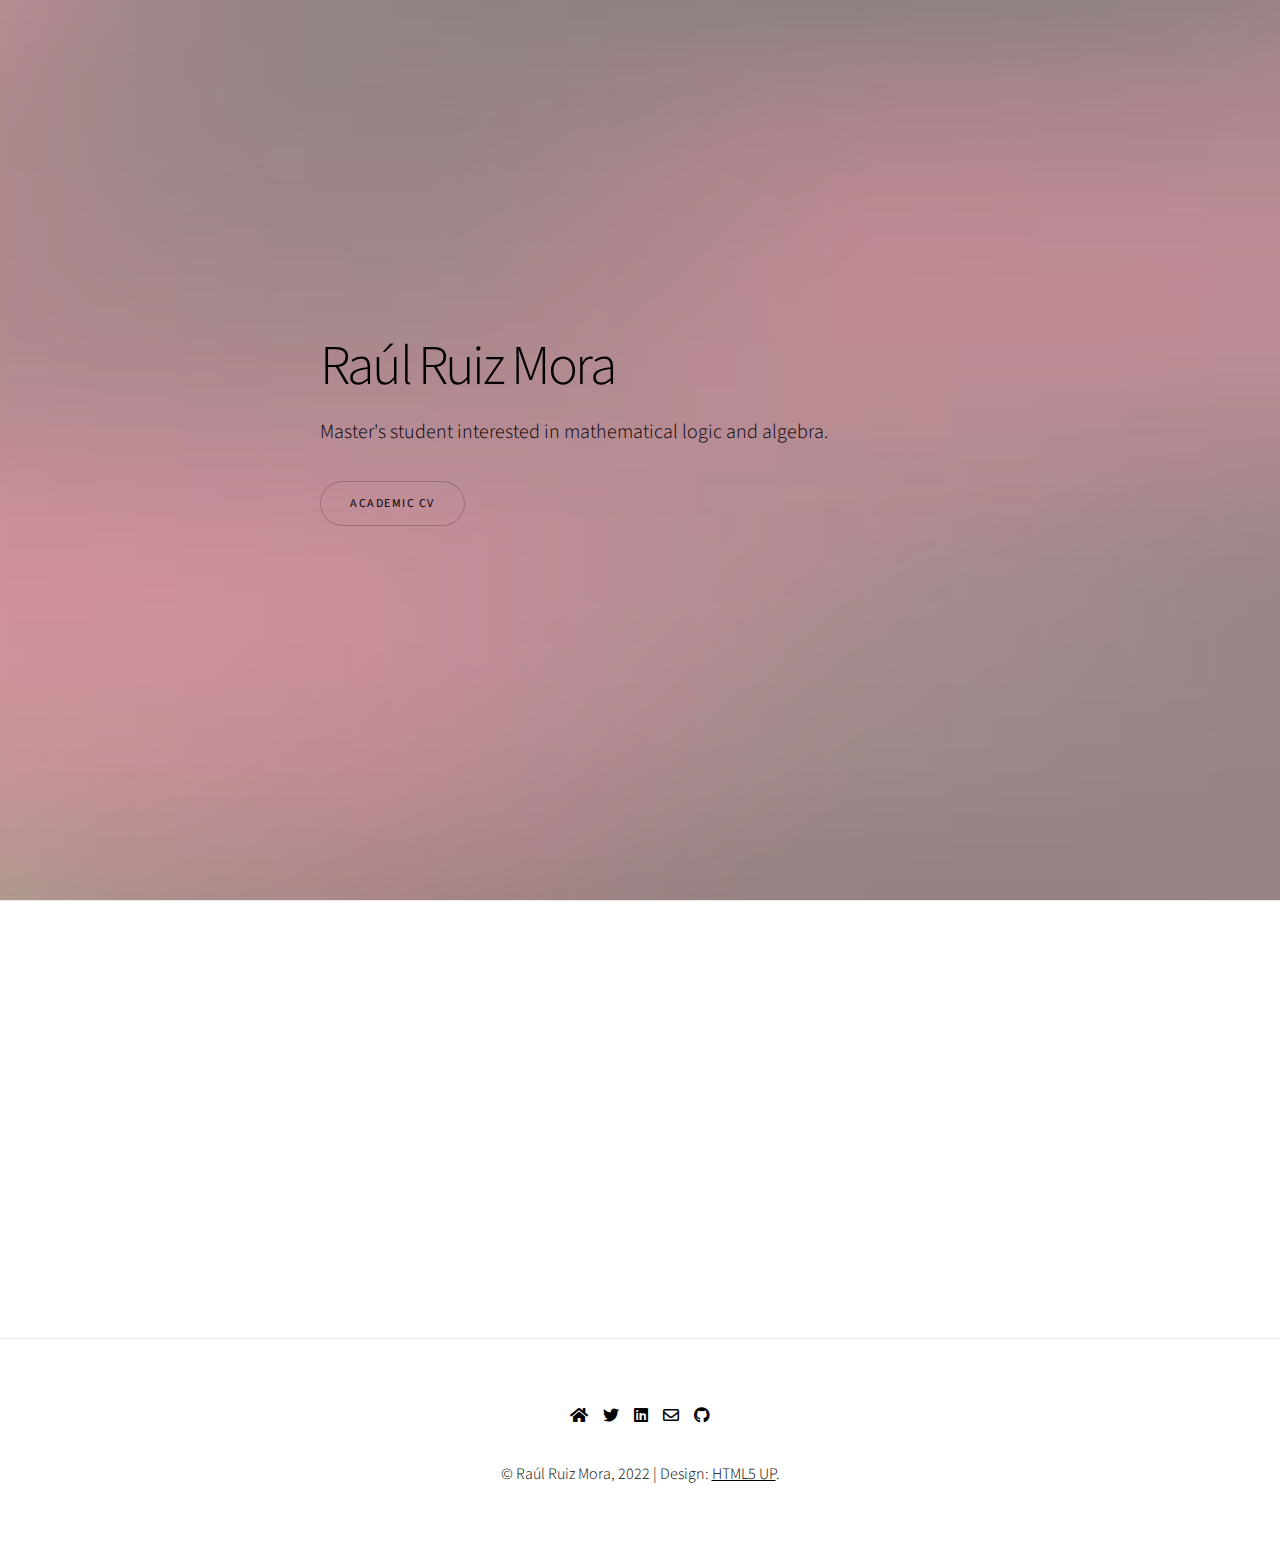
<file: index.html>
<!DOCTYPE HTML>

<!--
Raúl Ruiz Mora webpage Layout: Story by HTML5 UP | html5up.net | @ajlkn Under the CCA 3.0 license
(html5up.net/license)
-->

<html>
	<head>
		<title>Raúl Ruiz Mora</title>
		<meta charset="utf-8" />
		<meta name="viewport" content="width=device-width, initial-scale=1, user-scalable=no" />
		<link rel="stylesheet" href="assets/css/main.css" />
		<noscript><link rel="stylesheet" href="assets/css/noscript.css" /></noscript>
	</head>
	<body class="is-preload">

		<!-- Wrapper -->
			<div id="wrapper" class="divided">

				<!-- Banner -->
					<section class="banner style5 fullscreen content-align-left onscroll-content-fade-up onload-content-fade-up">
						<div class="content">
							<h1>Raúl Ruiz Mora</h1>
							<p class="major">Master's student interested in mathematical logic and algebra.</p>
							<ul class="actions stacked">
								<li><a href="./docs/CVRaulRuiz.pdf" class="button">Academic CV</a></li>
							</ul> 
					</div>
						<div class="image">
						<img src="images/banner.jpg" alt="" />
					</div>
				</section>

				<!-- Items -->
					<section class="wrapper style1 align-center">
						<div class="inner">
							<div class="items style3 small onscroll-fade-in">
								<section>
									<a href="AboutMe.html" class="icon fa-user fa-2x"><span class="label"></span></a>
									<h3>About me</h3>
								</section>
								<section>
									<a href="Thesis.html" class="icon fa-file-lines fa-2x"><span class="label"></span></a>
									<h3>BSc Thesis</h3>
								</section>
								<section>
									<a href="UnivAlg.html" class="icon fa-gem fa-2x"><span class="label"></span></a>
									<h3>Universal algebra</h3>
								</section>
								<section>
									<a href="LectureNotes.html" class="icon fa-folder fa-2x"><span class="label"></span></a>
									<h3>MSc Lecture notes</h3>
								</section>
							</div>
						</div>
					</section>

				<!-- Footer -->
					<footer class="wrapper style1 align-center">
						<div class="inner">
							<ul class="icons">
								<li><a href="https://ruizmoraraul.github.io/webpage"><span class="label"><i class="fas fa-home"></i></span></a></li>
								<li><a href="https://twitter.com/otromas187" class="icon brands style1 fa-twitter"><span class="label"></span></a></li>
								<li><a href="https://www.linkedin.com/in/ra%C3%BAl-r-b96449116/" class="icon brands style1 fa-linkedin"><span class="label"></span></a></li>
								<li><a href="mailto:ruizmoraraul@gmail.com" class="icon style1 fa-envelope"><span class="label"></span></a></li>
								<li><a href="https://github.com/ruizmoraraul" class="icon brands style1 fa-github"><span class="label"></span></a></li>
							</ul>
							<p>&copy; Raúl Ruiz Mora, 2022 | Design: <a href="https://html5up.net">HTML5 UP</a>.</p>
						</div>
					</footer>

			</div>

		<!-- Scripts -->
			<script src="assets/js/jquery.min.js"></script>
			<script src="assets/js/jquery.scrollex.min.js"></script>
			<script src="assets/js/jquery.scrolly.min.js"></script>
			<script src="assets/js/browser.min.js"></script>
			<script src="assets/js/breakpoints.min.js"></script>
			<script src="assets/js/util.js"></script>
			<script src="assets/js/main.js"></script>
	</body>
</html>
</file>
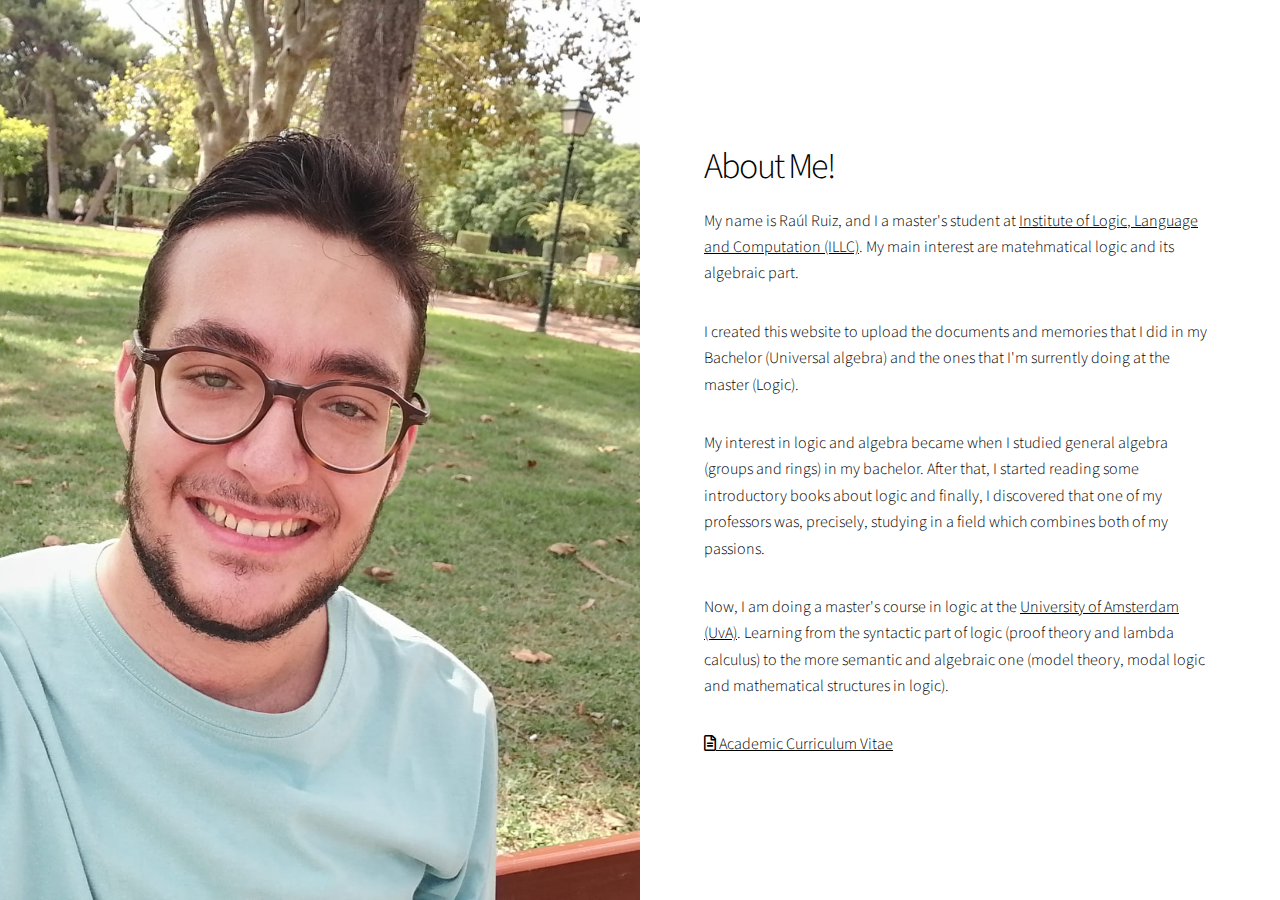
<file: AboutMe.html>
<!DOCTYPE HTML>

<!--
Raúl Ruiz Mora webpage Layout: Story by HTML5 UP | html5up.net | @ajlkn Under the CCA 3.0 license
(html5up.net/license)
-->

<html>
	<head>
		<title>About Me</title>
		<meta charset="utf-8" />
		<meta name="viewport" content="width=device-width, initial-scale=1, user-scalable=no" />
		<link rel="stylesheet" href="assets/css/main.css" />
		<noscript><link rel="stylesheet" href="assets/css/noscript.css" /></noscript>
	</head>
	<body class="is-preload">
		<div id="wrapper" class="divided">
						<section class="banner style1 fullscreen orient-right content-align-left">
							<div class="content">
								<h2>About Me!</h2>
								<p>My name is Raúl Ruiz, and I a master's student at <a href="https://www.illc.uva.nl/">
								Institute of Logic, Language and Computation (ILLC)</a>. My main interest are matehmatical logic
								and its algebraic part.</p>
								
								<p>I created this website to upload the documents and memories that I did in my Bachelor (Universal algebra)
								and the ones that I'm surrently doing at the master (Logic).</p>
								
								<p>My interest in logic and algebra
								became when I studied general algebra (groups and rings) in my bachelor. After that, I started reading
								some introductory books about logic and finally, I discovered that one of my professors was, precisely,
								studying in a field which combines both of my passions.</p>
								
								<p>Now, I am doing a master's course in logic at the <a href="https://www.uva.nl/en">
								University of Amsterdam (UvA)</a>. Learning from the syntactic part of logic (proof theory and lambda calculus)
								to the more semantic and algebraic one (model theory, modal logic and mathematical structures in
								logic).</p>
								
								<a href="./docs/CVRaulRuiz.pdf" download=""><i class="fa-regular fa-file-lines"></i> Academic Curriculum Vitae</a></p>
						</div>
							<div class="image">
							<img src="images/Me.jpeg" alt="" />
						</div>
					</section>
		</div>
	</body>
</html>
</file>
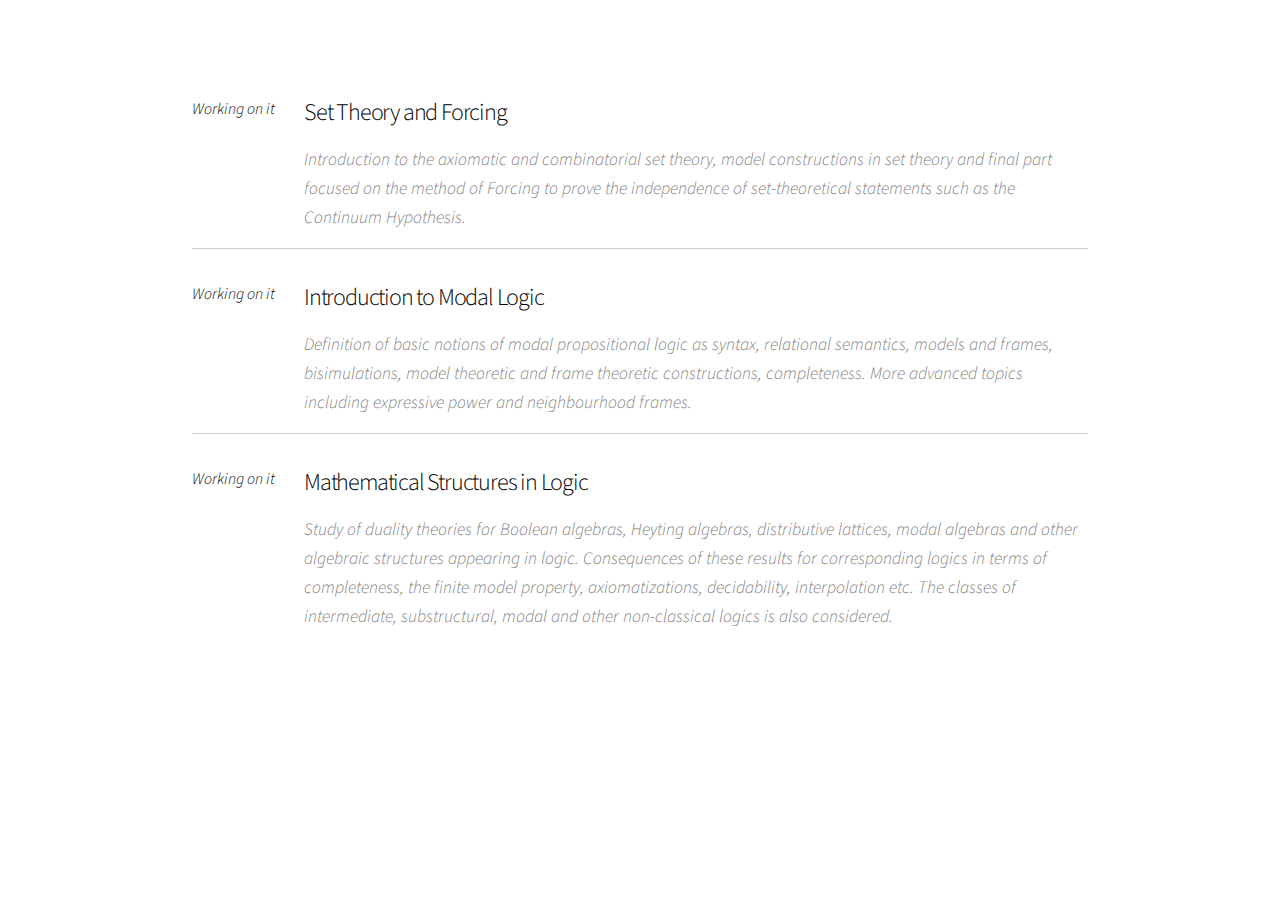
<file: LectureNotes.html>
<!DOCTYPE HTML>

<!--
Raúl Ruiz Mora webpage Layout: Story by HTML5 UP | html5up.net | @ajlkn Under the CCA 3.0 license
(html5up.net/license)
-->

<html>
	<head>
		<title>MSc Lecture Notes</title>
		<meta charset="utf-8" />
		<meta name="viewport" content="width=device-width, initial-scale=1, user-scalable=no" />
		<link rel="stylesheet" href="assets/css/main.css" />
		<noscript><link rel="stylesheet" href="assets/css/noscript.css" /></noscript>
	</head>
	
	<body class="is-preload">
		<section class="wrapper style1">
						<div class="inner ">
							<div class="index2 align-left">
								<section>
									<header>
										<!---<a href="" class="icon fa-file-lines fa-2x"></a>-->
										<i>Working on it</i>
									</header>
									<div class="content">
										<h3>Set Theory and Forcing</h3>
										
										<p class="gray"><i> Introduction to the axiomatic and combinatorial set theory,
										model constructions in set theory and final part focused on the method of
										Forcing to prove the independence of set-theoretical statements such as
										the Continuum Hypothesis.</i></p>
								</section>
								
								<section>
									<header>
										<!--<a href="" class="icon fa-file-lines fa-2x"></a>-->
										<i>Working on it</i>
									</header>
									<div class="content">
										<h3>Introduction to Modal Logic</h3>
									
										<p class="gray"><i>Definition of basic notions of modal propositional logic as
										syntax, relational semantics, models and frames, bisimulations, model theoretic 
										and frame theoretic constructions, completeness. More advanced topics including 
										expressive power and neighbourhood frames.</i></p>
								</section>
								
								<section>
									<header>
										<!--<a href="" class="icon fa-file-lines fa-2x"></a>-->
										<i>Working on it</i>
									</header>
									<div class="content">
										<h3>Mathematical Structures in Logic</h3>
										
										<p class="gray"><i>Study of duality theories for Boolean algebras, 
										Heyting algebras, distributive lattices, modal algebras and other algebraic 
										structures appearing in logic. Consequences of these 
										results for corresponding logics in terms of completeness, the finite model 
										property, axiomatizations, decidability, interpolation etc. The classes of 
										intermediate, substructural, modal and other non-classical logics is also 
										considered.</i></p>
								</section>
								<!---<section>
									<header>
										<!--<a href="" class="icon fa-file-lines fa-2x"></a>
										<i>Working on it</i>
									</header>
									<div class="content">
										<h3>Model Theory</h3>
										
										<p class="gray"><i></i></p>
								</section>-->
								
								<!---<section>
									<header>
										<!--<a href="" class="icon fa-file-lines fa-2x"></a>
										<i>Working on it</i>
									</header>
									<div class="content">
										<h3>Category Theory</h3>
										
										<p class="gray"<i></i></p>
								</section>-->
	</body>
</html>
</file>
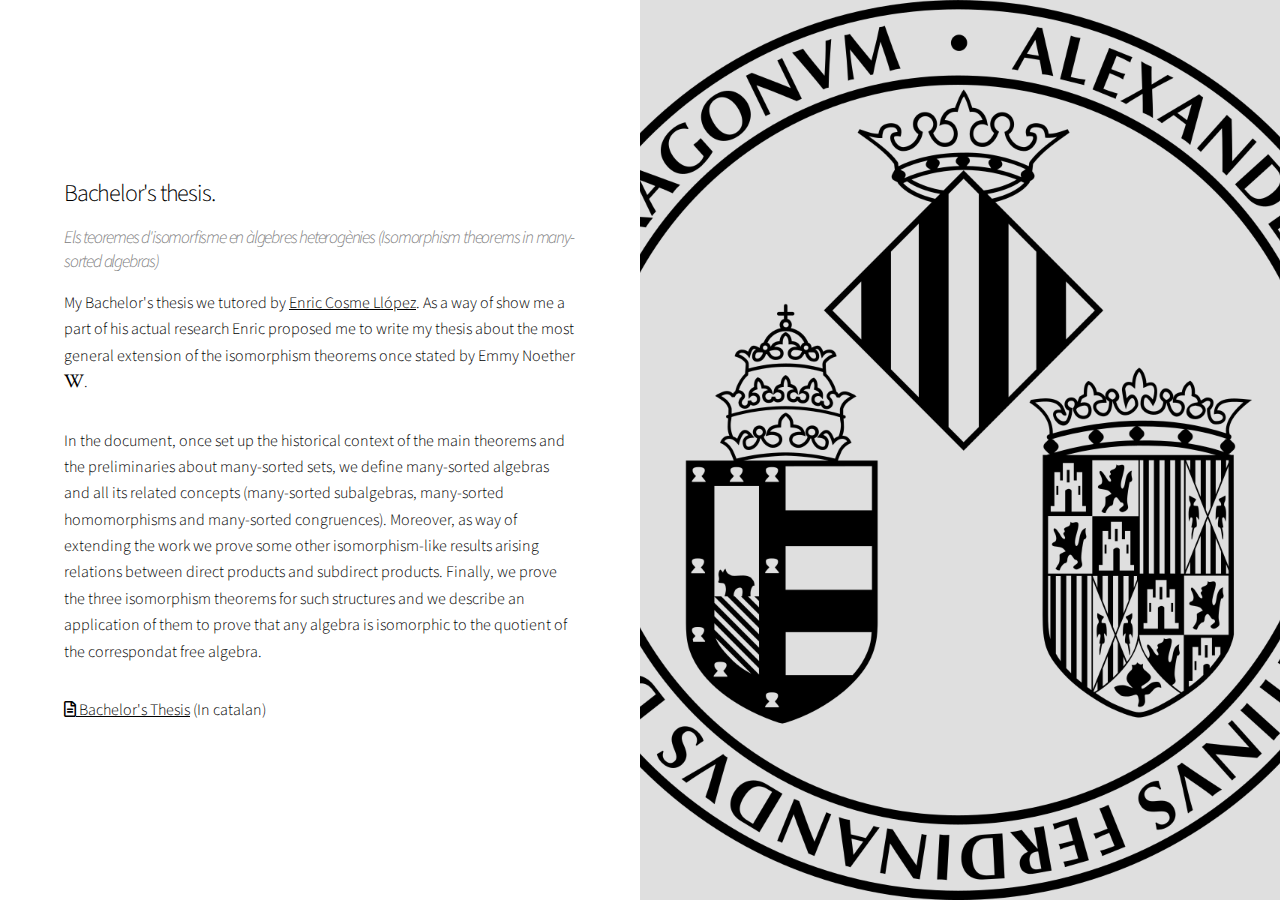
<file: Thesis.html>
<!DOCTYPE HTML>

<!--
Raúl Ruiz Mora webpage Layout: Story by HTML5 UP | html5up.net | @ajlkn Under the CCA 3.0 license
(html5up.net/license)
-->

<html>
	<head>
		<title>BSc Thesis</title>
		<meta charset="utf-8" />
		<meta name="viewport" content="width=device-width, initial-scale=1, user-scalable=no" />
		<link rel="stylesheet" href="assets/css/main.css" />
		<noscript><link rel="stylesheet" href="assets/css/noscript.css" /></noscript>
	</head>
	<body class="is-preload">
		<div id="wrapper" class="divided">
						<section class="banner style1 fullscreen orient-left content-align-left">
							<div class="content">
								<header>	
								<h3>Bachelor's thesis.<h3>
								<p class="gray">Els teoremes d'isomorfisme en àlgebres heterogènies
								(Isomorphism theorems in many-sorted algebras)</p>
								</header>
								
								<p>My Bachelor's thesis we tutored by <a href="https://www.uv.es/coslloen/">Enric Cosme Llópez</a>.
								As a way of show me a part of his actual research Enric proposed me to write my thesis about the most
								general extension of the isomorphism theorems once stated by Emmy Noether 
								<a href="https://en.wikipedia.org/wiki/Isomorphism_theorems"><i class="fab fa-wikipedia-w"></i></a>.</p>
								
								<p>In the document, once set up the historical context of the main theorems and 
								the preliminaries about many-sorted sets, we define many-sorted algebras and all its related concepts
								(many-sorted subalgebras, many-sorted homomorphisms and many-sorted congruences). Moreover, as way of extending
								the work we prove some other isomorphism-like results arising relations between direct products and subdirect products. 
								Finally, we prove the three isomorphism theorems for such structures and we describe an application of them to prove 
								that any algebra is isomorphic to the quotient of the correspondat free algebra.</p>
								
								<a href="./docs/2021Ruiz.pdf" download=""><i class="fa-regular fa-file-lines"></i> Bachelor's Thesis</a> (In catalan)</p>
						</div>
							<div class="image">
							<img src="images/UV.png" alt="" />
						</div>
					</section>
		</div>
	</body>
</html>
</file>
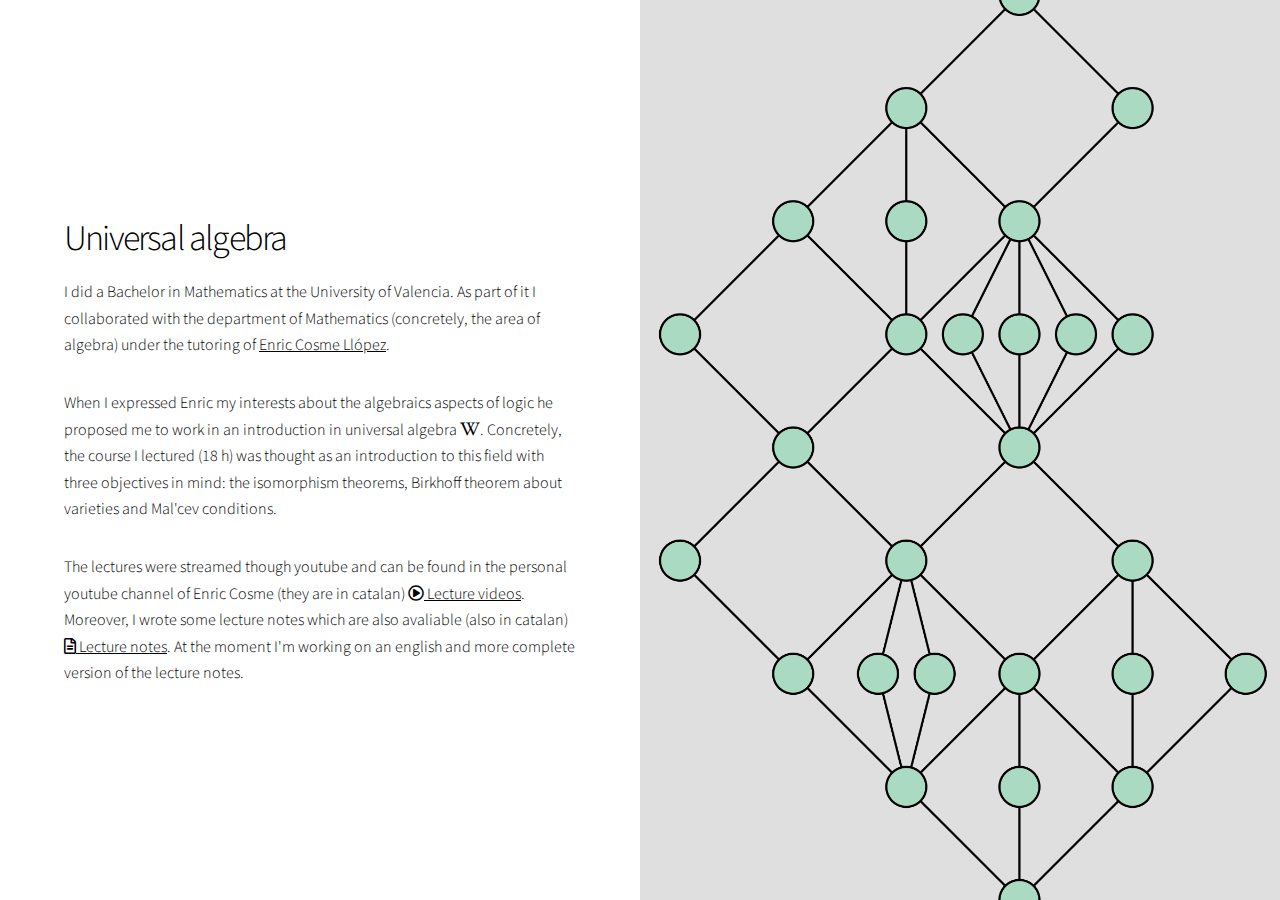
<file: UnivAlg.html>
<!DOCTYPE HTML>

<!--
Raúl Ruiz Mora webpage Layout: Story by HTML5 UP | html5up.net | @ajlkn Under the CCA 3.0 license
(html5up.net/license)
-->

<html>
	<head>
		<title>Universal Algebra</title>
		<meta charset="utf-8" />
		<meta name="viewport" content="width=device-width, initial-scale=1, user-scalable=no" />
		<link rel="stylesheet" href="assets/css/main.css" />
		<noscript><link rel="stylesheet" href="assets/css/noscript.css" /></noscript>
	</head>
	
	<body class="is-preload">
		<div id="wrapper" class="divided">
						<section class="banner style1 fullscreen content-align-left">
							<div class="content">
								<h2>Universal algebra</h2>
								<p> I did a Bachelor in Mathematics at the University of Valencia. As part of it I collaborated
								with the department of Mathematics (concretely, the area of algebra) under the tutoring of
								<a href="https://www.uv.es/coslloen/">Enric Cosme Llópez</a>.</p>
								
								<p> When I expressed Enric my interests about the algebraics aspects of logic he proposed me
								to work in an introduction in universal algebra 
								<a href="https://en.wikipedia.org/wiki/Universal_algebra"><i class="fab fa-wikipedia-w"></i></a>.
								Concretely, the course I lectured (18 h) was thought as an introduction to this field with three
								objectives in mind: the isomorphism theorems, Birkhoff theorem about varieties and Mal'cev conditions.</p>
								
								<p> The lectures were streamed though youtube and can be found in the personal youtube channel of
								Enric Cosme (they are in catalan)
								<a href="https://www.youtube.com/channel/UCz_e3OukXk6rlvvURcQw5ZA/featured" target="_blank" rel="noopener noreferrer"><i class="fa-regular fa-circle-play"></i> Lecture videos</a>.
								Moreover, I wrote some lecture notes which are also avaliable (also in catalan)
								<a href="./docs/AlgUniv.pdf" download=""><i class="fa-regular fa-file-lines"></i> Lecture notes</a>.
								At the moment I'm working on an english and more complete version of the lecture notes.</p>
						</div>
							<div class="image">
							<img src="images/UnivAlg.png" alt="" />
						</div>
					</section>
		</div>
	</body>
</html>
</file>
<file: assets/css/noscript.css>
/*
	Story by HTML5 UP
	html5up.net | @ajlkn
	Free for personal and commercial use under the CCA 3.0 license (html5up.net/license)
*/

/* Banner (transitions) */

	.banner.onload-content-fade-up .content {
		-moz-transition: none;
		-webkit-transition: none;
		-ms-transition: none;
		transition: none;
	}

	body.is-preload .banner.onload-content-fade-up .content {
		-moz-transform: none;
		-webkit-transform: none;
		-ms-transform: none;
		transform: none;
		opacity: 1;
	}

	.banner.onload-content-fade-down .content {
		-moz-transition: none;
		-webkit-transition: none;
		-ms-transition: none;
		transition: none;
	}

	body.is-preload .banner.onload-content-fade-down .content {
		-moz-transform: none;
		-webkit-transform: none;
		-ms-transform: none;
		transform: none;
		opacity: 1;
	}

	.banner.onload-content-fade-left .content {
		-moz-transition: none;
		-webkit-transition: none;
		-ms-transition: none;
		transition: none;
	}

	body.is-preload .banner.onload-content-fade-left .content {
		-moz-transform: none;
		-webkit-transform: none;
		-ms-transform: none;
		transform: none;
		opacity: 1;
	}

	.banner.onload-content-fade-right .content {
		-moz-transition: none;
		-webkit-transition: none;
		-ms-transition: none;
		transition: none;
	}

	body.is-preload .banner.onload-content-fade-right .content {
		-moz-transform: none;
		-webkit-transform: none;
		-ms-transform: none;
		transform: none;
		opacity: 1;
	}

	.banner.onload-content-fade-in .content {
		-moz-transition: none;
		-webkit-transition: none;
		-ms-transition: none;
		transition: none;
	}

	body.is-preload .banner.onload-content-fade-in .content {
		-moz-transform: none;
		-webkit-transform: none;
		-ms-transform: none;
		transform: none;
		opacity: 1;
	}

	.banner.onload-image-fade-up .image {
		-moz-transition: none;
		-webkit-transition: none;
		-ms-transition: none;
		transition: none;
	}

		.banner.onload-image-fade-up .image img {
			-moz-transition: none;
			-webkit-transition: none;
			-ms-transition: none;
			transition: none;
		}

	body.is-preload .banner.onload-image-fade-up .image {
		-moz-transform: none;
		-webkit-transform: none;
		-ms-transform: none;
		transform: none;
		opacity: 1;
	}

		body.is-preload .banner.onload-image-fade-up .image img {
			opacity: 1;
		}

	.banner.onload-image-fade-down .image {
		-moz-transition: none;
		-webkit-transition: none;
		-ms-transition: none;
		transition: none;
	}

		.banner.onload-image-fade-down .image img {
			-moz-transition: none;
			-webkit-transition: none;
			-ms-transition: none;
			transition: none;
		}

	body.is-preload .banner.onload-image-fade-down .image {
		-moz-transform: none;
		-webkit-transform: none;
		-ms-transform: none;
		transform: none;
		opacity: 1;
	}

		body.is-preload .banner.onload-image-fade-down .image img {
			opacity: 1;
		}

	.banner.onload-image-fade-left .image {
		-moz-transition: none;
		-webkit-transition: none;
		-ms-transition: none;
		transition: none;
	}

		.banner.onload-image-fade-left .image img {
			-moz-transition: none;
			-webkit-transition: none;
			-ms-transition: none;
			transition: none;
		}

	body.is-preload .banner.onload-image-fade-left .image {
		-moz-transform: none;
		-webkit-transform: none;
		-ms-transform: none;
		transform: none;
		opacity: 1;
	}

		body.is-preload .banner.onload-image-fade-left .image img {
			opacity: 1;
		}

	.banner.onload-image-fade-right .image {
		-moz-transition: none;
		-webkit-transition: none;
		-ms-transition: none;
		transition: none;
	}

		.banner.onload-image-fade-right .image img {
			-moz-transition: none;
			-webkit-transition: none;
			-ms-transition: none;
			transition: none;
		}

	body.is-preload .banner.onload-image-fade-right .image {
		-moz-transform: none;
		-webkit-transform: none;
		-ms-transform: none;
		transform: none;
		opacity: 1;
	}

		body.is-preload .banner.onload-image-fade-right .image img {
			opacity: 1;
		}

	.banner.onload-image-fade-in .image img {
		-moz-transition: none;
		-webkit-transition: none;
		-ms-transition: none;
		transition: none;
	}

	body.is-preload .banner.onload-image-fade-in .image img {
		opacity: 1;
	}

	.banner.onscroll-content-fade-up .content {
		-moz-transition: none;
		-webkit-transition: none;
		-ms-transition: none;
		transition: none;
	}

	.banner.onscroll-content-fade-up.is-inactive .content {
		-moz-transform: none;
		-webkit-transform: none;
		-ms-transform: none;
		transform: none;
		opacity: 1;
	}

	.banner.onscroll-content-fade-down .content {
		-moz-transition: none;
		-webkit-transition: none;
		-ms-transition: none;
		transition: none;
	}

	.banner.onscroll-content-fade-down.is-inactive .content {
		-moz-transform: none;
		-webkit-transform: none;
		-ms-transform: none;
		transform: none;
		opacity: 1;
	}

	.banner.onscroll-content-fade-left .content {
		-moz-transition: none;
		-webkit-transition: none;
		-ms-transition: none;
		transition: none;
	}

	.banner.onscroll-content-fade-left.is-inactive .content {
		-moz-transform: none;
		-webkit-transform: none;
		-ms-transform: none;
		transform: none;
		opacity: 1;
	}

	.banner.onscroll-content-fade-right .content {
		-moz-transition: none;
		-webkit-transition: none;
		-ms-transition: none;
		transition: none;
	}

	.banner.onscroll-content-fade-right.is-inactive .content {
		-moz-transform: none;
		-webkit-transform: none;
		-ms-transform: none;
		transform: none;
		opacity: 1;
	}

	.banner.onscroll-content-fade-in .content {
		-moz-transition: none;
		-webkit-transition: none;
		-ms-transition: none;
		transition: none;
	}

	.banner.onscroll-content-fade-in.is-inactive .content {
		-moz-transform: none;
		-webkit-transform: none;
		-ms-transform: none;
		transform: none;
		opacity: 1;
	}

	.banner.onscroll-image-fade-up .image {
		-moz-transition: none;
		-webkit-transition: none;
		-ms-transition: none;
		transition: none;
	}

		.banner.onscroll-image-fade-up .image img {
			-moz-transition: none;
			-webkit-transition: none;
			-ms-transition: none;
			transition: none;
		}

	.banner.onscroll-image-fade-up.is-inactive .image {
		-moz-transform: none;
		-webkit-transform: none;
		-ms-transform: none;
		transform: none;
		opacity: 1;
	}

		.banner.onscroll-image-fade-up.is-inactive .image img {
			opacity: 1;
		}

	.banner.onscroll-image-fade-down .image {
		-moz-transition: none;
		-webkit-transition: none;
		-ms-transition: none;
		transition: none;
	}

		.banner.onscroll-image-fade-down .image img {
			-moz-transition: none;
			-webkit-transition: none;
			-ms-transition: none;
			transition: none;
		}

	.banner.onscroll-image-fade-down.is-inactive .image {
		-moz-transform: none;
		-webkit-transform: none;
		-ms-transform: none;
		transform: none;
		opacity: 1;
	}

		.banner.onscroll-image-fade-down.is-inactive .image img {
			opacity: 1;
		}

	.banner.onscroll-image-fade-left .image {
		-moz-transition: none;
		-webkit-transition: none;
		-ms-transition: none;
		transition: none;
	}

		.banner.onscroll-image-fade-left .image img {
			-moz-transition: none;
			-webkit-transition: none;
			-ms-transition: none;
			transition: none;
		}

	.banner.onscroll-image-fade-left.is-inactive .image {
		-moz-transform: none;
		-webkit-transform: none;
		-ms-transform: none;
		transform: none;
		opacity: 1;
	}

		.banner.onscroll-image-fade-left.is-inactive .image img {
			opacity: 1;
		}

	.banner.onscroll-image-fade-right .image {
		-moz-transition: none;
		-webkit-transition: none;
		-ms-transition: none;
		transition: none;
	}

		.banner.onscroll-image-fade-right .image img {
			-moz-transition: none;
			-webkit-transition: none;
			-ms-transition: none;
			transition: none;
		}

	.banner.onscroll-image-fade-right.is-inactive .image {
		-moz-transform: none;
		-webkit-transform: none;
		-ms-transform: none;
		transform: none;
		opacity: 1;
	}

		.banner.onscroll-image-fade-right.is-inactive .image img {
			opacity: 1;
		}

	.banner.onscroll-image-fade-in .image img {
		-moz-transition: none;
		-webkit-transition: none;
		-ms-transition: none;
		transition: none;
	}

	.banner.onscroll-image-fade-in.is-inactive .image img {
		opacity: 1;
	}
</file>
<file: assets/css/main.css>
@import url(fontawesome.min.css);
@import url(fontawesome-all.min.css);
@import url(all.min.css);
@import url("https://fonts.googleapis.com/css?family=Source+Sans+Pro:300,300i,400,400i");

/*
	Story by HTML5 UP
	html5up.net | @ajlkn
	Free for personal and commercial use under the CCA 3.0 license (html5up.net/license)
*/

html, body, div, span, applet, object,
iframe, h1, h2, h3, h4, h5, h6, p, blockquote,
pre, a, abbr, acronym, address, big, cite,
code, del, dfn, em, img, ins, kbd, q, s, samp,
small, strike, strong, sub, sup, tt, var, b,
u, i, center, dl, dt, dd, ol, ul, li, fieldset,
form, label, legend, table, caption, tbody,
tfoot, thead, tr, th, td, article, aside,
canvas, details, embed, figure, figcaption,
footer, header, hgroup, menu, nav, output, ruby,
section, summary, time, mark, audio, video {
	margin: 0;
	padding: 0;
	border: 0;
	font-size: 100%;
	font: inherit;
	vertical-align: baseline;}

article, aside, details, figcaption, figure,
footer, header, hgroup, menu, nav, section {
	display: block;}

body {
	line-height: 1;
}

ol, ul {
	list-style: none;
}

blockquote, q {
	quotes: none;
}

	blockquote:before, blockquote:after, q:before, q:after {
		content: '';
		content: none;
	}

table {
	border-collapse: collapse;
	border-spacing: 0;
}

body {
	-webkit-text-size-adjust: none;
}

mark {
	background-color: transparent;
	color: inherit;
}

input::-moz-focus-inner {
	border: 0;
	padding: 0;
}

input, select, textarea {
	-moz-appearance: none;
	-webkit-appearance: none;
	-ms-appearance: none;
	appearance: none;
}

/* Basic */

	@-ms-viewport {
		width: device-width;
	}

	body {
		-ms-overflow-style: scrollbar;
	}

	@media screen and (max-width: 480px) {

		html, body {
			min-width: 320px;
		}

	}

	html {
		box-sizing: border-box;
	}

	*, *:before, *:after {
		box-sizing: inherit;
	}

	body {
		background: #ffffff;
	}

		body.is-preload *, body.is-preload *:before, body.is-preload *:after {
			-moz-animation: none !important;
			-webkit-animation: none !important;
			-ms-animation: none !important;
			animation: none !important;
			-moz-transition: none !important;
			-webkit-transition: none !important;
			-ms-transition: none !important;
			transition: none !important;
		}

/* Type */

	html {
		font-size: 18pt;
	}

		@media screen and (max-width: 1680px) {

			html {
				font-size: 14pt;
			}

		}

		@media screen and (max-width: 1280px) {

			html {
				font-size: 12pt;
			}

		}

		@media screen and (max-width: 736px) {

			html {
				font-size: 11pt;
			}

		}

		@media screen and (max-width: 360px) {

			html {
				font-size: 10pt;
			}

		}

	body {
		background-color: #ffffff;
		color: #000000;
	}

	body, input, select, textarea {
		font-family: "Source Sans Pro", Helvetica, sans-serif;
		font-size: 1rem;
		font-weight: 300;
		line-height: 1.65;
	}

	a {
		-moz-transition: color 0.2s ease-in-out;
		-webkit-transition: color 0.2s ease-in-out;
		-ms-transition: color 0.2s ease-in-out;
		transition: color 0.2s ease-in-out;
		text-decoration: underline;
	}

		a:hover {
			text-decoration: none;
		}

	strong, b {
		font-weight: 400;
	}

	em, i {
		font-style: italic;
	}

	p {
		margin: 0 0 2rem 0;
	}

		p.major {
			font-size: 1.25rem;
		}

		p.gray {
			margin: 0 0 0rem 0;
			color: gray;
			font-size: 1.10rem;
		}

	h1, h2, h3, h4, h5, h6 {
		font-weight: 300;
		line-height: 1.375;
		letter-spacing: -0.05em;
		margin: 0 0 1rem 0;
	}

		h1 a, h2 a, h3 a, h4 a, h5 a, h6 a {
			color: inherit;
			text-decoration: none;
		}

	h1 {
		font-size: 3.5rem;
		line-height: 1.2;
	}

	h2 {
		font-size: 2.25rem;
	}

	h3 {
		font-size: 1.5rem;
	}

	h4 {
		font-size: 1.1rem;
	}

	h5 {
		font-size: 0.9rem;
	}

	h6 {
		font-size: 0.7rem;
	}

	sub {
		font-size: 0.8rem;
		position: relative;
		top: 0.5rem;
	}

	sup {
		font-size: 0.8rem;
		position: relative;
		top: -0.5rem;
	}

	blockquote {
		border-left: solid 4px;
		font-style: italic;
		margin: 0 0 2rem 0;
		padding: 0.5rem 0 0.5rem 2rem;
	}

	code {
		border-radius: 4px;
		font-family: "Courier New", monospace;
		font-size: 0.9em;
		margin: 0 0.25rem;
		padding: 0.25rem 0.325rem;
	}

	pre {
		-webkit-overflow-scrolling: touch;
		font-family: "Courier New", monospace;
		font-size: 0.9em;
		margin: 0 0 2rem 0;
	}

		pre code {
			display: block;
			line-height: 1.5;
			padding: 0.75rem 1rem;
			overflow-x: auto;
		}

	hr {
		border: 0;
		border-bottom: solid 1px;
		margin: 2.5rem 0;
	}

		hr.major {
			margin: 3.5rem 0;
		}

	.align-left {
		text-align: left;
	}

	.align-center {
		text-align: center;
	}

	.align-right {
		text-align: right;
	}

	@media screen and (max-width: 736px) {

		p.major {
			font-size: 1.1rem;
		}

		h1 {
			font-size: 2.5rem;
		}

		h2 {
			font-size: 2rem;
		}

		h3 {
			font-size: 1.25rem;
		}

		h4 {
			font-size: 1rem;
		}

	}

	input, select, textarea {
		color: #000000;
	}

	a {
		color: #000000;
	}

		a:hover {
			color: #47D3E5;
		}

	strong, b {
		color: #000000;
	}

	h1, h2, h3, h4, h5, h6 {
		color: #000000;
	}

	blockquote {
		border-left-color: rgba(0, 0, 0, 0.2);
	}

	code {
		background: rgba(0, 0, 0, 0.05);
		border-color: rgba(0, 0, 0, 0.2);
	}

	hr {
		border-bottom-color: rgba(0, 0, 0, 0.2);
	}

/* Row */

	.row {
		display: flex;
		flex-wrap: wrap;
		box-sizing: border-box;
		align-items: stretch;
	}

		.row > * {
			box-sizing: border-box;
		}

		.row.gtr-uniform > * > :last-child {
			margin-bottom: 0;
		}

		.row.aln-left {
			justify-content: flex-start;
		}

		.row.aln-center {
			justify-content: center;
		}

		.row.aln-right {
			justify-content: flex-end;
		}

		.row.aln-top {
			align-items: flex-start;
		}

		.row.aln-middle {
			align-items: center;
		}

		.row.aln-bottom {
			align-items: flex-end;
		}

		.row > .imp {
			order: -1;
		}

		.row > .col-1 {
			width: 8.33333%;
		}

		.row > .off-1 {
			margin-left: 8.33333%;
		}

		.row > .col-2 {
			width: 16.66667%;
		}

		.row > .off-2 {
			margin-left: 16.66667%;
		}

		.row > .col-3 {
			width: 25%;
		}

		.row > .off-3 {
			margin-left: 25%;
		}

		.row > .col-4 {
			width: 33.33333%;
		}

		.row > .off-4 {
			margin-left: 33.33333%;
		}

		.row > .col-5 {
			width: 41.66667%;
		}

		.row > .off-5 {
			margin-left: 41.66667%;
		}

		.row > .col-6 {
			width: 50%;
		}

		.row > .off-6 {
			margin-left: 50%;
		}

		.row > .col-7 {
			width: 58.33333%;
		}

		.row > .off-7 {
			margin-left: 58.33333%;
		}

		.row > .col-8 {
			width: 66.66667%;
		}

		.row > .off-8 {
			margin-left: 66.66667%;
		}

		.row > .col-9 {
			width: 75%;
		}

		.row > .off-9 {
			margin-left: 75%;
		}

		.row > .col-10 {
			width: 83.33333%;
		}

		.row > .off-10 {
			margin-left: 83.33333%;
		}

		.row > .col-11 {
			width: 91.66667%;
		}

		.row > .off-11 {
			margin-left: 91.66667%;
		}

		.row > .col-12 {
			width: 100%;
		}

		.row > .off-12 {
			margin-left: 100%;
		}

		.row.gtr-0 {
			margin-top: 0;
			margin-left: 0rem;
		}

			.row.gtr-0 > * {
				padding: 0 0 0 0rem;
			}

			.row.gtr-0.gtr-uniform {
				margin-top: 0rem;
			}

				.row.gtr-0.gtr-uniform > * {
					padding-top: 0rem;
				}

		.row.gtr-25 {
			margin-top: 0;
			margin-left: -0.5rem;
		}

			.row.gtr-25 > * {
				padding: 0 0 0 0.5rem;
			}

			.row.gtr-25.gtr-uniform {
				margin-top: -0.5rem;
			}

				.row.gtr-25.gtr-uniform > * {
					padding-top: 0.5rem;
				}

		.row.gtr-50 {
			margin-top: 0;
			margin-left: -1rem;
		}

			.row.gtr-50 > * {
				padding: 0 0 0 1rem;
			}

			.row.gtr-50.gtr-uniform {
				margin-top: -1rem;
			}

				.row.gtr-50.gtr-uniform > * {
					padding-top: 1rem;
				}

		.row {
			margin-top: 0;
			margin-left: -2rem;
		}

			.row > * {
				padding: 0 0 0 2rem;
			}

			.row.gtr-uniform {
				margin-top: -2rem;
			}

				.row.gtr-uniform > * {
					padding-top: 2rem;
				}

		.row.gtr-150 {
			margin-top: 0;
			margin-left: -3rem;
		}

			.row.gtr-150 > * {
				padding: 0 0 0 3rem;
			}

			.row.gtr-150.gtr-uniform {
				margin-top: -3rem;
			}

				.row.gtr-150.gtr-uniform > * {
					padding-top: 3rem;
				}

		.row.gtr-200 {
			margin-top: 0;
			margin-left: -4rem;
		}

			.row.gtr-200 > * {
				padding: 0 0 0 4rem;
			}

			.row.gtr-200.gtr-uniform {
				margin-top: -4rem;
			}

				.row.gtr-200.gtr-uniform > * {
					padding-top: 4rem;
				}

		@media screen and (max-width: 1680px) {

			.row {
				display: flex;
				flex-wrap: wrap;
				box-sizing: border-box;
				align-items: stretch;
			}

				.row > * {
					box-sizing: border-box;
				}

				.row.gtr-uniform > * > :last-child {
					margin-bottom: 0;
				}

				.row.aln-left {
					justify-content: flex-start;
				}

				.row.aln-center {
					justify-content: center;
				}

				.row.aln-right {
					justify-content: flex-end;
				}

				.row.aln-top {
					align-items: flex-start;
				}

				.row.aln-middle {
					align-items: center;
				}

				.row.aln-bottom {
					align-items: flex-end;
				}

				.row > .imp-xlarge {
					order: -1;
				}

				.row > .col-1-xlarge {
					width: 8.33333%;
				}

				.row > .off-1-xlarge {
					margin-left: 8.33333%;
				}

				.row > .col-2-xlarge {
					width: 16.66667%;
				}

				.row > .off-2-xlarge {
					margin-left: 16.66667%;
				}

				.row > .col-3-xlarge {
					width: 25%;
				}

				.row > .off-3-xlarge {
					margin-left: 25%;
				}

				.row > .col-4-xlarge {
					width: 33.33333%;
				}

				.row > .off-4-xlarge {
					margin-left: 33.33333%;
				}

				.row > .col-5-xlarge {
					width: 41.66667%;
				}

				.row > .off-5-xlarge {
					margin-left: 41.66667%;
				}

				.row > .col-6-xlarge {
					width: 50%;
				}

				.row > .off-6-xlarge {
					margin-left: 50%;
				}

				.row > .col-7-xlarge {
					width: 58.33333%;
				}

				.row > .off-7-xlarge {
					margin-left: 58.33333%;
				}

				.row > .col-8-xlarge {
					width: 66.66667%;
				}

				.row > .off-8-xlarge {
					margin-left: 66.66667%;
				}

				.row > .col-9-xlarge {
					width: 75%;
				}

				.row > .off-9-xlarge {
					margin-left: 75%;
				}

				.row > .col-10-xlarge {
					width: 83.33333%;
				}

				.row > .off-10-xlarge {
					margin-left: 83.33333%;
				}

				.row > .col-11-xlarge {
					width: 91.66667%;
				}

				.row > .off-11-xlarge {
					margin-left: 91.66667%;
				}

				.row > .col-12-xlarge {
					width: 100%;
				}

				.row > .off-12-xlarge {
					margin-left: 100%;
				}

				.row.gtr-0 {
					margin-top: 0;
					margin-left: 0rem;
				}

					.row.gtr-0 > * {
						padding: 0 0 0 0rem;
					}

					.row.gtr-0.gtr-uniform {
						margin-top: 0rem;
					}

						.row.gtr-0.gtr-uniform > * {
							padding-top: 0rem;
						}

				.row.gtr-25 {
					margin-top: 0;
					margin-left: -0.5rem;
				}

					.row.gtr-25 > * {
						padding: 0 0 0 0.5rem;
					}

					.row.gtr-25.gtr-uniform {
						margin-top: -0.5rem;
					}

						.row.gtr-25.gtr-uniform > * {
							padding-top: 0.5rem;
						}

				.row.gtr-50 {
					margin-top: 0;
					margin-left: -1rem;
				}

					.row.gtr-50 > * {
						padding: 0 0 0 1rem;
					}

					.row.gtr-50.gtr-uniform {
						margin-top: -1rem;
					}

						.row.gtr-50.gtr-uniform > * {
							padding-top: 1rem;
						}

				.row {
					margin-top: 0;
					margin-left: -2rem;
				}

					.row > * {
						padding: 0 0 0 2rem;
					}

					.row.gtr-uniform {
						margin-top: -2rem;
					}

						.row.gtr-uniform > * {
							padding-top: 2rem;
						}

				.row.gtr-150 {
					margin-top: 0;
					margin-left: -3rem;
				}

					.row.gtr-150 > * {
						padding: 0 0 0 3rem;
					}

					.row.gtr-150.gtr-uniform {
						margin-top: -3rem;
					}

						.row.gtr-150.gtr-uniform > * {
							padding-top: 3rem;
						}

				.row.gtr-200 {
					margin-top: 0;
					margin-left: -4rem;
				}

					.row.gtr-200 > * {
						padding: 0 0 0 4rem;
					}

					.row.gtr-200.gtr-uniform {
						margin-top: -4rem;
					}

						.row.gtr-200.gtr-uniform > * {
							padding-top: 4rem;
						}

		}

		@media screen and (max-width: 1280px) {

			.row {
				display: flex;
				flex-wrap: wrap;
				box-sizing: border-box;
				align-items: stretch;
			}

				.row > * {
					box-sizing: border-box;
				}

				.row.gtr-uniform > * > :last-child {
					margin-bottom: 0;
				}

				.row.aln-left {
					justify-content: flex-start;
				}

				.row.aln-center {
					justify-content: center;
				}

				.row.aln-right {
					justify-content: flex-end;
				}

				.row.aln-top {
					align-items: flex-start;
				}

				.row.aln-middle {
					align-items: center;
				}

				.row.aln-bottom {
					align-items: flex-end;
				}

				.row > .imp-large {
					order: -1;
				}

				.row > .col-1-large {
					width: 8.33333%;
				}

				.row > .off-1-large {
					margin-left: 8.33333%;
				}

				.row > .col-2-large {
					width: 16.66667%;
				}

				.row > .off-2-large {
					margin-left: 16.66667%;
				}

				.row > .col-3-large {
					width: 25%;
				}

				.row > .off-3-large {
					margin-left: 25%;
				}

				.row > .col-4-large {
					width: 33.33333%;
				}

				.row > .off-4-large {
					margin-left: 33.33333%;
				}

				.row > .col-5-large {
					width: 41.66667%;
				}

				.row > .off-5-large {
					margin-left: 41.66667%;
				}

				.row > .col-6-large {
					width: 50%;
				}

				.row > .off-6-large {
					margin-left: 50%;
				}

				.row > .col-7-large {
					width: 58.33333%;
				}

				.row > .off-7-large {
					margin-left: 58.33333%;
				}

				.row > .col-8-large {
					width: 66.66667%;
				}

				.row > .off-8-large {
					margin-left: 66.66667%;
				}

				.row > .col-9-large {
					width: 75%;
				}

				.row > .off-9-large {
					margin-left: 75%;
				}

				.row > .col-10-large {
					width: 83.33333%;
				}

				.row > .off-10-large {
					margin-left: 83.33333%;
				}

				.row > .col-11-large {
					width: 91.66667%;
				}

				.row > .off-11-large {
					margin-left: 91.66667%;
				}

				.row > .col-12-large {
					width: 100%;
				}

				.row > .off-12-large {
					margin-left: 100%;
				}

				.row.gtr-0 {
					margin-top: 0;
					margin-left: 0rem;
				}

					.row.gtr-0 > * {
						padding: 0 0 0 0rem;
					}

					.row.gtr-0.gtr-uniform {
						margin-top: 0rem;
					}

						.row.gtr-0.gtr-uniform > * {
							padding-top: 0rem;
						}

				.row.gtr-25 {
					margin-top: 0;
					margin-left: -0.5rem;
				}

					.row.gtr-25 > * {
						padding: 0 0 0 0.5rem;
					}

					.row.gtr-25.gtr-uniform {
						margin-top: -0.5rem;
					}

						.row.gtr-25.gtr-uniform > * {
							padding-top: 0.5rem;
						}

				.row.gtr-50 {
					margin-top: 0;
					margin-left: -1rem;
				}

					.row.gtr-50 > * {
						padding: 0 0 0 1rem;
					}

					.row.gtr-50.gtr-uniform {
						margin-top: -1rem;
					}

						.row.gtr-50.gtr-uniform > * {
							padding-top: 1rem;
						}

				.row {
					margin-top: 0;
					margin-left: -2rem;
				}

					.row > * {
						padding: 0 0 0 2rem;
					}

					.row.gtr-uniform {
						margin-top: -2rem;
					}

						.row.gtr-uniform > * {
							padding-top: 2rem;
						}

				.row.gtr-150 {
					margin-top: 0;
					margin-left: -3rem;
				}

					.row.gtr-150 > * {
						padding: 0 0 0 3rem;
					}

					.row.gtr-150.gtr-uniform {
						margin-top: -3rem;
					}

						.row.gtr-150.gtr-uniform > * {
							padding-top: 3rem;
						}

				.row.gtr-200 {
					margin-top: 0;
					margin-left: -4rem;
				}

					.row.gtr-200 > * {
						padding: 0 0 0 4rem;
					}

					.row.gtr-200.gtr-uniform {
						margin-top: -4rem;
					}

						.row.gtr-200.gtr-uniform > * {
							padding-top: 4rem;
						}

		}

		@media screen and (max-width: 980px) {

			.row {
				display: flex;
				flex-wrap: wrap;
				box-sizing: border-box;
				align-items: stretch;
			}

				.row > * {
					box-sizing: border-box;
				}

				.row.gtr-uniform > * > :last-child {
					margin-bottom: 0;
				}

				.row.aln-left {
					justify-content: flex-start;
				}

				.row.aln-center {
					justify-content: center;
				}

				.row.aln-right {
					justify-content: flex-end;
				}

				.row.aln-top {
					align-items: flex-start;
				}

				.row.aln-middle {
					align-items: center;
				}

				.row.aln-bottom {
					align-items: flex-end;
				}

				.row > .imp-medium {
					order: -1;
				}

				.row > .col-1-medium {
					width: 8.33333%;
				}

				.row > .off-1-medium {
					margin-left: 8.33333%;
				}

				.row > .col-2-medium {
					width: 16.66667%;
				}

				.row > .off-2-medium {
					margin-left: 16.66667%;
				}

				.row > .col-3-medium {
					width: 25%;
				}

				.row > .off-3-medium {
					margin-left: 25%;
				}

				.row > .col-4-medium {
					width: 33.33333%;
				}

				.row > .off-4-medium {
					margin-left: 33.33333%;
				}

				.row > .col-5-medium {
					width: 41.66667%;
				}

				.row > .off-5-medium {
					margin-left: 41.66667%;
				}

				.row > .col-6-medium {
					width: 50%;
				}

				.row > .off-6-medium {
					margin-left: 50%;
				}

				.row > .col-7-medium {
					width: 58.33333%;
				}

				.row > .off-7-medium {
					margin-left: 58.33333%;
				}

				.row > .col-8-medium {
					width: 66.66667%;
				}

				.row > .off-8-medium {
					margin-left: 66.66667%;
				}

				.row > .col-9-medium {
					width: 75%;
				}

				.row > .off-9-medium {
					margin-left: 75%;
				}

				.row > .col-10-medium {
					width: 83.33333%;
				}

				.row > .off-10-medium {
					margin-left: 83.33333%;
				}

				.row > .col-11-medium {
					width: 91.66667%;
				}

				.row > .off-11-medium {
					margin-left: 91.66667%;
				}

				.row > .col-12-medium {
					width: 100%;
				}

				.row > .off-12-medium {
					margin-left: 100%;
				}

				.row.gtr-0 {
					margin-top: 0;
					margin-left: 0rem;
				}

					.row.gtr-0 > * {
						padding: 0 0 0 0rem;
					}

					.row.gtr-0.gtr-uniform {
						margin-top: 0rem;
					}

						.row.gtr-0.gtr-uniform > * {
							padding-top: 0rem;
						}

				.row.gtr-25 {
					margin-top: 0;
					margin-left: -0.5rem;
				}

					.row.gtr-25 > * {
						padding: 0 0 0 0.5rem;
					}

					.row.gtr-25.gtr-uniform {
						margin-top: -0.5rem;
					}

						.row.gtr-25.gtr-uniform > * {
							padding-top: 0.5rem;
						}

				.row.gtr-50 {
					margin-top: 0;
					margin-left: -1rem;
				}

					.row.gtr-50 > * {
						padding: 0 0 0 1rem;
					}

					.row.gtr-50.gtr-uniform {
						margin-top: -1rem;
					}

						.row.gtr-50.gtr-uniform > * {
							padding-top: 1rem;
						}

				.row {
					margin-top: 0;
					margin-left: -2rem;
				}

					.row > * {
						padding: 0 0 0 2rem;
					}

					.row.gtr-uniform {
						margin-top: -2rem;
					}

						.row.gtr-uniform > * {
							padding-top: 2rem;
						}

				.row.gtr-150 {
					margin-top: 0;
					margin-left: -3rem;
				}

					.row.gtr-150 > * {
						padding: 0 0 0 3rem;
					}

					.row.gtr-150.gtr-uniform {
						margin-top: -3rem;
					}

						.row.gtr-150.gtr-uniform > * {
							padding-top: 3rem;
						}

				.row.gtr-200 {
					margin-top: 0;
					margin-left: -4rem;
				}

					.row.gtr-200 > * {
						padding: 0 0 0 4rem;
					}

					.row.gtr-200.gtr-uniform {
						margin-top: -4rem;
					}

						.row.gtr-200.gtr-uniform > * {
							padding-top: 4rem;
						}

		}

		@media screen and (max-width: 736px) {

			.row {
				display: flex;
				flex-wrap: wrap;
				box-sizing: border-box;
				align-items: stretch;
			}

				.row > * {
					box-sizing: border-box;
				}

				.row.gtr-uniform > * > :last-child {
					margin-bottom: 0;
				}

				.row.aln-left {
					justify-content: flex-start;
				}

				.row.aln-center {
					justify-content: center;
				}

				.row.aln-right {
					justify-content: flex-end;
				}

				.row.aln-top {
					align-items: flex-start;
				}

				.row.aln-middle {
					align-items: center;
				}

				.row.aln-bottom {
					align-items: flex-end;
				}

				.row > .imp-small {
					order: -1;
				}

				.row > .col-1-small {
					width: 8.33333%;
				}

				.row > .off-1-small {
					margin-left: 8.33333%;
				}

				.row > .col-2-small {
					width: 16.66667%;
				}

				.row > .off-2-small {
					margin-left: 16.66667%;
				}

				.row > .col-3-small {
					width: 25%;
				}

				.row > .off-3-small {
					margin-left: 25%;
				}

				.row > .col-4-small {
					width: 33.33333%;
				}

				.row > .off-4-small {
					margin-left: 33.33333%;
				}

				.row > .col-5-small {
					width: 41.66667%;
				}

				.row > .off-5-small {
					margin-left: 41.66667%;
				}

				.row > .col-6-small {
					width: 50%;
				}

				.row > .off-6-small {
					margin-left: 50%;
				}

				.row > .col-7-small {
					width: 58.33333%;
				}

				.row > .off-7-small {
					margin-left: 58.33333%;
				}

				.row > .col-8-small {
					width: 66.66667%;
				}

				.row > .off-8-small {
					margin-left: 66.66667%;
				}

				.row > .col-9-small {
					width: 75%;
				}

				.row > .off-9-small {
					margin-left: 75%;
				}

				.row > .col-10-small {
					width: 83.33333%;
				}

				.row > .off-10-small {
					margin-left: 83.33333%;
				}

				.row > .col-11-small {
					width: 91.66667%;
				}

				.row > .off-11-small {
					margin-left: 91.66667%;
				}

				.row > .col-12-small {
					width: 100%;
				}

				.row > .off-12-small {
					margin-left: 100%;
				}

				.row.gtr-0 {
					margin-top: 0;
					margin-left: 0rem;
				}

					.row.gtr-0 > * {
						padding: 0 0 0 0rem;
					}

					.row.gtr-0.gtr-uniform {
						margin-top: 0rem;
					}

						.row.gtr-0.gtr-uniform > * {
							padding-top: 0rem;
						}

				.row.gtr-25 {
					margin-top: 0;
					margin-left: -0.5rem;
				}

					.row.gtr-25 > * {
						padding: 0 0 0 0.5rem;
					}

					.row.gtr-25.gtr-uniform {
						margin-top: -0.5rem;
					}

						.row.gtr-25.gtr-uniform > * {
							padding-top: 0.5rem;
						}

				.row.gtr-50 {
					margin-top: 0;
					margin-left: -1rem;
				}

					.row.gtr-50 > * {
						padding: 0 0 0 1rem;
					}

					.row.gtr-50.gtr-uniform {
						margin-top: -1rem;
					}

						.row.gtr-50.gtr-uniform > * {
							padding-top: 1rem;
						}

				.row {
					margin-top: 0;
					margin-left: -2rem;
				}

					.row > * {
						padding: 0 0 0 2rem;
					}

					.row.gtr-uniform {
						margin-top: -2rem;
					}

						.row.gtr-uniform > * {
							padding-top: 2rem;
						}

				.row.gtr-150 {
					margin-top: 0;
					margin-left: -3rem;
				}

					.row.gtr-150 > * {
						padding: 0 0 0 3rem;
					}

					.row.gtr-150.gtr-uniform {
						margin-top: -3rem;
					}

						.row.gtr-150.gtr-uniform > * {
							padding-top: 3rem;
						}

				.row.gtr-200 {
					margin-top: 0;
					margin-left: -4rem;
				}

					.row.gtr-200 > * {
						padding: 0 0 0 4rem;
					}

					.row.gtr-200.gtr-uniform {
						margin-top: -4rem;
					}

						.row.gtr-200.gtr-uniform > * {
							padding-top: 4rem;
						}

		}

		@media screen and (max-width: 480px) {

			.row {
				display: flex;
				flex-wrap: wrap;
				box-sizing: border-box;
				align-items: stretch;
			}

				.row > * {
					box-sizing: border-box;
				}

				.row.gtr-uniform > * > :last-child {
					margin-bottom: 0;
				}

				.row.aln-left {
					justify-content: flex-start;
				}

				.row.aln-center {
					justify-content: center;
				}

				.row.aln-right {
					justify-content: flex-end;
				}

				.row.aln-top {
					align-items: flex-start;
				}

				.row.aln-middle {
					align-items: center;
				}

				.row.aln-bottom {
					align-items: flex-end;
				}

				.row > .imp-xsmall {
					order: -1;
				}

				.row > .col-1-xsmall {
					width: 8.33333%;
				}

				.row > .off-1-xsmall {
					margin-left: 8.33333%;
				}

				.row > .col-2-xsmall {
					width: 16.66667%;
				}

				.row > .off-2-xsmall {
					margin-left: 16.66667%;
				}

				.row > .col-3-xsmall {
					width: 25%;
				}

				.row > .off-3-xsmall {
					margin-left: 25%;
				}

				.row > .col-4-xsmall {
					width: 33.33333%;
				}

				.row > .off-4-xsmall {
					margin-left: 33.33333%;
				}

				.row > .col-5-xsmall {
					width: 41.66667%;
				}

				.row > .off-5-xsmall {
					margin-left: 41.66667%;
				}

				.row > .col-6-xsmall {
					width: 50%;
				}

				.row > .off-6-xsmall {
					margin-left: 50%;
				}

				.row > .col-7-xsmall {
					width: 58.33333%;
				}

				.row > .off-7-xsmall {
					margin-left: 58.33333%;
				}

				.row > .col-8-xsmall {
					width: 66.66667%;
				}

				.row > .off-8-xsmall {
					margin-left: 66.66667%;
				}

				.row > .col-9-xsmall {
					width: 75%;
				}

				.row > .off-9-xsmall {
					margin-left: 75%;
				}

				.row > .col-10-xsmall {
					width: 83.33333%;
				}

				.row > .off-10-xsmall {
					margin-left: 83.33333%;
				}

				.row > .col-11-xsmall {
					width: 91.66667%;
				}

				.row > .off-11-xsmall {
					margin-left: 91.66667%;
				}

				.row > .col-12-xsmall {
					width: 100%;
				}

				.row > .off-12-xsmall {
					margin-left: 100%;
				}

				.row.gtr-0 {
					margin-top: 0;
					margin-left: 0rem;
				}

					.row.gtr-0 > * {
						padding: 0 0 0 0rem;
					}

					.row.gtr-0.gtr-uniform {
						margin-top: 0rem;
					}

						.row.gtr-0.gtr-uniform > * {
							padding-top: 0rem;
						}

				.row.gtr-25 {
					margin-top: 0;
					margin-left: -0.5rem;
				}

					.row.gtr-25 > * {
						padding: 0 0 0 0.5rem;
					}

					.row.gtr-25.gtr-uniform {
						margin-top: -0.5rem;
					}

						.row.gtr-25.gtr-uniform > * {
							padding-top: 0.5rem;
						}

				.row.gtr-50 {
					margin-top: 0;
					margin-left: -1rem;
				}

					.row.gtr-50 > * {
						padding: 0 0 0 1rem;
					}

					.row.gtr-50.gtr-uniform {
						margin-top: -1rem;
					}

						.row.gtr-50.gtr-uniform > * {
							padding-top: 1rem;
						}

				.row {
					margin-top: 0;
					margin-left: -2rem;
				}

					.row > * {
						padding: 0 0 0 2rem;
					}

					.row.gtr-uniform {
						margin-top: -2rem;
					}

						.row.gtr-uniform > * {
							padding-top: 2rem;
						}

				.row.gtr-150 {
					margin-top: 0;
					margin-left: -3rem;
				}

					.row.gtr-150 > * {
						padding: 0 0 0 3rem;
					}

					.row.gtr-150.gtr-uniform {
						margin-top: -3rem;
					}

						.row.gtr-150.gtr-uniform > * {
							padding-top: 3rem;
						}

				.row.gtr-200 {
					margin-top: 0;
					margin-left: -4rem;
				}

					.row.gtr-200 > * {
						padding: 0 0 0 4rem;
					}

					.row.gtr-200.gtr-uniform {
						margin-top: -4rem;
					}

						.row.gtr-200.gtr-uniform > * {
							padding-top: 4rem;
						}

		}

		@media screen and (max-width: 360px) {

			.row {
				display: flex;
				flex-wrap: wrap;
				box-sizing: border-box;
				align-items: stretch;
			}

				.row > * {
					box-sizing: border-box;
				}

				.row.gtr-uniform > * > :last-child {
					margin-bottom: 0;
				}

				.row.aln-left {
					justify-content: flex-start;
				}

				.row.aln-center {
					justify-content: center;
				}

				.row.aln-right {
					justify-content: flex-end;
				}

				.row.aln-top {
					align-items: flex-start;
				}

				.row.aln-middle {
					align-items: center;
				}

				.row.aln-bottom {
					align-items: flex-end;
				}

				.row > .imp-xxsmall {
					order: -1;
				}

				.row > .col-1-xxsmall {
					width: 8.33333%;
				}

				.row > .off-1-xxsmall {
					margin-left: 8.33333%;
				}

				.row > .col-2-xxsmall {
					width: 16.66667%;
				}

				.row > .off-2-xxsmall {
					margin-left: 16.66667%;
				}

				.row > .col-3-xxsmall {
					width: 25%;
				}

				.row > .off-3-xxsmall {
					margin-left: 25%;
				}

				.row > .col-4-xxsmall {
					width: 33.33333%;
				}

				.row > .off-4-xxsmall {
					margin-left: 33.33333%;
				}

				.row > .col-5-xxsmall {
					width: 41.66667%;
				}

				.row > .off-5-xxsmall {
					margin-left: 41.66667%;
				}

				.row > .col-6-xxsmall {
					width: 50%;
				}

				.row > .off-6-xxsmall {
					margin-left: 50%;
				}

				.row > .col-7-xxsmall {
					width: 58.33333%;
				}

				.row > .off-7-xxsmall {
					margin-left: 58.33333%;
				}

				.row > .col-8-xxsmall {
					width: 66.66667%;
				}

				.row > .off-8-xxsmall {
					margin-left: 66.66667%;
				}

				.row > .col-9-xxsmall {
					width: 75%;
				}

				.row > .off-9-xxsmall {
					margin-left: 75%;
				}

				.row > .col-10-xxsmall {
					width: 83.33333%;
				}

				.row > .off-10-xxsmall {
					margin-left: 83.33333%;
				}

				.row > .col-11-xxsmall {
					width: 91.66667%;
				}

				.row > .off-11-xxsmall {
					margin-left: 91.66667%;
				}

				.row > .col-12-xxsmall {
					width: 100%;
				}

				.row > .off-12-xxsmall {
					margin-left: 100%;
				}

				.row.gtr-0 {
					margin-top: 0;
					margin-left: 0rem;
				}

					.row.gtr-0 > * {
						padding: 0 0 0 0rem;
					}

					.row.gtr-0.gtr-uniform {
						margin-top: 0rem;
					}

						.row.gtr-0.gtr-uniform > * {
							padding-top: 0rem;
						}

				.row.gtr-25 {
					margin-top: 0;
					margin-left: -0.5rem;
				}

					.row.gtr-25 > * {
						padding: 0 0 0 0.5rem;
					}

					.row.gtr-25.gtr-uniform {
						margin-top: -0.5rem;
					}

						.row.gtr-25.gtr-uniform > * {
							padding-top: 0.5rem;
						}

				.row.gtr-50 {
					margin-top: 0;
					margin-left: -1rem;
				}

					.row.gtr-50 > * {
						padding: 0 0 0 1rem;
					}

					.row.gtr-50.gtr-uniform {
						margin-top: -1rem;
					}

						.row.gtr-50.gtr-uniform > * {
							padding-top: 1rem;
						}

				.row {
					margin-top: 0;
					margin-left: -2rem;
				}

					.row > * {
						padding: 0 0 0 2rem;
					}

					.row.gtr-uniform {
						margin-top: -2rem;
					}

						.row.gtr-uniform > * {
							padding-top: 2rem;
						}

				.row.gtr-150 {
					margin-top: 0;
					margin-left: -3rem;
				}

					.row.gtr-150 > * {
						padding: 0 0 0 3rem;
					}

					.row.gtr-150.gtr-uniform {
						margin-top: -3rem;
					}

						.row.gtr-150.gtr-uniform > * {
							padding-top: 3rem;
						}

				.row.gtr-200 {
					margin-top: 0;
					margin-left: -4rem;
				}

					.row.gtr-200 > * {
						padding: 0 0 0 4rem;
					}

					.row.gtr-200.gtr-uniform {
						margin-top: -4rem;
					}

						.row.gtr-200.gtr-uniform > * {
							padding-top: 4rem;
						}

		}

/* Box */

	.box {
		border-radius: 4px;
		border: solid 1px;
		margin-bottom: 2rem;
		padding: 1.5rem;
	}

		.box > :last-child,
		.box > :last-child > :last-child,
		.box > :last-child > :last-child > :last-child {
			margin-bottom: 0;
		}

		.box.alt {
			border: 0;
			border-radius: 0;
			padding: 0;
		}

	.box {
		border-color: rgba(0, 0, 0, 0.2);
	}

/* Button */

	input[type="submit"],
	input[type="reset"],
	input[type="button"],
	button,
	.button {
		-moz-appearance: none;
		-webkit-appearance: none;
		-ms-appearance: none;
		appearance: none;
		-moz-transition: background-color 0.2s ease-in-out, box-shadow 0.2s ease-in-out, color 0.2s ease-in-out;
		-webkit-transition: background-color 0.2s ease-in-out, box-shadow 0.2s ease-in-out, color 0.2s ease-in-out;
		-ms-transition: background-color 0.2s ease-in-out, box-shadow 0.2s ease-in-out, color 0.2s ease-in-out;
		transition: background-color 0.2s ease-in-out, box-shadow 0.2s ease-in-out, color 0.2s ease-in-out;
		border: 0;
		cursor: pointer;
		display: inline-block;
		font-weight: 400;
		letter-spacing: 0.125em;
		text-align: center;
		text-decoration: none;
		text-transform: uppercase;
		white-space: nowrap;
		font-size: 0.75rem;
		max-width: 20rem;
		height: 3.75em;
		line-height: 3.75em;
		border-radius: 3.75em;
		padding: 0 2.5em;
		text-overflow: ellipsis;
		overflow: hidden;
	}

		input[type="submit"].icon:before,
		input[type="reset"].icon:before,
		input[type="button"].icon:before,
		button.icon:before,
		.button.icon:before {
			margin-right: 0.5rem;
		}

		input[type="submit"].fit,
		input[type="reset"].fit,
		input[type="button"].fit,
		button.fit,
		.button.fit {
			width: 100%;
		}

		input[type="submit"].small,
		input[type="reset"].small,
		input[type="button"].small,
		button.small,
		.button.small {
			font-size: 0.6rem;
			height: 3.325em;
			line-height: 3.325em;
			border-radius: 3.325em;
			padding: 0 2em;
		}

		input[type="submit"].large,
		input[type="reset"].large,
		input[type="button"].large,
		button.large,
		.button.large {
			font-size: 0.8rem;
			height: 4em;
			line-height: 4em;
			border-radius: 4em;
			padding: 0 3em;
		}

		input[type="submit"].wide,
		input[type="reset"].wide,
		input[type="button"].wide,
		button.wide,
		.button.wide {
			min-width: 14em;
		}

		input[type="submit"].disabled, input[type="submit"]:disabled,
		input[type="reset"].disabled,
		input[type="reset"]:disabled,
		input[type="button"].disabled,
		input[type="button"]:disabled,
		button.disabled,
		button:disabled,
		.button.disabled,
		.button:disabled {
			pointer-events: none;
			opacity: 0.25;
		}

	input[type="submit"],
	input[type="reset"],
	input[type="button"],
	button,
	.button {
		background-color: transparent;
		box-shadow: inset 0 0 0 1px rgba(0, 0, 0, 0.2);
		color: #000000 !important;
	}

		input[type="submit"]:hover,
		input[type="reset"]:hover,
		input[type="button"]:hover,
		button:hover,
		.button:hover {
			box-shadow: inset 0 0 0 1px #47D3E5;
			color: #47D3E5 !important;
		}

		input[type="submit"]:active,
		input[type="reset"]:active,
		input[type="button"]:active,
		button:active,
		.button:active {
			background-color: rgba(71, 211, 229, 0.2);
			box-shadow: inset 0 0 0 1px #47D3E5;
			color: #47D3E5 !important;
		}

		input[type="submit"].primary,
		input[type="reset"].primary,
		input[type="button"].primary,
		button.primary,
		.button.primary {
			background-color: #000000;
			box-shadow: none;
			color: #ffffff !important;
		}

			input[type="submit"].primary:hover,
			input[type="reset"].primary:hover,
			input[type="button"].primary:hover,
			button.primary:hover,
			.button.primary:hover {
				background-color: #47D3E5;
			}

			input[type="submit"].primary:active,
			input[type="reset"].primary:active,
			input[type="button"].primary:active,
			button.primary:active,
			.button.primary:active {
				background-color: #1ebdd1;
			}

/* Form */

	form {
		margin: 0 0 2rem 0;
	}

		form > :last-child {
			margin-bottom: 0;
		}

		form > .fields {
			display: -moz-flex;
			display: -webkit-flex;
			display: -ms-flex;
			display: flex;
			-moz-flex-wrap: wrap;
			-webkit-flex-wrap: wrap;
			-ms-flex-wrap: wrap;
			flex-wrap: wrap;
			width: calc(100% + 3rem);
			margin: -1.5rem 0 2rem -1.5rem;
		}

			form > .fields > .field {
				-moz-flex-grow: 0;
				-webkit-flex-grow: 0;
				-ms-flex-grow: 0;
				flex-grow: 0;
				-moz-flex-shrink: 0;
				-webkit-flex-shrink: 0;
				-ms-flex-shrink: 0;
				flex-shrink: 0;
				padding: 1.5rem 0 0 1.5rem;
				width: calc(100% - 1.5rem);
			}

				form > .fields > .field.half {
					width: calc(50% - 0.75rem);
				}

				form > .fields > .field.third {
					width: calc(100%/3 - 0.5rem);
				}

				form > .fields > .field.quarter {
					width: calc(25% - 0.375rem);
				}

		@media screen and (max-width: 480px) {

			form > .fields {
				width: calc(100% + 3rem);
				margin: -1.5rem 0 2rem -1.5rem;
			}

				form > .fields > .field {
					padding: 1.5rem 0 0 1.5rem;
					width: calc(100% - 1.5rem);
				}

					form > .fields > .field.half {
						width: calc(100% - 1.5rem);
					}

					form > .fields > .field.third {
						width: calc(100% - 1.5rem);
					}

					form > .fields > .field.quarter {
						width: calc(100% - 1.5rem);
					}

		}

	label {
		display: block;
		font-size: 0.9rem;
		font-weight: 400;
		margin: 0 0 1rem 0;
	}

	input[type="text"],
	input[type="password"],
	input[type="email"],
	input[type="tel"],
	input[type="search"],
	input[type="url"],
	select,
	textarea {
		-moz-appearance: none;
		-webkit-appearance: none;
		-ms-appearance: none;
		appearance: none;
		background-color: transparent;
		border-radius: 4px;
		border: none;
		border: solid 1px;
		color: inherit;
		display: block;
		outline: 0;
		padding: 0 0.825rem;
		text-decoration: none;
		width: 100%;
	}

		input[type="text"]:invalid,
		input[type="password"]:invalid,
		input[type="email"]:invalid,
		input[type="tel"]:invalid,
		input[type="search"]:invalid,
		input[type="url"]:invalid,
		select:invalid,
		textarea:invalid {
			box-shadow: none;
		}

	select {
		background-size: 1.25rem;
		background-repeat: no-repeat;
		background-position: calc(100% - 1rem) center;
		height: 2.75rem;
		padding-right: 2.75rem;
		text-overflow: ellipsis;
	}

		select:focus::-ms-value {
			background-color: transparent;
		}

		select::-ms-expand {
			display: none;
		}

	input[type="text"],
	input[type="password"],
	input[type="email"],
	input[type="tel"],
	input[type="search"],
	input[type="url"],
	select {
		height: 2.75rem;
	}

	textarea {
		padding: 0.75rem 1rem;
	}

	input[type="checkbox"],
	input[type="radio"] {
		-moz-appearance: none;
		-webkit-appearance: none;
		-ms-appearance: none;
		appearance: none;
		display: block;
		float: left;
		margin-right: -2rem;
		opacity: 0;
		width: 1rem;
		z-index: -1;
	}

		input[type="checkbox"] + label,
		input[type="radio"] + label {
			text-decoration: none;
			-moz-user-select: none;
			-webkit-user-select: none;
			-ms-user-select: none;
			user-select: none;
			cursor: pointer;
			display: inline-block;
			font-size: 1rem;
			font-weight: 300;
			padding-left: 2.4rem;
			padding-right: 0.75rem;
			position: relative;
			margin-bottom: 0;
		}

			input[type="checkbox"] + label:before,
			input[type="radio"] + label:before {
				-moz-osx-font-smoothing: grayscale;
				-webkit-font-smoothing: antialiased;
				display: inline-block;
				font-style: normal;
				font-variant: normal;
				text-rendering: auto;
				line-height: 1;
				text-transform: none !important;
				font-family: 'Font Awesome 5 Free';
				font-weight: 900;
			}

			input[type="checkbox"] + label:before,
			input[type="radio"] + label:before {
				border-radius: 4px;
				border: solid 1px;
				content: '';
				display: inline-block;
				font-size: 0.8rem;
				height: 1.65rem;
				left: 0;
				line-height: 1.65rem;
				position: absolute;
				text-align: center;
				top: 0;
				width: 1.65rem;
			}

		input[type="checkbox"]:checked + label:before,
		input[type="radio"]:checked + label:before {
			content: '\f00c';
		}

	input[type="checkbox"] + label:before {
		border-radius: 4px;
	}

	input[type="radio"] + label:before {
		border-radius: 100%;
	}

	::-webkit-input-placeholder {
		opacity: 1.0;
	}

	:-moz-placeholder {
		opacity: 1.0;
	}

	::-moz-placeholder {
		opacity: 1.0;
	}

	:-ms-input-placeholder {
		opacity: 1.0;
	}

	label {
		color: #000000;
	}

	input[type="text"],
	input[type="password"],
	input[type="email"],
	input[type="tel"],
	input[type="search"],
	input[type="url"],
	select,
	textarea {
		border-color: rgba(0, 0, 0, 0.2);
	}

		input[type="text"]:focus,
		input[type="password"]:focus,
		input[type="email"]:focus,
		input[type="tel"]:focus,
		input[type="search"]:focus,
		input[type="url"]:focus,
		select:focus,
		textarea:focus {
			border-color: #47D3E5;
			box-shadow: 0 0 0 1px #47D3E5;
		}

	select {
		background-image: url("data:image/svg+xml;charset=utf8,%3Csvg xmlns='http://www.w3.org/2000/svg' width='40' height='40' preserveAspectRatio='none' viewBox='0 0 40 40'%3E%3Cpath d='M9.4,12.3l10.4,10.4l10.4-10.4c0.2-0.2,0.5-0.4,0.9-0.4c0.3,0,0.6,0.1,0.9,0.4l3.3,3.3c0.2,0.2,0.4,0.5,0.4,0.9 c0,0.4-0.1,0.6-0.4,0.9L20.7,31.9c-0.2,0.2-0.5,0.4-0.9,0.4c-0.3,0-0.6-0.1-0.9-0.4L4.3,17.3c-0.2-0.2-0.4-0.5-0.4-0.9 c0-0.4,0.1-0.6,0.4-0.9l3.3-3.3c0.2-0.2,0.5-0.4,0.9-0.4S9.1,12.1,9.4,12.3z' fill='rgba(0, 0, 0, 0.2)' /%3E%3C/svg%3E");
	}

		select option {
			color: #000000;
			background: #ffffff;
		}

	input[type="checkbox"] + label,
	input[type="radio"] + label {
		color: #000000;
	}

		input[type="checkbox"] + label:before,
		input[type="radio"] + label:before {
			border-color: rgba(0, 0, 0, 0.2);
		}

	input[type="checkbox"]:checked + label:before,
	input[type="radio"]:checked + label:before {
		background-color: #000000;
		border-color: #000000;
		color: #ffffff;
	}

	input[type="checkbox"]:focus + label:before,
	input[type="radio"]:focus + label:before {
		border-color: #47D3E5;
		box-shadow: 0 0 0 1px #47D3E5;
	}

	::-webkit-input-placeholder {
		color: rgba(0, 0, 0, 0.75) !important;
	}

	:-moz-placeholder {
		color: rgba(0, 0, 0, 0.75) !important;
	}

	::-moz-placeholder {
		color: rgba(0, 0, 0, 0.75) !important;
	}

	:-ms-input-placeholder {
		color: rgba(0, 0, 0, 0.75) !important;
	}

/* Icon */

	.icon {
		text-decoration: none;
		border-bottom: none;
		position: relative;
		text-align: center;
	}

		.icon:before {
			-moz-osx-font-smoothing: grayscale;
			-webkit-font-smoothing: antialiased;
			display: inline-block;
			font-style: normal;
			font-variant: normal;
			text-rendering: auto;
			line-height: 1;
			text-transform: none !important;
			font-family: 'Font Awesome 5 Free';
			font-weight: 400;
		}

		.icon > .label {
			display: none;
		}

		.icon:before {
			line-height: inherit;
		}

		.icon.solid:before {
			font-weight: 900;
		}

		.icon.brands:before {
			font-family: 'Font Awesome 5 Brands';
		}

		.icon.style2:before {
			border-radius: 2.75em;
			display: inline-block;
			height: 2.75em;
			line-height: 2.75em;
			width: 2.75em;
		}

		.icon.major {
			display: block;
			margin: 0 0 1rem 0;
		}

			.icon.major:before {
				font-size: 1.25rem;
			}

	a.icon.style2:before {
		-moz-transition: background-color 0.2s ease-in-out, box-shadow 0.2s ease-in-out, color 0.2s ease-in-out;
		-webkit-transition: background-color 0.2s ease-in-out, box-shadow 0.2s ease-in-out, color 0.2s ease-in-out;
		-ms-transition: background-color 0.2s ease-in-out, box-shadow 0.2s ease-in-out, color 0.2s ease-in-out;
		transition: background-color 0.2s ease-in-out, box-shadow 0.2s ease-in-out, color 0.2s ease-in-out;
	}

	.icon.style2:before {
		box-shadow: inset 0 0 0 1px rgba(0, 0, 0, 0.2);
	}

	a.icon.style2:hover:before {
		box-shadow: inset 0 0 0 1px #47D3E5;
		color: #47D3E5;
	}

	a.icon.style2:active:before {
		background-color: rgba(71, 211, 229, 0.1);
		box-shadow: inset 0 0 0 1px #47D3E5;
		color: #47D3E5;
	}

/* Image */

	.image {
		border: 0;
		border-radius: 4px;
		display: inline-block;
		position: relative;
	}

		.image img {
			display: block;
			border-radius: 4px;
		}

		.image.left, .image.right {
			width: 40%;
			max-width: 10rem;
		}

			.image.left img, .image.right img {
				width: 100%;
			}

		.image.left {
			float: left;
			margin: 0 1.5rem 1rem 0;
			top: 0.25rem;
		}

		.image.right {
			float: right;
			margin: 0 0 1rem 1.5rem;
			top: 0.25rem;
		}

		.image.fit {
			display: block;
			margin: 0 0 2rem 0;
			width: 100%;
		}

			.image.fit img {
				width: 100%;
			}

		.image.main {
			display: block;
			margin: 0 0 3rem 0;
			width: 100%;
		}

			.image.main img {
				width: 100%;
			}

/* List */

	ol {
		list-style: decimal;
		margin: 0 0 2rem 0;
		padding-left: 1.25rem;
	}

		ol li {
			padding-left: 0.25rem;
		}

	ul {
		list-style: disc;
		margin: 0 0 2rem 0;
		padding-left: 1rem;
	}

		ul li {
			padding-left: 0.5rem;
		}

		ul.alt {
			list-style: none;
			padding-left: 0;
		}

			ul.alt li {
				border-top: solid 1px;
				padding: 0.5rem 0;
			}

				ul.alt li:first-child {
					border-top: 0;
					padding-top: 0;
				}

	dl {
		margin: 0 0 2rem 0;
	}

		dl dt {
			display: block;
			font-weight: 400;
			margin: 0 0 1rem 0;
		}

		dl dd {
			margin-left: 2rem;
		}

		dl.style2 dt {
			width: 25%;
			float: left;
		}

		dl.style2 dd {
			width: 70%;
			float: left;
		}

		dl.style2:after {
			content: '';
			display: block;
			clear: both;
		}

	ul.alt li {
		border-top-color: rgba(0, 0, 0, 0.2);
	}

/* Actions */

	ul.actions {
		display: -moz-flex;
		display: -webkit-flex;
		display: -ms-flex;
		display: flex;
		cursor: default;
		list-style: none;
		margin-left: -1rem;
		padding-left: 0;
	}

		ul.actions li {
			padding: 0 0 0 1rem;
			vertical-align: middle;
		}

		ul.actions.special {
			-moz-justify-content: center;
			-webkit-justify-content: center;
			-ms-justify-content: center;
			justify-content: center;
			width: 100%;
			margin-left: 0;
		}

			ul.actions.special li:first-child {
				padding-left: 0;
			}

		ul.actions.stacked {
			-moz-flex-direction: column;
			-webkit-flex-direction: column;
			-ms-flex-direction: column;
			flex-direction: column;
			margin-left: 0;
		}

			ul.actions.stacked li {
				padding: 1.3rem 0 0 0;
			}

				ul.actions.stacked li:first-child {
					padding-top: 0;
				}

		ul.actions.fit {
			width: calc(100% + 1rem);
		}

			ul.actions.fit li {
				-moz-flex-grow: 1;
				-webkit-flex-grow: 1;
				-ms-flex-grow: 1;
				flex-grow: 1;
				-moz-flex-shrink: 1;
				-webkit-flex-shrink: 1;
				-ms-flex-shrink: 1;
				flex-shrink: 1;
				width: 100%;
			}

				ul.actions.fit li > * {
					width: 100%;
				}

			ul.actions.fit.stacked {
				width: 100%;
			}

		@media screen and (max-width: 480px) {

			ul.actions:not(.fixed) {
				-moz-flex-direction: column;
				-webkit-flex-direction: column;
				-ms-flex-direction: column;
				flex-direction: column;
				margin-left: 0;
				width: 100% !important;
			}

				ul.actions:not(.fixed) li {
					-moz-flex-grow: 1;
					-webkit-flex-grow: 1;
					-ms-flex-grow: 1;
					flex-grow: 1;
					-moz-flex-shrink: 1;
					-webkit-flex-shrink: 1;
					-ms-flex-shrink: 1;
					flex-shrink: 1;
					padding: 1rem 0 0 0;
					text-align: center;
					width: 100%;
				}

					ul.actions:not(.fixed) li > * {
						width: 100%;
					}

					ul.actions:not(.fixed) li:first-child {
						padding-top: 0;
					}

					ul.actions:not(.fixed) li input[type="submit"],
					ul.actions:not(.fixed) li input[type="reset"],
					ul.actions:not(.fixed) li input[type="button"],
					ul.actions:not(.fixed) li button,
					ul.actions:not(.fixed) li .button {
						width: 100%;
					}

						ul.actions:not(.fixed) li input[type="submit"].icon:before,
						ul.actions:not(.fixed) li input[type="reset"].icon:before,
						ul.actions:not(.fixed) li input[type="button"].icon:before,
						ul.actions:not(.fixed) li button.icon:before,
						ul.actions:not(.fixed) li .button.icon:before {
							margin-left: -0.5rem;
						}

		}

/* Icons */

	ul.icons {
		cursor: default;
		list-style: none;
		padding-left: 0;
	}

		ul.icons li {
			display: inline-block;
			padding: 0 0.75rem 0 0;
		}

			ul.icons li:last-child {
				padding-right: 0;
			}

/* Section/Article */

	section.special, article.special {
		text-align: center;
	}

	header p {
		position: relative;
		margin: -0.65rem 0 1.5rem 0;
		font-style: italic;
	}

	header h1 + p {
		font-size: 1.375rem;
	}

	header h2 + p {
		font-size: 1.25rem;
	}

	header h3 + p {
		font-size: 1.1rem;
	}

	header h4 + p,
	header h5 + p,
	header h6 + p {
		font-size: 0.9rem;
	}

	header p {
		color: rgba(0, 0, 0, 0.75);
	}

/* Table */

	.table-wrapper {
		-webkit-overflow-scrolling: touch;
		margin: 0 0 2rem 0;
		overflow-x: auto;
	}

		.table-wrapper > table {
			margin-bottom: 0;
		}

	table {
		margin: 0 0 2rem 0;
		width: 100%;
	}

		table tbody tr {
			border: solid 1px;
			border-left: 0;
			border-right: 0;
		}

		table td {
			padding: 0.75rem 0.75rem;
		}

		table th {
			font-size: 0.9rem;
			font-weight: 400;
			padding: 0 0.75rem 0.75rem 0.75rem;
			text-align: left;
		}

		table thead {
			border-bottom: solid 2px;
		}

		table tfoot {
			border-top: solid 2px;
		}

		table.alt {
			border-collapse: separate;
		}

			table.alt tbody tr td {
				border: solid 1px;
				border-left-width: 0;
				border-top-width: 0;
			}

				table.alt tbody tr td:first-child {
					border-left-width: 1px;
				}

			table.alt tbody tr:first-child td {
				border-top-width: 1px;
			}

			table.alt thead {
				border-bottom: 0;
			}

			table.alt tfoot {
				border-top: 0;
			}

		table.fixed {
			table-layout: fixed;
		}

	table tbody tr {
		border-color: rgba(0, 0, 0, 0.2);
	}

		table tbody tr:nth-child(2n + 1) {
			background-color: rgba(0, 0, 0, 0.05);
		}

		table tbody tr.alt {
			background-color: rgba(0, 0, 0, 0.05) !important;
		}

	table th {
		color: #000000;
	}

	table thead {
		border-bottom-color: rgba(0, 0, 0, 0.2);
	}

	table tfoot {
		border-top-color: rgba(0, 0, 0, 0.2);
	}

	table.alt tbody tr td {
		border-color: rgba(0, 0, 0, 0.2);
	}

	table.uniform tbody tr:nth-child(2n + 1) {
		background-color: transparent;
	}

/* Banner (transitions) */

	.banner.onload-content-fade-up .content {
		-moz-transition: opacity 0.75s ease-in-out, -moz-transform 0.75s ease-in-out;
		-webkit-transition: opacity 0.75s ease-in-out, -webkit-transform 0.75s ease-in-out;
		-ms-transition: opacity 0.75s ease-in-out, -ms-transform 0.75s ease-in-out;
		transition: opacity 0.75s ease-in-out, transform 0.75s ease-in-out;
	}

	body.is-preload .banner.onload-content-fade-up .content {
		-moz-transform: translateY(1rem);
		-webkit-transform: translateY(1rem);
		-ms-transform: translateY(1rem);
		transform: translateY(1rem);
		opacity: 0;
	}

	.banner.onload-content-fade-down .content {
		-moz-transition: opacity 0.75s ease-in-out, -moz-transform 0.75s ease-in-out;
		-webkit-transition: opacity 0.75s ease-in-out, -webkit-transform 0.75s ease-in-out;
		-ms-transition: opacity 0.75s ease-in-out, -ms-transform 0.75s ease-in-out;
		transition: opacity 0.75s ease-in-out, transform 0.75s ease-in-out;
	}

	body.is-preload .banner.onload-content-fade-down .content {
		-moz-transform: translateY(-1rem);
		-webkit-transform: translateY(-1rem);
		-ms-transform: translateY(-1rem);
		transform: translateY(-1rem);
		opacity: 0;
	}

	.banner.onload-content-fade-left .content {
		-moz-transition: opacity 0.75s ease-in-out, -moz-transform 0.75s ease-in-out;
		-webkit-transition: opacity 0.75s ease-in-out, -webkit-transform 0.75s ease-in-out;
		-ms-transition: opacity 0.75s ease-in-out, -ms-transform 0.75s ease-in-out;
		transition: opacity 0.75s ease-in-out, transform 0.75s ease-in-out;
	}

	body.is-preload .banner.onload-content-fade-left .content {
		-moz-transform: translateX(1rem);
		-webkit-transform: translateX(1rem);
		-ms-transform: translateX(1rem);
		transform: translateX(1rem);
		opacity: 0;
	}

	.banner.onload-content-fade-right .content {
		-moz-transition: opacity 0.75s ease-in-out, -moz-transform 0.75s ease-in-out;
		-webkit-transition: opacity 0.75s ease-in-out, -webkit-transform 0.75s ease-in-out;
		-ms-transition: opacity 0.75s ease-in-out, -ms-transform 0.75s ease-in-out;
		transition: opacity 0.75s ease-in-out, transform 0.75s ease-in-out;
	}

	body.is-preload .banner.onload-content-fade-right .content {
		-moz-transform: translateX(-1rem);
		-webkit-transform: translateX(-1rem);
		-ms-transform: translateX(-1rem);
		transform: translateX(-1rem);
		opacity: 0;
	}

	.banner.onload-content-fade-in .content {
		-moz-transition: opacity 0.75s ease-in-out;
		-webkit-transition: opacity 0.75s ease-in-out;
		-ms-transition: opacity 0.75s ease-in-out;
		transition: opacity 0.75s ease-in-out;
	}

	body.is-preload .banner.onload-content-fade-in .content {
		opacity: 0;
	}

	.banner.onload-image-fade-up .image {
		-moz-transition: opacity 0.75s ease-in-out, -moz-transform 0.75s ease-in-out;
		-webkit-transition: opacity 0.75s ease-in-out, -webkit-transform 0.75s ease-in-out;
		-ms-transition: opacity 0.75s ease-in-out, -ms-transform 0.75s ease-in-out;
		transition: opacity 0.75s ease-in-out, transform 0.75s ease-in-out;
	}

		.banner.onload-image-fade-up .image img {
			-moz-transition: opacity 0.75s ease-in-out;
			-webkit-transition: opacity 0.75s ease-in-out;
			-ms-transition: opacity 0.75s ease-in-out;
			transition: opacity 0.75s ease-in-out;
			-moz-transition-delay: 0.5625s;
			-webkit-transition-delay: 0.5625s;
			-ms-transition-delay: 0.5625s;
			transition-delay: 0.5625s;
		}

	body.is-preload .banner.onload-image-fade-up .image {
		-moz-transform: translateY(1rem);
		-webkit-transform: translateY(1rem);
		-ms-transform: translateY(1rem);
		transform: translateY(1rem);
		opacity: 0;
	}

		body.is-preload .banner.onload-image-fade-up .image img {
			opacity: 0;
		}

	.banner.onload-image-fade-down .image {
		-moz-transition: opacity 0.75s ease-in-out, -moz-transform 0.75s ease-in-out;
		-webkit-transition: opacity 0.75s ease-in-out, -webkit-transform 0.75s ease-in-out;
		-ms-transition: opacity 0.75s ease-in-out, -ms-transform 0.75s ease-in-out;
		transition: opacity 0.75s ease-in-out, transform 0.75s ease-in-out;
	}

		.banner.onload-image-fade-down .image img {
			-moz-transition: opacity 0.75s ease-in-out;
			-webkit-transition: opacity 0.75s ease-in-out;
			-ms-transition: opacity 0.75s ease-in-out;
			transition: opacity 0.75s ease-in-out;
			-moz-transition-delay: 0.5625s;
			-webkit-transition-delay: 0.5625s;
			-ms-transition-delay: 0.5625s;
			transition-delay: 0.5625s;
		}

	body.is-preload .banner.onload-image-fade-down .image {
		-moz-transform: translateY(-1rem);
		-webkit-transform: translateY(-1rem);
		-ms-transform: translateY(-1rem);
		transform: translateY(-1rem);
		opacity: 0;
	}

		body.is-preload .banner.onload-image-fade-down .image img {
			opacity: 0;
		}

	.banner.onload-image-fade-left .image {
		-moz-transition: opacity 0.75s ease-in-out, -moz-transform 0.75s ease-in-out;
		-webkit-transition: opacity 0.75s ease-in-out, -webkit-transform 0.75s ease-in-out;
		-ms-transition: opacity 0.75s ease-in-out, -ms-transform 0.75s ease-in-out;
		transition: opacity 0.75s ease-in-out, transform 0.75s ease-in-out;
	}

		.banner.onload-image-fade-left .image img {
			-moz-transition: opacity 0.75s ease-in-out;
			-webkit-transition: opacity 0.75s ease-in-out;
			-ms-transition: opacity 0.75s ease-in-out;
			transition: opacity 0.75s ease-in-out;
			-moz-transition-delay: 0.5625s;
			-webkit-transition-delay: 0.5625s;
			-ms-transition-delay: 0.5625s;
			transition-delay: 0.5625s;
		}

	body.is-preload .banner.onload-image-fade-left .image {
		-moz-transform: translateX(1rem);
		-webkit-transform: translateX(1rem);
		-ms-transform: translateX(1rem);
		transform: translateX(1rem);
		opacity: 0;
	}

		body.is-preload .banner.onload-image-fade-left .image img {
			opacity: 0;
		}

	.banner.onload-image-fade-right .image {
		-moz-transition: opacity 0.75s ease-in-out, -moz-transform 0.75s ease-in-out;
		-webkit-transition: opacity 0.75s ease-in-out, -webkit-transform 0.75s ease-in-out;
		-ms-transition: opacity 0.75s ease-in-out, -ms-transform 0.75s ease-in-out;
		transition: opacity 0.75s ease-in-out, transform 0.75s ease-in-out;
	}

		.banner.onload-image-fade-right .image img {
			-moz-transition: opacity 0.75s ease-in-out;
			-webkit-transition: opacity 0.75s ease-in-out;
			-ms-transition: opacity 0.75s ease-in-out;
			transition: opacity 0.75s ease-in-out;
			-moz-transition-delay: 0.5625s;
			-webkit-transition-delay: 0.5625s;
			-ms-transition-delay: 0.5625s;
			transition-delay: 0.5625s;
		}

	body.is-preload .banner.onload-image-fade-right .image {
		-moz-transform: translateX(-1rem);
		-webkit-transform: translateX(-1rem);
		-ms-transform: translateX(-1rem);
		transform: translateX(-1rem);
		opacity: 0;
	}

		body.is-preload .banner.onload-image-fade-right .image img {
			opacity: 0;
		}

	.banner.onload-image-fade-in .image img {
		-moz-transition: opacity 0.75s ease-in-out;
		-webkit-transition: opacity 0.75s ease-in-out;
		-ms-transition: opacity 0.75s ease-in-out;
		transition: opacity 0.75s ease-in-out;
	}

	body.is-preload .banner.onload-image-fade-in .image img {
		opacity: 0;
	}

	.banner.onscroll-content-fade-up .content {
		-moz-transition: opacity 0.75s ease-in-out, -moz-transform 0.75s ease-in-out;
		-webkit-transition: opacity 0.75s ease-in-out, -webkit-transform 0.75s ease-in-out;
		-ms-transition: opacity 0.75s ease-in-out, -ms-transform 0.75s ease-in-out;
		transition: opacity 0.75s ease-in-out, transform 0.75s ease-in-out;
	}

	.banner.onscroll-content-fade-up.is-inactive .content {
		-moz-transform: translateY(1rem);
		-webkit-transform: translateY(1rem);
		-ms-transform: translateY(1rem);
		transform: translateY(1rem);
		opacity: 0;
	}

	.banner.onscroll-content-fade-down .content {
		-moz-transition: opacity 0.75s ease-in-out, -moz-transform 0.75s ease-in-out;
		-webkit-transition: opacity 0.75s ease-in-out, -webkit-transform 0.75s ease-in-out;
		-ms-transition: opacity 0.75s ease-in-out, -ms-transform 0.75s ease-in-out;
		transition: opacity 0.75s ease-in-out, transform 0.75s ease-in-out;
	}

	.banner.onscroll-content-fade-down.is-inactive .content {
		-moz-transform: translateY(-1rem);
		-webkit-transform: translateY(-1rem);
		-ms-transform: translateY(-1rem);
		transform: translateY(-1rem);
		opacity: 0;
	}

	.banner.onscroll-content-fade-left .content {
		-moz-transition: opacity 0.75s ease-in-out, -moz-transform 0.75s ease-in-out;
		-webkit-transition: opacity 0.75s ease-in-out, -webkit-transform 0.75s ease-in-out;
		-ms-transition: opacity 0.75s ease-in-out, -ms-transform 0.75s ease-in-out;
		transition: opacity 0.75s ease-in-out, transform 0.75s ease-in-out;
	}

	.banner.onscroll-content-fade-left.is-inactive .content {
		-moz-transform: translateX(1rem);
		-webkit-transform: translateX(1rem);
		-ms-transform: translateX(1rem);
		transform: translateX(1rem);
		opacity: 0;
	}

	.banner.onscroll-content-fade-right .content {
		-moz-transition: opacity 0.75s ease-in-out, -moz-transform 0.75s ease-in-out;
		-webkit-transition: opacity 0.75s ease-in-out, -webkit-transform 0.75s ease-in-out;
		-ms-transition: opacity 0.75s ease-in-out, -ms-transform 0.75s ease-in-out;
		transition: opacity 0.75s ease-in-out, transform 0.75s ease-in-out;
	}

	.banner.onscroll-content-fade-right.is-inactive .content {
		-moz-transform: translateX(-1rem);
		-webkit-transform: translateX(-1rem);
		-ms-transform: translateX(-1rem);
		transform: translateX(-1rem);
		opacity: 0;
	}

	.banner.onscroll-content-fade-in .content {
		-moz-transition: opacity 0.75s ease-in-out;
		-webkit-transition: opacity 0.75s ease-in-out;
		-ms-transition: opacity 0.75s ease-in-out;
		transition: opacity 0.75s ease-in-out;
	}

	.banner.onscroll-content-fade-in.is-inactive .content {
		opacity: 0;
	}

	.banner.onscroll-image-fade-up .image {
		-moz-transition: opacity 0.75s ease-in-out, -moz-transform 0.75s ease-in-out;
		-webkit-transition: opacity 0.75s ease-in-out, -webkit-transform 0.75s ease-in-out;
		-ms-transition: opacity 0.75s ease-in-out, -ms-transform 0.75s ease-in-out;
		transition: opacity 0.75s ease-in-out, transform 0.75s ease-in-out;
	}

		.banner.onscroll-image-fade-up .image img {
			-moz-transition: opacity 0.75s ease-in-out;
			-webkit-transition: opacity 0.75s ease-in-out;
			-ms-transition: opacity 0.75s ease-in-out;
			transition: opacity 0.75s ease-in-out;
			-moz-transition-delay: 0.5625s;
			-webkit-transition-delay: 0.5625s;
			-ms-transition-delay: 0.5625s;
			transition-delay: 0.5625s;
		}

	.banner.onscroll-image-fade-up.is-inactive .image {
		-moz-transform: translateY(1rem);
		-webkit-transform: translateY(1rem);
		-ms-transform: translateY(1rem);
		transform: translateY(1rem);
		opacity: 0;
	}

		.banner.onscroll-image-fade-up.is-inactive .image img {
			opacity: 0;
		}

	.banner.onscroll-image-fade-down .image {
		-moz-transition: opacity 0.75s ease-in-out, -moz-transform 0.75s ease-in-out;
		-webkit-transition: opacity 0.75s ease-in-out, -webkit-transform 0.75s ease-in-out;
		-ms-transition: opacity 0.75s ease-in-out, -ms-transform 0.75s ease-in-out;
		transition: opacity 0.75s ease-in-out, transform 0.75s ease-in-out;
	}

		.banner.onscroll-image-fade-down .image img {
			-moz-transition: opacity 0.75s ease-in-out;
			-webkit-transition: opacity 0.75s ease-in-out;
			-ms-transition: opacity 0.75s ease-in-out;
			transition: opacity 0.75s ease-in-out;
			-moz-transition-delay: 0.5625s;
			-webkit-transition-delay: 0.5625s;
			-ms-transition-delay: 0.5625s;
			transition-delay: 0.5625s;
		}

	.banner.onscroll-image-fade-down.is-inactive .image {
		-moz-transform: translateY(-1rem);
		-webkit-transform: translateY(-1rem);
		-ms-transform: translateY(-1rem);
		transform: translateY(-1rem);
		opacity: 0;
	}

		.banner.onscroll-image-fade-down.is-inactive .image img {
			opacity: 0;
		}

	.banner.onscroll-image-fade-left .image {
		-moz-transition: opacity 0.75s ease-in-out, -moz-transform 0.75s ease-in-out;
		-webkit-transition: opacity 0.75s ease-in-out, -webkit-transform 0.75s ease-in-out;
		-ms-transition: opacity 0.75s ease-in-out, -ms-transform 0.75s ease-in-out;
		transition: opacity 0.75s ease-in-out, transform 0.75s ease-in-out;
	}

		.banner.onscroll-image-fade-left .image img {
			-moz-transition: opacity 0.75s ease-in-out;
			-webkit-transition: opacity 0.75s ease-in-out;
			-ms-transition: opacity 0.75s ease-in-out;
			transition: opacity 0.75s ease-in-out;
			-moz-transition-delay: 0.5625s;
			-webkit-transition-delay: 0.5625s;
			-ms-transition-delay: 0.5625s;
			transition-delay: 0.5625s;
		}

	.banner.onscroll-image-fade-left.is-inactive .image {
		-moz-transform: translateX(1rem);
		-webkit-transform: translateX(1rem);
		-ms-transform: translateX(1rem);
		transform: translateX(1rem);
		opacity: 0;
	}

		.banner.onscroll-image-fade-left.is-inactive .image img {
			opacity: 0;
		}

	.banner.onscroll-image-fade-right .image {
		-moz-transition: opacity 0.75s ease-in-out, -moz-transform 0.75s ease-in-out;
		-webkit-transition: opacity 0.75s ease-in-out, -webkit-transform 0.75s ease-in-out;
		-ms-transition: opacity 0.75s ease-in-out, -ms-transform 0.75s ease-in-out;
		transition: opacity 0.75s ease-in-out, transform 0.75s ease-in-out;
	}

		.banner.onscroll-image-fade-right .image img {
			-moz-transition: opacity 0.75s ease-in-out;
			-webkit-transition: opacity 0.75s ease-in-out;
			-ms-transition: opacity 0.75s ease-in-out;
			transition: opacity 0.75s ease-in-out;
			-moz-transition-delay: 0.5625s;
			-webkit-transition-delay: 0.5625s;
			-ms-transition-delay: 0.5625s;
			transition-delay: 0.5625s;
		}

	.banner.onscroll-image-fade-right.is-inactive .image {
		-moz-transform: translateX(-1rem);
		-webkit-transform: translateX(-1rem);
		-ms-transform: translateX(-1rem);
		transform: translateX(-1rem);
		opacity: 0;
	}

		.banner.onscroll-image-fade-right.is-inactive .image img {
			opacity: 0;
		}

	.banner.onscroll-image-fade-in .image img {
		-moz-transition: opacity 0.75s ease-in-out;
		-webkit-transition: opacity 0.75s ease-in-out;
		-ms-transition: opacity 0.75s ease-in-out;
		transition: opacity 0.75s ease-in-out;
	}

	.banner.onscroll-image-fade-in.is-inactive .image img {
		opacity: 0;
	}

/* Banner (style1) */

	.banner.style1 {
		-moz-align-items: -moz-stretch;
		-webkit-align-items: -webkit-stretch;
		-ms-align-items: -ms-stretch;
		align-items: stretch;
		display: -moz-flex;
		display: -webkit-flex;
		display: -ms-flex;
		display: flex;
		-moz-flex-direction: row;
		-webkit-flex-direction: row;
		-ms-flex-direction: row;
		flex-direction: row;
		-moz-justify-content: -moz-flex-end;
		-webkit-justify-content: -webkit-flex-end;
		-ms-justify-content: -ms-flex-end;
		justify-content: flex-end;
		position: relative;
		text-align: left;
		overflow-x: hidden;
	}

		.banner.style1 .content {
			padding: 7rem 7rem 5rem 7rem ;
			-moz-align-self: center;
			-webkit-align-self: center;
			-ms-align-self: center;
			align-self: center;
			-moz-flex-grow: 1;
			-webkit-flex-grow: 1;
			-ms-flex-grow: 1;
			flex-grow: 1;
			-moz-flex-shrink: 1;
			-webkit-flex-shrink: 1;
			-ms-flex-shrink: 1;
			flex-shrink: 1;
			width: 50%;
			max-width: 48rem;
			margin: 0 auto;
		}

		.banner.style1 .image {
			-moz-flex-grow: 0;
			-webkit-flex-grow: 0;
			-ms-flex-grow: 0;
			flex-grow: 0;
			-moz-flex-shrink: 0;
			-webkit-flex-shrink: 0;
			-ms-flex-shrink: 0;
			flex-shrink: 0;
			border-radius: 0;
			width: 50%;
		}

			.banner.style1 .image img {
				-moz-object-fit: cover;
				-webkit-object-fit: cover;
				-ms-object-fit: cover;
				object-fit: cover;
				-moz-object-position: center;
				-webkit-object-position: center;
				-ms-object-position: center;
				object-position: center;
				display: block;
				position: absolute;
				top: 0;
				left: 0;
				width: 100%;
				height: 100%;
				border-radius: 0;
			}

		@media screen and (max-width: 1680px) {

			.banner.style1 .content {
				padding: 5rem 5rem 3rem 5rem ;
			}

		}

		@media screen and (max-width: 1280px) {

			.banner.style1 .content {
				padding: 4rem 4rem 2rem 4rem ;
			}

		}

		@media screen and (max-width: 980px) {

			.banner.style1 .content {
				padding: 3.75rem 3rem 1.75rem 3rem ;
			}

		}

		@media screen and (max-width: 736px) {

			.banner.style1 .content {
				padding: 2.5rem 2rem 0.5rem 2rem ;
			}

		}

		@media screen and (orientation: portrait) {

			.banner.style1 {
				-moz-flex-direction: column-reverse;
				-webkit-flex-direction: column-reverse;
				-ms-flex-direction: column-reverse;
				flex-direction: column-reverse;
				text-align: center;
			}

				.banner.style1 .content {
					display: -moz-flex;
					display: -webkit-flex;
					display: -ms-flex;
					display: flex;
					-moz-flex-direction: column;
					-webkit-flex-direction: column;
					-ms-flex-direction: column;
					flex-direction: column;
					-moz-justify-content: center;
					-webkit-justify-content: center;
					-ms-justify-content: center;
					justify-content: center;
					width: 100%;
					max-width: 100%;
				}

				.banner.style1 .image {
					width: 100%;
					max-width: 100%;
					height: 45vh;
				}

		}

		.banner.style1.fullscreen {
			min-height: 100vh;
		}

			@media screen and (orientation: portrait) {

				.banner.style1.fullscreen .content {
					min-height: 50vh;
				}

				.banner.style1.fullscreen .image {
					height: 50vh;
				}

			}

		.banner.style1.orient-right {
			-moz-flex-direction: row-reverse;
			-webkit-flex-direction: row-reverse;
			-ms-flex-direction: row-reverse;
			flex-direction: row-reverse;
		}

			@media screen and (orientation: portrait) {

				.banner.style1.orient-right {
					-moz-flex-direction: column-reverse;
					-webkit-flex-direction: column-reverse;
					-ms-flex-direction: column-reverse;
					flex-direction: column-reverse;
				}

			}

		.banner.style1.content-align-center {
			text-align: center;
		}

		.banner.style1.content-align-right {
			text-align: right;
		}

			@media screen and (orientation: portrait) {

				.banner.style1.content-align-right {
					text-align: center;
				}

			}

		.banner.style1.image-position-left .image img {
			-moz-object-position: left;
			-webkit-object-position: left;
			-ms-object-position: left;
			object-position: left;
		}

		.banner.style1.image-position-right .image img {
			-moz-object-position: right;
			-webkit-object-position: right;
			-ms-object-position: right;
			object-position: right;
		}

/* Banner (style2) */

	.banner.style2 {
		padding: 5.25rem 5.25rem 3.25rem 5.25rem ;
		-moz-align-items: center;
		-webkit-align-items: center;
		-ms-align-items: center;
		align-items: center;
		display: -moz-flex;
		display: -webkit-flex;
		display: -ms-flex;
		display: flex;
		-moz-justify-content: center;
		-webkit-justify-content: center;
		-ms-justify-content: center;
		justify-content: center;
		background-color: inherit;
		position: relative;
		text-align: center;
		overflow-x: hidden;
	}

		.banner.style2 .content {
			padding: 5.25rem 5.25rem 3.25rem 5.25rem ;
			position: relative;
			width: 40rem;
			max-width: 100%;
			background-color: inherit;
			border-radius: 0.5rem;
			margin-bottom: 2rem;
			z-index: 1;
		}

		.banner.style2 .image {
			-moz-flex-grow: 0;
			-webkit-flex-grow: 0;
			-ms-flex-grow: 0;
			flex-grow: 0;
			-moz-flex-shrink: 0;
			-webkit-flex-shrink: 0;
			-ms-flex-shrink: 0;
			flex-shrink: 0;
			position: absolute;
			width: 100%;
			height: 100%;
			top: 0;
			left: 0;
			border-radius: 0;
		}

			.banner.style2 .image img {
				-moz-object-fit: cover;
				-webkit-object-fit: cover;
				-ms-object-fit: cover;
				object-fit: cover;
				-moz-object-position: center;
				-webkit-object-position: center;
				-ms-object-position: center;
				object-position: center;
				display: block;
				position: absolute;
				top: 0;
				left: 0;
				width: 100%;
				height: 100%;
				border-radius: 0;
			}

		@media screen and (max-width: 1680px) {

			.banner.style2 {
				padding: 3.75rem 3.75rem 1.75rem 3.75rem ;
			}

				.banner.style2 .content {
					padding: 3.75rem 3.75rem 1.75rem 3.75rem ;
				}

		}

		@media screen and (max-width: 1280px) {

			.banner.style2 {
				padding: 4rem 3rem 2rem 3rem ;
			}

				.banner.style2 .content {
					padding: 4rem 3rem 2rem 3rem ;
				}

		}

		@media screen and (max-width: 980px) {

			.banner.style2 {
				padding: 3rem 3rem 1rem 3rem ;
			}

				.banner.style2 .content {
					padding: 3.75rem 2.25rem 1.75rem 2.25rem ;
				}

		}

		@media screen and (max-width: 736px) {

			.banner.style2 {
				padding: 2rem 2rem 0.1rem 2rem ;
			}

				.banner.style2 .content {
					padding: 2.5rem 1.5rem 0.5rem 1.5rem ;
				}

		}

		.banner.style2.fullscreen {
			min-height: 100vh;
		}

		.banner.style2.orient-left {
			-moz-justify-content: -moz-flex-start;
			-webkit-justify-content: -webkit-flex-start;
			-ms-justify-content: -ms-flex-start;
			justify-content: flex-start;
			padding-left: 0;
		}

			.banner.style2.orient-left .content {
				border-top-left-radius: 0;
				border-bottom-left-radius: 0;
			}

		.banner.style2.orient-right {
			-moz-justify-content: -moz-flex-end;
			-webkit-justify-content: -webkit-flex-end;
			-ms-justify-content: -ms-flex-end;
			justify-content: flex-end;
			padding-right: 0;
		}

			.banner.style2.orient-right .content {
				border-top-right-radius: 0;
				border-bottom-right-radius: 0;
			}

		.banner.style2.content-align-left {
			text-align: left;
		}

		.banner.style2.content-align-right {
			text-align: right;
		}

		.banner.style2.image-position-left .image img {
			-moz-object-position: left;
			-webkit-object-position: left;
			-ms-object-position: left;
			object-position: left;
		}

		.banner.style2.image-position-right .image img {
			-moz-object-position: right;
			-webkit-object-position: right;
			-ms-object-position: right;
			object-position: right;
		}

/* Banner (style3) */

	.banner.style3 {
		padding: 7rem 7rem 5rem 7rem ;
		-moz-align-items: center;
		-webkit-align-items: center;
		-ms-align-items: center;
		align-items: center;
		display: -moz-flex;
		display: -webkit-flex;
		display: -ms-flex;
		display: flex;
		-moz-flex-direction: row-reverse;
		-webkit-flex-direction: row-reverse;
		-ms-flex-direction: row-reverse;
		flex-direction: row-reverse;
		-moz-justify-content: center;
		-webkit-justify-content: center;
		-ms-justify-content: center;
		justify-content: center;
		position: relative;
		text-align: left;
		overflow-x: hidden;
	}

		.banner.style3 .content {
			width: 31.5rem;
			max-width: 100%;
		}

		.banner.style3 .image {
			-moz-flex-grow: 0;
			-webkit-flex-grow: 0;
			-ms-flex-grow: 0;
			flex-grow: 0;
			-moz-flex-shrink: 0;
			-webkit-flex-shrink: 0;
			-ms-flex-shrink: 0;
			flex-shrink: 0;
			width: 21rem;
			height: 21rem;
			border-radius: 100%;
			margin: 0 3.5rem 2rem 0;
		}

			.banner.style3 .image img {
				-moz-object-fit: cover;
				-webkit-object-fit: cover;
				-ms-object-fit: cover;
				object-fit: cover;
				-moz-object-position: center;
				-webkit-object-position: center;
				-ms-object-position: center;
				object-position: center;
				display: block;
				width: 100%;
				height: 100%;
				border-radius: 100%;
			}

		@media screen and (max-width: 1680px) {

			.banner.style3 {
				padding: 5rem 5rem 3rem 5rem ;
			}

		}

		@media screen and (max-width: 1280px) {

			.banner.style3 {
				padding: 4rem 4rem 2rem 4rem ;
			}

		}

		@media screen and (max-width: 980px) {

			.banner.style3 {
				padding: 3.75rem 3rem 1.75rem 3rem ;
			}

				.banner.style3 .image {
					width: 18.375rem;
					height: 18.375rem;
				}

		}

		@media screen and (max-width: 736px) {

			.banner.style3 {
				padding: 2.5rem 2rem 0.5rem 2rem ;
				-moz-align-items: -moz-flex-start;
				-webkit-align-items: -webkit-flex-start;
				-ms-align-items: -ms-flex-start;
				align-items: flex-start;
			}

				.banner.style3 .image {
					width: 15.75rem;
					height: 15.75rem;
					margin: 0 2rem 2rem 0;
				}

		}

		@media screen and (orientation: portrait) {

			.banner.style3 {
				-moz-align-items: center;
				-webkit-align-items: center;
				-ms-align-items: center;
				align-items: center;
				-moz-flex-direction: column-reverse;
				-webkit-flex-direction: column-reverse;
				-ms-flex-direction: column-reverse;
				flex-direction: column-reverse;
				text-align: center;
			}

				.banner.style3 .content {
					width: 34rem;
					max-width: 100%;
				}

				.banner.style3 .image {
					margin-right: 0;
				}

		}

		.banner.style3.fullscreen {
			min-height: 100vh;
		}

		.banner.style3.orient-left {
			-moz-flex-direction: row;
			-webkit-flex-direction: row;
			-ms-flex-direction: row;
			flex-direction: row;
		}

			.banner.style3.orient-left .image {
				margin: 0 0 2rem 3.5rem;
			}

			@media screen and (max-width: 736px) {

				.banner.style3.orient-left .image {
					margin: 0 0 2rem 2rem;
				}

			}

			@media screen and (orientation: portrait) {

				.banner.style3.orient-left {
					-moz-flex-direction: column-reverse;
					-webkit-flex-direction: column-reverse;
					-ms-flex-direction: column-reverse;
					flex-direction: column-reverse;
				}

					.banner.style3.orient-left .image {
						margin-left: 0;
					}

			}

		.banner.style3.content-align-center {
			text-align: center;
		}

		.banner.style3.content-align-right {
			text-align: right;
		}

		.banner.style3.image-position-left .image img {
			-moz-object-position: left;
			-webkit-object-position: left;
			-ms-object-position: left;
			object-position: left;
		}

		.banner.style3.image-position-right .image img {
			-moz-object-position: right;
			-webkit-object-position: right;
			-ms-object-position: right;
			object-position: right;
		}

/* Banner (style4) */

	.banner.style4 {
		padding: 7rem 7rem 5rem 7rem ;
		-moz-align-items: center;
		-webkit-align-items: center;
		-ms-align-items: center;
		align-items: center;
		display: -moz-flex;
		display: -webkit-flex;
		display: -ms-flex;
		display: flex;
		-moz-flex-direction: row-reverse;
		-webkit-flex-direction: row-reverse;
		-ms-flex-direction: row-reverse;
		flex-direction: row-reverse;
		-moz-justify-content: center;
		-webkit-justify-content: center;
		-ms-justify-content: center;
		justify-content: center;
		position: relative;
		text-align: left;
		overflow-x: hidden;
	}

		.banner.style4 .content {
			width: 31.5rem;
			max-width: 100%;
		}

		.banner.style4 .image {
			-moz-flex-grow: 0;
			-webkit-flex-grow: 0;
			-ms-flex-grow: 0;
			flex-grow: 0;
			-moz-flex-shrink: 0;
			-webkit-flex-shrink: 0;
			-ms-flex-shrink: 0;
			flex-shrink: 0;
			border-radius: 0;
			border: solid 1px;
			width: 13rem;
			height: 23.11111rem;
			margin-top: 2.5rem;
			margin-bottom: 5rem;
			margin-right: 3.5rem;
		}

			.banner.style4 .image img {
				-moz-object-fit: cover;
				-webkit-object-fit: cover;
				-ms-object-fit: cover;
				object-fit: cover;
				-moz-object-position: center;
				-webkit-object-position: center;
				-ms-object-position: center;
				object-position: center;
				display: block;
				width: 100%;
				height: 100%;
				border-radius: 0;
			}

			.banner.style4 .image:before {
				content: '';
				display: block;
				background-position: center;
				background-repeat: no-repeat;
				border: solid 1px;
				border-bottom: 0;
			}

			.banner.style4 .image:after {
				content: '';
				display: block;
				background-position: center;
				background-repeat: no-repeat;
				border: solid 1px;
				border-top: 0;
			}

			.banner.style4 .image:before {
				height: 2.5rem;
				background-size: 64px 32px;
				margin-top: -2.5rem;
				border-radius: 1rem 1rem 0 0;
			}

			.banner.style4 .image:after {
				height: 3rem;
				background-size: 64px 32px;
				margin-bottom: -3rem;
				border-radius: 0 0 1rem 1rem;
			}

		@media screen and (max-width: 1680px) {

			.banner.style4 {
				padding: 5rem 5rem 3rem 5rem ;
			}

		}

		@media screen and (max-width: 1280px) {

			.banner.style4 {
				padding: 4rem 4rem 2rem 4rem ;
			}

		}

		@media screen and (max-width: 980px) {

			.banner.style4 {
				padding: 3.75rem 3rem 1.75rem 3rem ;
			}

				.banner.style4 .image {
					width: 11.375rem;
					height: 20.22222rem;
					margin-top: 2.1875rem;
					margin-bottom: 4.625rem;
				}

					.banner.style4 .image:before {
						height: 2.1875rem;
						background-size: 56px 28px;
						margin-top: -2.1875rem;
						border-radius: 0.875rem 0.875rem 0 0;
					}

					.banner.style4 .image:after {
						height: 2.625rem;
						background-size: 56px 28px;
						margin-bottom: -2.625rem;
						border-radius: 0 0 0.875rem 0.875rem;
					}

		}

		@media screen and (max-width: 736px) {

			.banner.style4 {
				padding: 2.5rem 2rem 0.5rem 2rem ;
				-moz-align-items: -moz-flex-start;
				-webkit-align-items: -webkit-flex-start;
				-ms-align-items: -ms-flex-start;
				align-items: flex-start;
			}

				.banner.style4 .image {
					width: 8.125rem;
					height: 14.44444rem;
					margin-top: 1.5625rem;
					margin-bottom: 3.875rem;
				}

					.banner.style4 .image:before {
						height: 1.5625rem;
						background-size: 40px 20px;
						margin-top: -1.5625rem;
						border-radius: 0.625rem 0.625rem 0 0;
					}

					.banner.style4 .image:after {
						height: 1.875rem;
						background-size: 40px 20px;
						margin-bottom: -1.875rem;
						border-radius: 0 0 0.625rem 0.625rem;
					}

		}

		@media screen and (orientation: portrait) {

			.banner.style4 {
				-moz-align-items: center;
				-webkit-align-items: center;
				-ms-align-items: center;
				align-items: center;
				-moz-flex-direction: column-reverse;
				-webkit-flex-direction: column-reverse;
				-ms-flex-direction: column-reverse;
				flex-direction: column-reverse;
				text-align: center;
			}

				.banner.style4 .content {
					width: 34rem;
					max-width: 100%;
				}

				.banner.style4 .image {
					margin-right: 0;
					margin-left: 0;
				}

		}

		.banner.style4.fullscreen {
			min-height: 100vh;
		}

		.banner.style4.orient-left {
			-moz-flex-direction: row;
			-webkit-flex-direction: row;
			-ms-flex-direction: row;
			flex-direction: row;
		}

			.banner.style4.orient-left .image {
				margin-right: 0;
				margin-left: 3.5rem;
			}

			@media screen and (orientation: portrait) {

				.banner.style4.orient-left {
					-moz-flex-direction: column-reverse;
					-webkit-flex-direction: column-reverse;
					-ms-flex-direction: column-reverse;
					flex-direction: column-reverse;
				}

					.banner.style4.orient-left .image {
						margin-right: 0;
						margin-left: 0;
					}

			}

		.banner.style4.content-align-center {
			text-align: center;
		}

		.banner.style4.content-align-right {
			text-align: right;
		}

		.banner.style4.image-position-left .image img {
			-moz-object-position: left;
			-webkit-object-position: left;
			-ms-object-position: left;
			object-position: left;
		}

		.banner.style4.image-position-right .image img {
			-moz-object-position: right;
			-webkit-object-position: right;
			-ms-object-position: right;
			object-position: right;
		}

/* Banner (style5) */

	.banner.style5 {
		padding: 7rem 7rem 5rem 7rem ;
		-moz-align-items: center;
		-webkit-align-items: center;
		-ms-align-items: center;
		align-items: center;
		display: -moz-flex;
		display: -webkit-flex;
		display: -ms-flex;
		display: flex;
		-moz-justify-content: center;
		-webkit-justify-content: center;
		-ms-justify-content: center;
		justify-content: center;
		background-color: inherit;
		position: relative;
		text-align: center;
		overflow-x: hidden;
	}

		.banner.style5 .content {
			position: relative;
			width: 40rem;
			max-width: 100%;
			margin-bottom: 2rem;
			z-index: 1;
		}

		.banner.style5 .image {
			-moz-flex-grow: 0;
			-webkit-flex-grow: 0;
			-ms-flex-grow: 0;
			flex-grow: 0;
			-moz-flex-shrink: 0;
			-webkit-flex-shrink: 0;
			-ms-flex-shrink: 0;
			flex-shrink: 0;
			position: absolute;
			width: 100%;
			height: 100%;
			top: 0;
			left: 0;
			border-radius: 0;
			opacity: 0.5;
		}

			.banner.style5 .image img {
				-moz-object-fit: cover;
				-webkit-object-fit: cover;
				-ms-object-fit: cover;
				object-fit: cover;
				-moz-object-position: center;
				-webkit-object-position: center;
				-ms-object-position: center;
				object-position: center;
				display: block;
				position: absolute;
				top: 0;
				left: 0;
				width: 100%;
				height: 100%;
				border-radius: 0;
			}

		@media screen and (max-width: 1680px) {

			.banner.style5 {
				padding: 5rem 5rem 3rem 5rem ;
			}

		}

		@media screen and (max-width: 1280px) {

			.banner.style5 {
				padding: 4rem 4rem 2rem 4rem ;
			}

		}

		@media screen and (max-width: 980px) {

			.banner.style5 {
				padding: 3.75rem 3rem 1.75rem 3rem ;
			}

		}

		@media screen and (max-width: 736px) {

			.banner.style5 {
				padding: 2.5rem 2rem 0.5rem 2rem ;
			}

		}

		.banner.style5.fullscreen {
			min-height: 100vh;
		}

		.banner.style5.content-align-left {
			text-align: left;
		}

		.banner.style5.content-align-right {
			text-align: right;
		}

		.banner.style5.image-position-left .image img {
			-moz-object-position: left;
			-webkit-object-position: left;
			-ms-object-position: left;
			object-position: left;
		}

		.banner.style5.image-position-right .image img {
			-moz-object-position: right;
			-webkit-object-position: right;
			-ms-object-position: right;
			object-position: right;
		}

	.banner .image {
		background-color: rgba(0, 0, 0, 0.125);
	}

	.banner.invert .image {
		background-color: rgba(255, 255, 255, 0.125);
	}

	.banner.style4 .image {
		border-color: rgba(0, 0, 0, 0.2);
		background-color: rgba(0, 0, 0, 0.2);
		border-width: 0;
	}

		.banner.style4 .image:before {
			background-image: url("data:image/svg+xml;charset=utf8,%3Csvg xmlns='http://www.w3.org/2000/svg' xmlns:xlink='http://www.w3.org/1999/xlink' width='64px' height='32px' viewBox='0 0 64 32' zoomAndPan='disable'%3E%3Cstyle%3Erect %7Bfill: transparent%3B stroke: rgba(0, 0, 0, 0.2)%3B stroke-width: 1px%3B %7D%3C/style%3E%3Crect rx='4' ry='4' x='11' y='12' width='42' height='8' vector-effect='non-scaling-stroke' /%3E%3C/svg%3E");
			border-color: rgba(0, 0, 0, 0.2);
			width: 100%;
		}

		.banner.style4 .image:after {
			background-image: url("data:image/svg+xml;charset=utf8,%3Csvg xmlns='http://www.w3.org/2000/svg' xmlns:xlink='http://www.w3.org/1999/xlink' width='64px' height='32px' viewBox='0 0 64 32' zoomAndPan='disable'%3E%3Cstyle%3Ecircle %7Bfill: transparent%3B stroke: rgba(0, 0, 0, 0.2)%3B stroke-width: 1px%3B %7D%3C/style%3E%3Ccircle cx='32' cy='16' r='14' vector-effect='non-scaling-stroke' /%3E%3C/svg%3E");
			border-color: rgba(0, 0, 0, 0.2);
			width: 100%;
		}

	.banner.style4.android .image:after {
		background-image: url("data:image/svg+xml;charset=utf8,%3Csvg xmlns='http://www.w3.org/2000/svg' xmlns:xlink='http://www.w3.org/1999/xlink' width='64px' height='32px' viewBox='0 0 64 32' zoomAndPan='disable'%3E%3Cstyle%3Erect %7Bfill: transparent%3B stroke: rgba(0, 0, 0, 0.2)%3B stroke-width: 1px%3B %7D%3C/style%3E%3Crect rx='4' ry='4' x='6' y='4' width='52' height='24' vector-effect='non-scaling-stroke' /%3E%3C/svg%3E");
	}

	.banner.style4.invert .image {
		border-color: white;
		background-color: white;
		border-width: 1px;
	}

		.banner.style4.invert .image:before {
			background-image: url("data:image/svg+xml;charset=utf8,%3Csvg xmlns='http://www.w3.org/2000/svg' xmlns:xlink='http://www.w3.org/1999/xlink' width='64px' height='32px' viewBox='0 0 64 32' zoomAndPan='disable'%3E%3Cstyle%3Erect %7Bfill: transparent%3B stroke: white%3B stroke-width: 1px%3B %7D%3C/style%3E%3Crect rx='4' ry='4' x='11' y='12' width='42' height='8' vector-effect='non-scaling-stroke' /%3E%3C/svg%3E");
			border-color: white;
			width: calc(100% + 2px);
			margin-left: -1px;
		}

		.banner.style4.invert .image:after {
			background-image: url("data:image/svg+xml;charset=utf8,%3Csvg xmlns='http://www.w3.org/2000/svg' xmlns:xlink='http://www.w3.org/1999/xlink' width='64px' height='32px' viewBox='0 0 64 32' zoomAndPan='disable'%3E%3Cstyle%3Ecircle %7Bfill: transparent%3B stroke: white%3B stroke-width: 1px%3B %7D%3C/style%3E%3Ccircle cx='32' cy='16' r='14' vector-effect='non-scaling-stroke' /%3E%3C/svg%3E");
			border-color: white;
			width: calc(100% + 2px);
			margin-left: -1px;
		}

	.banner.style4.invert.android .image:after {
		background-image: url("data:image/svg+xml;charset=utf8,%3Csvg xmlns='http://www.w3.org/2000/svg' xmlns:xlink='http://www.w3.org/1999/xlink' width='64px' height='32px' viewBox='0 0 64 32' zoomAndPan='disable'%3E%3Cstyle%3Erect %7Bfill: transparent%3B stroke: white%3B stroke-width: 1px%3B %7D%3C/style%3E%3Crect rx='4' ry='4' x='6' y='4' width='52' height='24' vector-effect='non-scaling-stroke' /%3E%3C/svg%3E");
	}

/* Spotlight (transitions) */

	.spotlight.onload-content-fade-up .content {
		-moz-transition: opacity 0.75s ease-in-out, -moz-transform 0.75s ease-in-out;
		-webkit-transition: opacity 0.75s ease-in-out, -webkit-transform 0.75s ease-in-out;
		-ms-transition: opacity 0.75s ease-in-out, -ms-transform 0.75s ease-in-out;
		transition: opacity 0.75s ease-in-out, transform 0.75s ease-in-out;
	}

	body.is-preload .spotlight.onload-content-fade-up .content {
		-moz-transform: translateY(1rem);
		-webkit-transform: translateY(1rem);
		-ms-transform: translateY(1rem);
		transform: translateY(1rem);
		opacity: 0;
	}

	.spotlight.onload-content-fade-down .content {
		-moz-transition: opacity 0.75s ease-in-out, -moz-transform 0.75s ease-in-out;
		-webkit-transition: opacity 0.75s ease-in-out, -webkit-transform 0.75s ease-in-out;
		-ms-transition: opacity 0.75s ease-in-out, -ms-transform 0.75s ease-in-out;
		transition: opacity 0.75s ease-in-out, transform 0.75s ease-in-out;
	}

	body.is-preload .spotlight.onload-content-fade-down .content {
		-moz-transform: translateY(-1rem);
		-webkit-transform: translateY(-1rem);
		-ms-transform: translateY(-1rem);
		transform: translateY(-1rem);
		opacity: 0;
	}

	.spotlight.onload-content-fade-left .content {
		-moz-transition: opacity 0.75s ease-in-out, -moz-transform 0.75s ease-in-out;
		-webkit-transition: opacity 0.75s ease-in-out, -webkit-transform 0.75s ease-in-out;
		-ms-transition: opacity 0.75s ease-in-out, -ms-transform 0.75s ease-in-out;
		transition: opacity 0.75s ease-in-out, transform 0.75s ease-in-out;
	}

	body.is-preload .spotlight.onload-content-fade-left .content {
		-moz-transform: translateX(1rem);
		-webkit-transform: translateX(1rem);
		-ms-transform: translateX(1rem);
		transform: translateX(1rem);
		opacity: 0;
	}

	.spotlight.onload-content-fade-right .content {
		-moz-transition: opacity 0.75s ease-in-out, -moz-transform 0.75s ease-in-out;
		-webkit-transition: opacity 0.75s ease-in-out, -webkit-transform 0.75s ease-in-out;
		-ms-transition: opacity 0.75s ease-in-out, -ms-transform 0.75s ease-in-out;
		transition: opacity 0.75s ease-in-out, transform 0.75s ease-in-out;
	}

	body.is-preload .spotlight.onload-content-fade-right .content {
		-moz-transform: translateX(-1rem);
		-webkit-transform: translateX(-1rem);
		-ms-transform: translateX(-1rem);
		transform: translateX(-1rem);
		opacity: 0;
	}

	.spotlight.onload-content-fade-in .content {
		-moz-transition: opacity 0.75s ease-in-out;
		-webkit-transition: opacity 0.75s ease-in-out;
		-ms-transition: opacity 0.75s ease-in-out;
		transition: opacity 0.75s ease-in-out;
	}

	body.is-preload .spotlight.onload-content-fade-in .content {
		opacity: 0;
	}

	.spotlight.onload-image-fade-up .image {
		-moz-transition: opacity 0.75s ease-in-out, -moz-transform 0.75s ease-in-out;
		-webkit-transition: opacity 0.75s ease-in-out, -webkit-transform 0.75s ease-in-out;
		-ms-transition: opacity 0.75s ease-in-out, -ms-transform 0.75s ease-in-out;
		transition: opacity 0.75s ease-in-out, transform 0.75s ease-in-out;
	}

		.spotlight.onload-image-fade-up .image img {
			-moz-transition: opacity 0.75s ease-in-out;
			-webkit-transition: opacity 0.75s ease-in-out;
			-ms-transition: opacity 0.75s ease-in-out;
			transition: opacity 0.75s ease-in-out;
			-moz-transition-delay: 0.5625s;
			-webkit-transition-delay: 0.5625s;
			-ms-transition-delay: 0.5625s;
			transition-delay: 0.5625s;
		}

	body.is-preload .spotlight.onload-image-fade-up .image {
		-moz-transform: translateY(1rem);
		-webkit-transform: translateY(1rem);
		-ms-transform: translateY(1rem);
		transform: translateY(1rem);
		opacity: 0;
	}

		body.is-preload .spotlight.onload-image-fade-up .image img {
			opacity: 0;
		}

	.spotlight.onload-image-fade-down .image {
		-moz-transition: opacity 0.75s ease-in-out, -moz-transform 0.75s ease-in-out;
		-webkit-transition: opacity 0.75s ease-in-out, -webkit-transform 0.75s ease-in-out;
		-ms-transition: opacity 0.75s ease-in-out, -ms-transform 0.75s ease-in-out;
		transition: opacity 0.75s ease-in-out, transform 0.75s ease-in-out;
	}

		.spotlight.onload-image-fade-down .image img {
			-moz-transition: opacity 0.75s ease-in-out;
			-webkit-transition: opacity 0.75s ease-in-out;
			-ms-transition: opacity 0.75s ease-in-out;
			transition: opacity 0.75s ease-in-out;
			-moz-transition-delay: 0.5625s;
			-webkit-transition-delay: 0.5625s;
			-ms-transition-delay: 0.5625s;
			transition-delay: 0.5625s;
		}

	body.is-preload .spotlight.onload-image-fade-down .image {
		-moz-transform: translateY(-1rem);
		-webkit-transform: translateY(-1rem);
		-ms-transform: translateY(-1rem);
		transform: translateY(-1rem);
		opacity: 0;
	}

		body.is-preload .spotlight.onload-image-fade-down .image img {
			opacity: 0;
		}

	.spotlight.onload-image-fade-left .image {
		-moz-transition: opacity 0.75s ease-in-out, -moz-transform 0.75s ease-in-out;
		-webkit-transition: opacity 0.75s ease-in-out, -webkit-transform 0.75s ease-in-out;
		-ms-transition: opacity 0.75s ease-in-out, -ms-transform 0.75s ease-in-out;
		transition: opacity 0.75s ease-in-out, transform 0.75s ease-in-out;
	}

		.spotlight.onload-image-fade-left .image img {
			-moz-transition: opacity 0.75s ease-in-out;
			-webkit-transition: opacity 0.75s ease-in-out;
			-ms-transition: opacity 0.75s ease-in-out;
			transition: opacity 0.75s ease-in-out;
			-moz-transition-delay: 0.5625s;
			-webkit-transition-delay: 0.5625s;
			-ms-transition-delay: 0.5625s;
			transition-delay: 0.5625s;
		}

	body.is-preload .spotlight.onload-image-fade-left .image {
		-moz-transform: translateX(1rem);
		-webkit-transform: translateX(1rem);
		-ms-transform: translateX(1rem);
		transform: translateX(1rem);
		opacity: 0;
	}

		body.is-preload .spotlight.onload-image-fade-left .image img {
			opacity: 0;
		}

	.spotlight.onload-image-fade-right .image {
		-moz-transition: opacity 0.75s ease-in-out, -moz-transform 0.75s ease-in-out;
		-webkit-transition: opacity 0.75s ease-in-out, -webkit-transform 0.75s ease-in-out;
		-ms-transition: opacity 0.75s ease-in-out, -ms-transform 0.75s ease-in-out;
		transition: opacity 0.75s ease-in-out, transform 0.75s ease-in-out;
	}

		.spotlight.onload-image-fade-right .image img {
			-moz-transition: opacity 0.75s ease-in-out;
			-webkit-transition: opacity 0.75s ease-in-out;
			-ms-transition: opacity 0.75s ease-in-out;
			transition: opacity 0.75s ease-in-out;
			-moz-transition-delay: 0.5625s;
			-webkit-transition-delay: 0.5625s;
			-ms-transition-delay: 0.5625s;
			transition-delay: 0.5625s;
		}

	body.is-preload .spotlight.onload-image-fade-right .image {
		-moz-transform: translateX(-1rem);
		-webkit-transform: translateX(-1rem);
		-ms-transform: translateX(-1rem);
		transform: translateX(-1rem);
		opacity: 0;
	}

		body.is-preload .spotlight.onload-image-fade-right .image img {
			opacity: 0;
		}

	.spotlight.onload-image-fade-in .image img {
		-moz-transition: opacity 0.75s ease-in-out;
		-webkit-transition: opacity 0.75s ease-in-out;
		-ms-transition: opacity 0.75s ease-in-out;
		transition: opacity 0.75s ease-in-out;
	}

	body.is-preload .spotlight.onload-image-fade-in .image img {
		opacity: 0;
	}

	.spotlight.onscroll-content-fade-up .content {
		-moz-transition: opacity 0.75s ease-in-out, -moz-transform 0.75s ease-in-out;
		-webkit-transition: opacity 0.75s ease-in-out, -webkit-transform 0.75s ease-in-out;
		-ms-transition: opacity 0.75s ease-in-out, -ms-transform 0.75s ease-in-out;
		transition: opacity 0.75s ease-in-out, transform 0.75s ease-in-out;
	}

	.spotlight.onscroll-content-fade-up.is-inactive .content {
		-moz-transform: translateY(1rem);
		-webkit-transform: translateY(1rem);
		-ms-transform: translateY(1rem);
		transform: translateY(1rem);
		opacity: 0;
	}

	.spotlight.onscroll-content-fade-down .content {
		-moz-transition: opacity 0.75s ease-in-out, -moz-transform 0.75s ease-in-out;
		-webkit-transition: opacity 0.75s ease-in-out, -webkit-transform 0.75s ease-in-out;
		-ms-transition: opacity 0.75s ease-in-out, -ms-transform 0.75s ease-in-out;
		transition: opacity 0.75s ease-in-out, transform 0.75s ease-in-out;
	}

	.spotlight.onscroll-content-fade-down.is-inactive .content {
		-moz-transform: translateY(-1rem);
		-webkit-transform: translateY(-1rem);
		-ms-transform: translateY(-1rem);
		transform: translateY(-1rem);
		opacity: 0;
	}

	.spotlight.onscroll-content-fade-left .content {
		-moz-transition: opacity 0.75s ease-in-out, -moz-transform 0.75s ease-in-out;
		-webkit-transition: opacity 0.75s ease-in-out, -webkit-transform 0.75s ease-in-out;
		-ms-transition: opacity 0.75s ease-in-out, -ms-transform 0.75s ease-in-out;
		transition: opacity 0.75s ease-in-out, transform 0.75s ease-in-out;
	}

	.spotlight.onscroll-content-fade-left.is-inactive .content {
		-moz-transform: translateX(1rem);
		-webkit-transform: translateX(1rem);
		-ms-transform: translateX(1rem);
		transform: translateX(1rem);
		opacity: 0;
	}

	.spotlight.onscroll-content-fade-right .content {
		-moz-transition: opacity 0.75s ease-in-out, -moz-transform 0.75s ease-in-out;
		-webkit-transition: opacity 0.75s ease-in-out, -webkit-transform 0.75s ease-in-out;
		-ms-transition: opacity 0.75s ease-in-out, -ms-transform 0.75s ease-in-out;
		transition: opacity 0.75s ease-in-out, transform 0.75s ease-in-out;
	}

	.spotlight.onscroll-content-fade-right.is-inactive .content {
		-moz-transform: translateX(-1rem);
		-webkit-transform: translateX(-1rem);
		-ms-transform: translateX(-1rem);
		transform: translateX(-1rem);
		opacity: 0;
	}

	.spotlight.onscroll-content-fade-in .content {
		-moz-transition: opacity 0.75s ease-in-out;
		-webkit-transition: opacity 0.75s ease-in-out;
		-ms-transition: opacity 0.75s ease-in-out;
		transition: opacity 0.75s ease-in-out;
	}

	.spotlight.onscroll-content-fade-in.is-inactive .content {
		opacity: 0;
	}

	.spotlight.onscroll-image-fade-up .image {
		-moz-transition: opacity 0.75s ease-in-out, -moz-transform 0.75s ease-in-out;
		-webkit-transition: opacity 0.75s ease-in-out, -webkit-transform 0.75s ease-in-out;
		-ms-transition: opacity 0.75s ease-in-out, -ms-transform 0.75s ease-in-out;
		transition: opacity 0.75s ease-in-out, transform 0.75s ease-in-out;
	}

		.spotlight.onscroll-image-fade-up .image img {
			-moz-transition: opacity 0.75s ease-in-out;
			-webkit-transition: opacity 0.75s ease-in-out;
			-ms-transition: opacity 0.75s ease-in-out;
			transition: opacity 0.75s ease-in-out;
			-moz-transition-delay: 0.5625s;
			-webkit-transition-delay: 0.5625s;
			-ms-transition-delay: 0.5625s;
			transition-delay: 0.5625s;
		}

	.spotlight.onscroll-image-fade-up.is-inactive .image {
		-moz-transform: translateY(1rem);
		-webkit-transform: translateY(1rem);
		-ms-transform: translateY(1rem);
		transform: translateY(1rem);
		opacity: 0;
	}

		.spotlight.onscroll-image-fade-up.is-inactive .image img {
			opacity: 0;
		}

	.spotlight.onscroll-image-fade-down .image {
		-moz-transition: opacity 0.75s ease-in-out, -moz-transform 0.75s ease-in-out;
		-webkit-transition: opacity 0.75s ease-in-out, -webkit-transform 0.75s ease-in-out;
		-ms-transition: opacity 0.75s ease-in-out, -ms-transform 0.75s ease-in-out;
		transition: opacity 0.75s ease-in-out, transform 0.75s ease-in-out;
	}

		.spotlight.onscroll-image-fade-down .image img {
			-moz-transition: opacity 0.75s ease-in-out;
			-webkit-transition: opacity 0.75s ease-in-out;
			-ms-transition: opacity 0.75s ease-in-out;
			transition: opacity 0.75s ease-in-out;
			-moz-transition-delay: 0.5625s;
			-webkit-transition-delay: 0.5625s;
			-ms-transition-delay: 0.5625s;
			transition-delay: 0.5625s;
		}

	.spotlight.onscroll-image-fade-down.is-inactive .image {
		-moz-transform: translateY(-1rem);
		-webkit-transform: translateY(-1rem);
		-ms-transform: translateY(-1rem);
		transform: translateY(-1rem);
		opacity: 0;
	}

		.spotlight.onscroll-image-fade-down.is-inactive .image img {
			opacity: 0;
		}

	.spotlight.onscroll-image-fade-left .image {
		-moz-transition: opacity 0.75s ease-in-out, -moz-transform 0.75s ease-in-out;
		-webkit-transition: opacity 0.75s ease-in-out, -webkit-transform 0.75s ease-in-out;
		-ms-transition: opacity 0.75s ease-in-out, -ms-transform 0.75s ease-in-out;
		transition: opacity 0.75s ease-in-out, transform 0.75s ease-in-out;
	}

		.spotlight.onscroll-image-fade-left .image img {
			-moz-transition: opacity 0.75s ease-in-out;
			-webkit-transition: opacity 0.75s ease-in-out;
			-ms-transition: opacity 0.75s ease-in-out;
			transition: opacity 0.75s ease-in-out;
			-moz-transition-delay: 0.5625s;
			-webkit-transition-delay: 0.5625s;
			-ms-transition-delay: 0.5625s;
			transition-delay: 0.5625s;
		}

	.spotlight.onscroll-image-fade-left.is-inactive .image {
		-moz-transform: translateX(1rem);
		-webkit-transform: translateX(1rem);
		-ms-transform: translateX(1rem);
		transform: translateX(1rem);
		opacity: 0;
	}

		.spotlight.onscroll-image-fade-left.is-inactive .image img {
			opacity: 0;
		}

	.spotlight.onscroll-image-fade-right .image {
		-moz-transition: opacity 0.75s ease-in-out, -moz-transform 0.75s ease-in-out;
		-webkit-transition: opacity 0.75s ease-in-out, -webkit-transform 0.75s ease-in-out;
		-ms-transition: opacity 0.75s ease-in-out, -ms-transform 0.75s ease-in-out;
		transition: opacity 0.75s ease-in-out, transform 0.75s ease-in-out;
	}

		.spotlight.onscroll-image-fade-right .image img {
			-moz-transition: opacity 0.75s ease-in-out;
			-webkit-transition: opacity 0.75s ease-in-out;
			-ms-transition: opacity 0.75s ease-in-out;
			transition: opacity 0.75s ease-in-out;
			-moz-transition-delay: 0.5625s;
			-webkit-transition-delay: 0.5625s;
			-ms-transition-delay: 0.5625s;
			transition-delay: 0.5625s;
		}

	.spotlight.onscroll-image-fade-right.is-inactive .image {
		-moz-transform: translateX(-1rem);
		-webkit-transform: translateX(-1rem);
		-ms-transform: translateX(-1rem);
		transform: translateX(-1rem);
		opacity: 0;
	}

		.spotlight.onscroll-image-fade-right.is-inactive .image img {
			opacity: 0;
		}

	.spotlight.onscroll-image-fade-in .image img {
		-moz-transition: opacity 0.75s ease-in-out;
		-webkit-transition: opacity 0.75s ease-in-out;
		-ms-transition: opacity 0.75s ease-in-out;
		transition: opacity 0.75s ease-in-out;
	}

	.spotlight.onscroll-image-fade-in.is-inactive .image img {
		opacity: 0;
	}

/* Spotlight (style1) */

	.spotlight.style1 {
		-moz-align-items: -moz-stretch;
		-webkit-align-items: -webkit-stretch;
		-ms-align-items: -ms-stretch;
		align-items: stretch;
		display: -moz-flex;
		display: -webkit-flex;
		display: -ms-flex;
		display: flex;
		-moz-flex-direction: row;
		-webkit-flex-direction: row;
		-ms-flex-direction: row;
		flex-direction: row;
		-moz-justify-content: -moz-flex-end;
		-webkit-justify-content: -webkit-flex-end;
		-ms-justify-content: -ms-flex-end;
		justify-content: flex-end;
		position: relative;
		overflow-x: hidden;
		text-align: left;
	}

		.spotlight.style1 .content {
			padding: 7rem 7rem 5rem 7rem ;
			-moz-align-self: center;
			-webkit-align-self: center;
			-ms-align-self: center;
			align-self: center;
			-moz-flex-grow: 1;
			-webkit-flex-grow: 1;
			-ms-flex-grow: 1;
			flex-grow: 1;
			-moz-flex-shrink: 1;
			-webkit-flex-shrink: 1;
			-ms-flex-shrink: 1;
			flex-shrink: 1;
			width: 65%;
			max-width: 64rem;
			margin: 0 auto;
		}

		.spotlight.style1 .image {
			-moz-flex-grow: 0;
			-webkit-flex-grow: 0;
			-ms-flex-grow: 0;
			flex-grow: 0;
			-moz-flex-shrink: 0;
			-webkit-flex-shrink: 0;
			-ms-flex-shrink: 0;
			flex-shrink: 0;
			width: 35%;
			min-width: 25rem;
			border-radius: 0;
		}

			.spotlight.style1 .image img {
				-moz-object-fit: cover;
				-webkit-object-fit: cover;
				-ms-object-fit: cover;
				object-fit: cover;
				-moz-object-position: center;
				-webkit-object-position: center;
				-ms-object-position: center;
				object-position: center;
				display: block;
				position: absolute;
				top: 0;
				left: 0;
				width: 100%;
				height: 100%;
				border-radius: 0;
			}

		@media screen and (max-width: 1680px) {

			.spotlight.style1 .content {
				padding: 5rem 5rem 3rem 5rem ;
			}

		}

		@media screen and (max-width: 1280px) {

			.spotlight.style1 .content {
				padding: 4rem 4rem 2rem 4rem ;
			}

		}

		@media screen and (max-width: 980px) {

			.spotlight.style1 .content {
				padding: 3.75rem 3rem 1.75rem 3rem ;
				width: 50%;
				min-width: 0;
			}

			.spotlight.style1 .image {
				width: 50%;
				min-width: 0;
			}

		}

		@media screen and (max-width: 736px) {

			.spotlight.style1 .content {
				padding: 2.5rem 2rem 0.5rem 2rem ;
			}

		}

	@media screen and (max-width: 736px) and (orientation: portrait) {

		.spotlight.style1 {
			-moz-flex-direction: column-reverse;
			-webkit-flex-direction: column-reverse;
			-ms-flex-direction: column-reverse;
			flex-direction: column-reverse;
			text-align: center !important;
		}

			.spotlight.style1 .content {
				width: 100%;
			}

			.spotlight.style1 .image {
				width: 100%;
			}

				.spotlight.style1 .image img {
					position: relative;
				}

	}

		.spotlight.style1.orient-right {
			-moz-flex-direction: row-reverse;
			-webkit-flex-direction: row-reverse;
			-ms-flex-direction: row-reverse;
			flex-direction: row-reverse;
		}

	@media screen and (max-width: 736px) and (orientation: portrait) {

		.spotlight.style1.orient-right {
			-moz-flex-direction: column-reverse;
			-webkit-flex-direction: column-reverse;
			-ms-flex-direction: column-reverse;
			flex-direction: column-reverse;
		}

	}

		.spotlight.style1.content-align-center {
			text-align: center;
		}

		.spotlight.style1.content-align-right {
			text-align: right;
		}

		.spotlight.style1.image-position-left .image img {
			-moz-object-position: left;
			-webkit-object-position: left;
			-ms-object-position: left;
			object-position: left;
		}

		.spotlight.style1.image-position-right .image img {
			-moz-object-position: right;
			-webkit-object-position: right;
			-ms-object-position: right;
			object-position: right;
		}

/* Spotlight (style2) */

	.spotlight.style2 {
		padding: 7rem 7rem 5rem 7rem ;
		-moz-align-items: center;
		-webkit-align-items: center;
		-ms-align-items: center;
		align-items: center;
		display: -moz-flex;
		display: -webkit-flex;
		display: -ms-flex;
		display: flex;
		-moz-flex-direction: row-reverse;
		-webkit-flex-direction: row-reverse;
		-ms-flex-direction: row-reverse;
		flex-direction: row-reverse;
		-moz-justify-content: center;
		-webkit-justify-content: center;
		-ms-justify-content: center;
		justify-content: center;
		position: relative;
		overflow-x: hidden;
		text-align: left;
	}

		.spotlight.style2 .content {
			width: 44.5rem;
			max-width: 100%;
		}

		.spotlight.style2 .image {
			-moz-flex-grow: 0;
			-webkit-flex-grow: 0;
			-ms-flex-grow: 0;
			flex-grow: 0;
			-moz-flex-shrink: 0;
			-webkit-flex-shrink: 0;
			-ms-flex-shrink: 0;
			flex-shrink: 0;
			width: 21rem;
			height: 21rem;
			border-radius: 100%;
			margin: 0 3.5rem 2rem 0;
		}

			.spotlight.style2 .image img {
				-moz-object-fit: cover;
				-webkit-object-fit: cover;
				-ms-object-fit: cover;
				object-fit: cover;
				-moz-object-position: center;
				-webkit-object-position: center;
				-ms-object-position: center;
				object-position: center;
				display: block;
				width: 100%;
				height: 100%;
				border-radius: 100%;
			}

		@media screen and (max-width: 1680px) {

			.spotlight.style2 {
				padding: 5rem 5rem 3rem 5rem ;
			}

		}

		@media screen and (max-width: 1280px) {

			.spotlight.style2 {
				padding: 4rem 4rem 2rem 4rem ;
			}

		}

		@media screen and (max-width: 980px) {

			.spotlight.style2 {
				padding: 3.75rem 3rem 1.75rem 3rem ;
			}

				.spotlight.style2 .image {
					width: 18.375rem;
					height: 18.375rem;
				}

		}

		@media screen and (max-width: 736px) {

			.spotlight.style2 {
				padding: 2.5rem 2rem 0.5rem 2rem ;
				-moz-align-items: -moz-flex-start;
				-webkit-align-items: -webkit-flex-start;
				-ms-align-items: -ms-flex-start;
				align-items: flex-start;
			}

				.spotlight.style2 .image {
					width: 15.75rem;
					height: 15.75rem;
					margin: 0 2rem 2rem 0;
				}

		}

		@media screen and (orientation: portrait) {

			.spotlight.style2 {
				-moz-align-items: center;
				-webkit-align-items: center;
				-ms-align-items: center;
				align-items: center;
				-moz-flex-direction: column-reverse;
				-webkit-flex-direction: column-reverse;
				-ms-flex-direction: column-reverse;
				flex-direction: column-reverse;
				text-align: center !important;
			}

				.spotlight.style2 .content {
					width: 34rem;
					max-width: 100%;
				}

				.spotlight.style2 .image {
					margin-right: 0;
				}

		}

		.spotlight.style2.orient-left {
			-moz-flex-direction: row;
			-webkit-flex-direction: row;
			-ms-flex-direction: row;
			flex-direction: row;
		}

			.spotlight.style2.orient-left .image {
				margin: 0 0 2rem 3.5rem;
			}

			@media screen and (max-width: 736px) {

				.spotlight.style2.orient-left .image {
					margin: 0 0 2rem 2rem;
				}

			}

			@media screen and (orientation: portrait) {

				.spotlight.style2.orient-left {
					-moz-flex-direction: column-reverse;
					-webkit-flex-direction: column-reverse;
					-ms-flex-direction: column-reverse;
					flex-direction: column-reverse;
				}

					.spotlight.style2.orient-left .image {
						margin-left: 0;
					}

			}

		.spotlight.style2.content-align-center {
			text-align: center;
		}

		.spotlight.style2.content-align-right {
			text-align: right;
		}

		.spotlight.style2.image-position-left .image img {
			-moz-object-position: left;
			-webkit-object-position: left;
			-ms-object-position: left;
			object-position: left;
		}

		.spotlight.style2.image-position-right .image img {
			-moz-object-position: right;
			-webkit-object-position: right;
			-ms-object-position: right;
			object-position: right;
		}

/* Spotlight (style3) */

	.spotlight.style3 {
		padding: 7rem 7rem 5rem 7rem ;
		-moz-align-items: center;
		-webkit-align-items: center;
		-ms-align-items: center;
		align-items: center;
		display: -moz-flex;
		display: -webkit-flex;
		display: -ms-flex;
		display: flex;
		-moz-flex-direction: row-reverse;
		-webkit-flex-direction: row-reverse;
		-ms-flex-direction: row-reverse;
		flex-direction: row-reverse;
		-moz-justify-content: center;
		-webkit-justify-content: center;
		-ms-justify-content: center;
		justify-content: center;
		position: relative;
		overflow-x: hidden;
		text-align: left;
	}

		.spotlight.style3 .content {
			width: 44.5rem;
			max-width: 100%;
		}

		.spotlight.style3 .image {
			-moz-flex-grow: 0;
			-webkit-flex-grow: 0;
			-ms-flex-grow: 0;
			flex-grow: 0;
			-moz-flex-shrink: 0;
			-webkit-flex-shrink: 0;
			-ms-flex-shrink: 0;
			flex-shrink: 0;
			border-radius: 0;
			border: solid 1px;
			width: 13rem;
			height: 23.11111rem;
			margin-top: 2.5rem;
			margin-bottom: 5rem;
			margin-right: 3.5rem;
		}

			.spotlight.style3 .image img {
				-moz-object-fit: cover;
				-webkit-object-fit: cover;
				-ms-object-fit: cover;
				object-fit: cover;
				-moz-object-position: center;
				-webkit-object-position: center;
				-ms-object-position: center;
				object-position: center;
				display: block;
				width: 100%;
				height: 100%;
				border-radius: 0;
			}

			.spotlight.style3 .image:before {
				content: '';
				display: block;
				background-position: center;
				background-repeat: no-repeat;
				border: solid 1px;
				border-bottom: 0;
			}

			.spotlight.style3 .image:after {
				content: '';
				display: block;
				background-position: center;
				background-repeat: no-repeat;
				border: solid 1px;
				border-top: 0;
			}

			.spotlight.style3 .image:before {
				height: 2.5rem;
				background-size: 64px 32px;
				margin-top: -2.5rem;
				border-radius: 1rem 1rem 0 0;
			}

			.spotlight.style3 .image:after {
				height: 3rem;
				background-size: 64px 32px;
				margin-bottom: -3rem;
				border-radius: 0 0 1rem 1rem;
			}

		@media screen and (max-width: 1680px) {

			.spotlight.style3 {
				padding: 5rem 5rem 3rem 5rem ;
			}

		}

		@media screen and (max-width: 1280px) {

			.spotlight.style3 {
				padding: 4rem 4rem 2rem 4rem ;
			}

		}

		@media screen and (max-width: 980px) {

			.spotlight.style3 {
				padding: 3.75rem 3rem 1.75rem 3rem ;
			}

				.spotlight.style3 .image {
					width: 11.375rem;
					height: 20.22222rem;
					margin-top: 2.1875rem;
					margin-bottom: 4.625rem;
				}

					.spotlight.style3 .image:before {
						height: 2.1875rem;
						background-size: 56px 28px;
						margin-top: -2.1875rem;
						border-radius: 0.875rem 0.875rem 0 0;
					}

					.spotlight.style3 .image:after {
						height: 2.625rem;
						background-size: 56px 28px;
						margin-bottom: -2.625rem;
						border-radius: 0 0 0.875rem 0.875rem;
					}

		}

		@media screen and (max-width: 736px) {

			.spotlight.style3 {
				padding: 2.5rem 2rem 0.5rem 2rem ;
				-moz-align-items: -moz-flex-start;
				-webkit-align-items: -webkit-flex-start;
				-ms-align-items: -ms-flex-start;
				align-items: flex-start;
			}

				.spotlight.style3 .image {
					width: 8.125rem;
					height: 14.44444rem;
					margin-top: 1.5625rem;
					margin-bottom: 3.875rem;
				}

					.spotlight.style3 .image:before {
						height: 1.5625rem;
						background-size: 40px 20px;
						margin-top: -1.5625rem;
						border-radius: 0.625rem 0.625rem 0 0;
					}

					.spotlight.style3 .image:after {
						height: 1.875rem;
						background-size: 40px 20px;
						margin-bottom: -1.875rem;
						border-radius: 0 0 0.625rem 0.625rem;
					}

		}

		@media screen and (orientation: portrait) {

			.spotlight.style3 {
				-moz-align-items: center;
				-webkit-align-items: center;
				-ms-align-items: center;
				align-items: center;
				-moz-flex-direction: column-reverse;
				-webkit-flex-direction: column-reverse;
				-ms-flex-direction: column-reverse;
				flex-direction: column-reverse;
				text-align: center !important;
			}

				.spotlight.style3 .content {
					width: 34rem;
					max-width: 100%;
				}

				.spotlight.style3 .image {
					margin-right: 0;
					margin-left: 0;
				}

		}

		.spotlight.style3.orient-left {
			-moz-flex-direction: row;
			-webkit-flex-direction: row;
			-ms-flex-direction: row;
			flex-direction: row;
		}

			.spotlight.style3.orient-left .image {
				margin-right: 0;
				margin-left: 3.5rem;
			}

			@media screen and (orientation: portrait) {

				.spotlight.style3.orient-left {
					-moz-flex-direction: column-reverse;
					-webkit-flex-direction: column-reverse;
					-ms-flex-direction: column-reverse;
					flex-direction: column-reverse;
				}

					.spotlight.style3.orient-left .image {
						margin-right: 0;
						margin-left: 0;
					}

			}

		.spotlight.style3.content-align-center {
			text-align: center;
		}

		.spotlight.style3.content-align-right {
			text-align: right;
		}

		.spotlight.style3.image-position-left .image img {
			-moz-object-position: left;
			-webkit-object-position: left;
			-ms-object-position: left;
			object-position: left;
		}

		.spotlight.style3.image-position-right .image img {
			-moz-object-position: right;
			-webkit-object-position: right;
			-ms-object-position: right;
			object-position: right;
		}

/* Spotlight (style4) */

	.spotlight.style4 {
		padding: 7rem 5.25rem 5rem 5.25rem ;
		-moz-align-items: center;
		-webkit-align-items: center;
		-ms-align-items: center;
		align-items: center;
		display: -moz-flex;
		display: -webkit-flex;
		display: -ms-flex;
		display: flex;
		-moz-justify-content: center;
		-webkit-justify-content: center;
		-ms-justify-content: center;
		justify-content: center;
		background-color: inherit;
		position: relative;
		overflow-x: hidden;
		text-align: center;
	}

		.spotlight.style4 .content {
			padding: 3.5rem 3.5rem 1.5rem 3.5rem ;
			position: relative;
			width: 40rem;
			max-width: 50%;
			background-color: inherit;
			border-radius: 0.5rem;
			margin-bottom: 2rem;
			z-index: 1;
		}

		.spotlight.style4 .image {
			-moz-flex-grow: 0;
			-webkit-flex-grow: 0;
			-ms-flex-grow: 0;
			flex-grow: 0;
			-moz-flex-shrink: 0;
			-webkit-flex-shrink: 0;
			-ms-flex-shrink: 0;
			flex-shrink: 0;
			position: absolute;
			width: 100%;
			height: 100%;
			top: 0;
			left: 0;
			border-radius: 0;
		}

			.spotlight.style4 .image img {
				-moz-object-fit: cover;
				-webkit-object-fit: cover;
				-ms-object-fit: cover;
				object-fit: cover;
				-moz-object-position: center;
				-webkit-object-position: center;
				-ms-object-position: center;
				object-position: center;
				display: block;
				position: absolute;
				top: 0;
				left: 0;
				width: 100%;
				height: 100%;
				border-radius: 0;
			}

		@media screen and (max-width: 1680px) {

			.spotlight.style4 {
				padding: 5rem 3.75rem 3rem 3.75rem ;
			}

				.spotlight.style4 .content {
					padding: 2.5rem 2.5rem 0.5rem 2.5rem ;
				}

		}

		@media screen and (max-width: 1280px) {

			.spotlight.style4 {
				padding: 4rem 3rem 2rem 3rem ;
			}

				.spotlight.style4 .content {
					padding: 3rem 3rem 1rem 3rem ;
				}

		}

		@media screen and (max-width: 980px) {

			.spotlight.style4 {
				padding: 3rem 2.25rem 1rem 2.25rem ;
			}

				.spotlight.style4 .content {
					padding: 2.25rem 2.25rem 0.25rem 2.25rem ;
				}

		}

		@media screen and (max-width: 736px) {

			.spotlight.style4 {
				padding: 2rem 1.5rem 0.1rem 1.5rem ;
			}

				.spotlight.style4 .content {
					padding: 1.5rem 1.5rem 0.1rem 1.5rem ;
				}

		}

		@media screen and (max-width: 480px) {

			.spotlight.style4 .content {
				max-width: 80%;
			}

		}

		.spotlight.style4.fullscreen {
			min-height: 100vh;
		}

		.spotlight.style4.halfscreen {
			min-height: 50vh;
		}

		.spotlight.style4.orient-left {
			-moz-justify-content: -moz-flex-start;
			-webkit-justify-content: -webkit-flex-start;
			-ms-justify-content: -ms-flex-start;
			justify-content: flex-start;
			padding-left: 0;
		}

			.spotlight.style4.orient-left .content {
				border-top-left-radius: 0;
				border-bottom-left-radius: 0;
			}

		.spotlight.style4.orient-right {
			-moz-justify-content: -moz-flex-end;
			-webkit-justify-content: -webkit-flex-end;
			-ms-justify-content: -ms-flex-end;
			justify-content: flex-end;
			padding-right: 0;
		}

			.spotlight.style4.orient-right .content {
				border-top-right-radius: 0;
				border-bottom-right-radius: 0;
			}

		.spotlight.style4.content-align-left {
			text-align: left;
		}

		.spotlight.style4.content-align-right {
			text-align: right;
		}

		.spotlight.style4.image-position-left .image img {
			-moz-object-position: left;
			-webkit-object-position: left;
			-ms-object-position: left;
			object-position: left;
		}

		.spotlight.style4.image-position-right .image img {
			-moz-object-position: right;
			-webkit-object-position: right;
			-ms-object-position: right;
			object-position: right;
		}

/* Spotlight (style5) */

	.spotlight.style5 {
		padding: 7rem 5.25rem 5rem 5.25rem ;
		-moz-align-items: center;
		-webkit-align-items: center;
		-ms-align-items: center;
		align-items: center;
		display: -moz-flex;
		display: -webkit-flex;
		display: -ms-flex;
		display: flex;
		-moz-justify-content: center;
		-webkit-justify-content: center;
		-ms-justify-content: center;
		justify-content: center;
		background-color: inherit;
		position: relative;
		overflow-x: hidden;
		text-align: center;
	}

		.spotlight.style5 .content {
			padding: 3.5rem 3.5rem 1.5rem 3.5rem ;
			position: relative;
			width: 40rem;
			max-width: 52.5%;
			background-color: inherit;
			border-radius: 0.5rem;
			margin-bottom: 2rem;
			z-index: 1;
		}

		.spotlight.style5 .image {
			-moz-flex-grow: 0;
			-webkit-flex-grow: 0;
			-ms-flex-grow: 0;
			flex-grow: 0;
			-moz-flex-shrink: 0;
			-webkit-flex-shrink: 0;
			-ms-flex-shrink: 0;
			flex-shrink: 0;
			position: absolute;
			width: 100%;
			height: 100%;
			top: 0;
			left: 0;
			border-radius: 0;
		}

			.spotlight.style5 .image img {
				-moz-object-fit: cover;
				-webkit-object-fit: cover;
				-ms-object-fit: cover;
				object-fit: cover;
				-moz-object-position: center;
				-webkit-object-position: center;
				-ms-object-position: center;
				object-position: center;
				display: block;
				position: absolute;
				top: 0;
				left: 0;
				width: 100%;
				height: 100%;
				border-radius: 0;
			}

		@media screen and (max-width: 1680px) {

			.spotlight.style5 {
				padding: 5rem 3.75rem 3rem 3.75rem ;
			}

				.spotlight.style5 .content {
					padding: 2.5rem 2.5rem 0.5rem 2.5rem ;
				}

		}

		@media screen and (max-width: 1280px) {

			.spotlight.style5 {
				padding: 4rem 3rem 2rem 3rem ;
			}

				.spotlight.style5 .content {
					padding: 3rem 3rem 1rem 3rem ;
				}

		}

		@media screen and (max-width: 980px) {

			.spotlight.style5 {
				padding: 3rem 2.25rem 1rem 2.25rem ;
			}

				.spotlight.style5 .content {
					padding: 2.25rem 2.25rem 0.25rem 2.25rem ;
				}

		}

		@media screen and (max-width: 736px) {

			.spotlight.style5 {
				padding: 2rem 1.5rem 0.1rem 1.5rem ;
			}

				.spotlight.style5 .content {
					padding: 1.5rem 1.5rem 0.1rem 1.5rem ;
				}

		}

		@media screen and (max-width: 480px) {

			.spotlight.style5 .content {
				max-width: 80%;
			}

		}

		.spotlight.style5.fullscreen {
			min-height: 100vh;
		}

		.spotlight.style5.halfscreen {
			min-height: 50vh;
		}

		.spotlight.style5.orient-left {
			-moz-justify-content: -moz-flex-start;
			-webkit-justify-content: -webkit-flex-start;
			-ms-justify-content: -ms-flex-start;
			justify-content: flex-start;
		}

		.spotlight.style5.orient-right {
			-moz-justify-content: -moz-flex-end;
			-webkit-justify-content: -webkit-flex-end;
			-ms-justify-content: -ms-flex-end;
			justify-content: flex-end;
		}

		.spotlight.style5.content-align-left {
			text-align: left;
		}

		.spotlight.style5.content-align-right {
			text-align: right;
		}

		.spotlight.style5.image-position-left .image img {
			-moz-object-position: left;
			-webkit-object-position: left;
			-ms-object-position: left;
			object-position: left;
		}

		.spotlight.style5.image-position-right .image img {
			-moz-object-position: right;
			-webkit-object-position: right;
			-ms-object-position: right;
			object-position: right;
		}

	.spotlight .image {
		background-color: rgba(0, 0, 0, 0.125);
	}

	.spotlight.invert .image {
		background-color: rgba(255, 255, 255, 0.125);
	}

	.spotlight.style3 .image {
		border-color: rgba(0, 0, 0, 0.2);
		background-color: rgba(0, 0, 0, 0.2);
		border-width: 0;
	}

		.spotlight.style3 .image:before {
			background-image: url("data:image/svg+xml;charset=utf8,%3Csvg xmlns='http://www.w3.org/2000/svg' xmlns:xlink='http://www.w3.org/1999/xlink' width='64px' height='32px' viewBox='0 0 64 32' zoomAndPan='disable'%3E%3Cstyle%3Erect %7Bfill: transparent%3B stroke: rgba(0, 0, 0, 0.2)%3B stroke-width: 1px%3B %7D%3C/style%3E%3Crect rx='4' ry='4' x='11' y='12' width='42' height='8' vector-effect='non-scaling-stroke' /%3E%3C/svg%3E");
			border-color: rgba(0, 0, 0, 0.2);
			width: 100%;
		}

		.spotlight.style3 .image:after {
			background-image: url("data:image/svg+xml;charset=utf8,%3Csvg xmlns='http://www.w3.org/2000/svg' xmlns:xlink='http://www.w3.org/1999/xlink' width='64px' height='32px' viewBox='0 0 64 32' zoomAndPan='disable'%3E%3Cstyle%3Ecircle %7Bfill: transparent%3B stroke: rgba(0, 0, 0, 0.2)%3B stroke-width: 1px%3B %7D%3C/style%3E%3Ccircle cx='32' cy='16' r='14' vector-effect='non-scaling-stroke' /%3E%3C/svg%3E");
			border-color: rgba(0, 0, 0, 0.2);
			width: 100%;
		}

	.spotlight.style3.android .image:after {
		background-image: url("data:image/svg+xml;charset=utf8,%3Csvg xmlns='http://www.w3.org/2000/svg' xmlns:xlink='http://www.w3.org/1999/xlink' width='64px' height='32px' viewBox='0 0 64 32' zoomAndPan='disable'%3E%3Cstyle%3Erect %7Bfill: transparent%3B stroke: rgba(0, 0, 0, 0.2)%3B stroke-width: 1px%3B %7D%3C/style%3E%3Crect rx='4' ry='4' x='6' y='4' width='52' height='24' vector-effect='non-scaling-stroke' /%3E%3C/svg%3E");
	}

	.spotlight.style3.invert .image {
		border-color: white;
		background-color: white;
		border-width: 1px;
	}

		.spotlight.style3.invert .image:before {
			background-image: url("data:image/svg+xml;charset=utf8,%3Csvg xmlns='http://www.w3.org/2000/svg' xmlns:xlink='http://www.w3.org/1999/xlink' width='64px' height='32px' viewBox='0 0 64 32' zoomAndPan='disable'%3E%3Cstyle%3Erect %7Bfill: transparent%3B stroke: white%3B stroke-width: 1px%3B %7D%3C/style%3E%3Crect rx='4' ry='4' x='11' y='12' width='42' height='8' vector-effect='non-scaling-stroke' /%3E%3C/svg%3E");
			border-color: white;
			width: calc(100% + 2px);
			margin-left: -1px;
		}

		.spotlight.style3.invert .image:after {
			background-image: url("data:image/svg+xml;charset=utf8,%3Csvg xmlns='http://www.w3.org/2000/svg' xmlns:xlink='http://www.w3.org/1999/xlink' width='64px' height='32px' viewBox='0 0 64 32' zoomAndPan='disable'%3E%3Cstyle%3Ecircle %7Bfill: transparent%3B stroke: white%3B stroke-width: 1px%3B %7D%3C/style%3E%3Ccircle cx='32' cy='16' r='14' vector-effect='non-scaling-stroke' /%3E%3C/svg%3E");
			border-color: white;
			width: calc(100% + 2px);
			margin-left: -1px;
		}

	.spotlight.style3.invert.android .image:after {
		background-image: url("data:image/svg+xml;charset=utf8,%3Csvg xmlns='http://www.w3.org/2000/svg' xmlns:xlink='http://www.w3.org/1999/xlink' width='64px' height='32px' viewBox='0 0 64 32' zoomAndPan='disable'%3E%3Cstyle%3Erect %7Bfill: transparent%3B stroke: white%3B stroke-width: 1px%3B %7D%3C/style%3E%3Crect rx='4' ry='4' x='6' y='4' width='52' height='24' vector-effect='non-scaling-stroke' /%3E%3C/svg%3E");
	}

/* Gallery (transitions) */

	.gallery.onload-fade-in article .image img {
		-moz-transition: opacity 0.75s ease-in-out;
		-webkit-transition: opacity 0.75s ease-in-out;
		-ms-transition: opacity 0.75s ease-in-out;
		transition: opacity 0.75s ease-in-out;
		-moz-transition-delay: 4.8s;
		-webkit-transition-delay: 4.8s;
		-ms-transition-delay: 4.8s;
		transition-delay: 4.8s;
	}

	.gallery.onload-fade-in article:nth-child(1) .image img {
		-moz-transition-delay: 0s;
		-webkit-transition-delay: 0s;
		-ms-transition-delay: 0s;
		transition-delay: 0s;
	}

	.gallery.onload-fade-in article:nth-child(2) .image img {
		-moz-transition-delay: 0.15s;
		-webkit-transition-delay: 0.15s;
		-ms-transition-delay: 0.15s;
		transition-delay: 0.15s;
	}

	.gallery.onload-fade-in article:nth-child(3) .image img {
		-moz-transition-delay: 0.3s;
		-webkit-transition-delay: 0.3s;
		-ms-transition-delay: 0.3s;
		transition-delay: 0.3s;
	}

	.gallery.onload-fade-in article:nth-child(4) .image img {
		-moz-transition-delay: 0.45s;
		-webkit-transition-delay: 0.45s;
		-ms-transition-delay: 0.45s;
		transition-delay: 0.45s;
	}

	.gallery.onload-fade-in article:nth-child(5) .image img {
		-moz-transition-delay: 0.6s;
		-webkit-transition-delay: 0.6s;
		-ms-transition-delay: 0.6s;
		transition-delay: 0.6s;
	}

	.gallery.onload-fade-in article:nth-child(6) .image img {
		-moz-transition-delay: 0.75s;
		-webkit-transition-delay: 0.75s;
		-ms-transition-delay: 0.75s;
		transition-delay: 0.75s;
	}

	.gallery.onload-fade-in article:nth-child(7) .image img {
		-moz-transition-delay: 0.9s;
		-webkit-transition-delay: 0.9s;
		-ms-transition-delay: 0.9s;
		transition-delay: 0.9s;
	}

	.gallery.onload-fade-in article:nth-child(8) .image img {
		-moz-transition-delay: 1.05s;
		-webkit-transition-delay: 1.05s;
		-ms-transition-delay: 1.05s;
		transition-delay: 1.05s;
	}

	.gallery.onload-fade-in article:nth-child(9) .image img {
		-moz-transition-delay: 1.2s;
		-webkit-transition-delay: 1.2s;
		-ms-transition-delay: 1.2s;
		transition-delay: 1.2s;
	}

	.gallery.onload-fade-in article:nth-child(10) .image img {
		-moz-transition-delay: 1.35s;
		-webkit-transition-delay: 1.35s;
		-ms-transition-delay: 1.35s;
		transition-delay: 1.35s;
	}

	.gallery.onload-fade-in article:nth-child(11) .image img {
		-moz-transition-delay: 1.5s;
		-webkit-transition-delay: 1.5s;
		-ms-transition-delay: 1.5s;
		transition-delay: 1.5s;
	}

	.gallery.onload-fade-in article:nth-child(12) .image img {
		-moz-transition-delay: 1.65s;
		-webkit-transition-delay: 1.65s;
		-ms-transition-delay: 1.65s;
		transition-delay: 1.65s;
	}

	.gallery.onload-fade-in article:nth-child(13) .image img {
		-moz-transition-delay: 1.8s;
		-webkit-transition-delay: 1.8s;
		-ms-transition-delay: 1.8s;
		transition-delay: 1.8s;
	}

	.gallery.onload-fade-in article:nth-child(14) .image img {
		-moz-transition-delay: 1.95s;
		-webkit-transition-delay: 1.95s;
		-ms-transition-delay: 1.95s;
		transition-delay: 1.95s;
	}

	.gallery.onload-fade-in article:nth-child(15) .image img {
		-moz-transition-delay: 2.1s;
		-webkit-transition-delay: 2.1s;
		-ms-transition-delay: 2.1s;
		transition-delay: 2.1s;
	}

	.gallery.onload-fade-in article:nth-child(16) .image img {
		-moz-transition-delay: 2.25s;
		-webkit-transition-delay: 2.25s;
		-ms-transition-delay: 2.25s;
		transition-delay: 2.25s;
	}

	.gallery.onload-fade-in article:nth-child(17) .image img {
		-moz-transition-delay: 2.4s;
		-webkit-transition-delay: 2.4s;
		-ms-transition-delay: 2.4s;
		transition-delay: 2.4s;
	}

	.gallery.onload-fade-in article:nth-child(18) .image img {
		-moz-transition-delay: 2.55s;
		-webkit-transition-delay: 2.55s;
		-ms-transition-delay: 2.55s;
		transition-delay: 2.55s;
	}

	.gallery.onload-fade-in article:nth-child(19) .image img {
		-moz-transition-delay: 2.7s;
		-webkit-transition-delay: 2.7s;
		-ms-transition-delay: 2.7s;
		transition-delay: 2.7s;
	}

	.gallery.onload-fade-in article:nth-child(20) .image img {
		-moz-transition-delay: 2.85s;
		-webkit-transition-delay: 2.85s;
		-ms-transition-delay: 2.85s;
		transition-delay: 2.85s;
	}

	.gallery.onload-fade-in article:nth-child(21) .image img {
		-moz-transition-delay: 3s;
		-webkit-transition-delay: 3s;
		-ms-transition-delay: 3s;
		transition-delay: 3s;
	}

	.gallery.onload-fade-in article:nth-child(22) .image img {
		-moz-transition-delay: 3.15s;
		-webkit-transition-delay: 3.15s;
		-ms-transition-delay: 3.15s;
		transition-delay: 3.15s;
	}

	.gallery.onload-fade-in article:nth-child(23) .image img {
		-moz-transition-delay: 3.3s;
		-webkit-transition-delay: 3.3s;
		-ms-transition-delay: 3.3s;
		transition-delay: 3.3s;
	}

	.gallery.onload-fade-in article:nth-child(24) .image img {
		-moz-transition-delay: 3.45s;
		-webkit-transition-delay: 3.45s;
		-ms-transition-delay: 3.45s;
		transition-delay: 3.45s;
	}

	.gallery.onload-fade-in article:nth-child(25) .image img {
		-moz-transition-delay: 3.6s;
		-webkit-transition-delay: 3.6s;
		-ms-transition-delay: 3.6s;
		transition-delay: 3.6s;
	}

	.gallery.onload-fade-in article:nth-child(26) .image img {
		-moz-transition-delay: 3.75s;
		-webkit-transition-delay: 3.75s;
		-ms-transition-delay: 3.75s;
		transition-delay: 3.75s;
	}

	.gallery.onload-fade-in article:nth-child(27) .image img {
		-moz-transition-delay: 3.9s;
		-webkit-transition-delay: 3.9s;
		-ms-transition-delay: 3.9s;
		transition-delay: 3.9s;
	}

	.gallery.onload-fade-in article:nth-child(28) .image img {
		-moz-transition-delay: 4.05s;
		-webkit-transition-delay: 4.05s;
		-ms-transition-delay: 4.05s;
		transition-delay: 4.05s;
	}

	.gallery.onload-fade-in article:nth-child(29) .image img {
		-moz-transition-delay: 4.2s;
		-webkit-transition-delay: 4.2s;
		-ms-transition-delay: 4.2s;
		transition-delay: 4.2s;
	}

	.gallery.onload-fade-in article:nth-child(30) .image img {
		-moz-transition-delay: 4.35s;
		-webkit-transition-delay: 4.35s;
		-ms-transition-delay: 4.35s;
		transition-delay: 4.35s;
	}

	.gallery.onload-fade-in article:nth-child(31) .image img {
		-moz-transition-delay: 4.5s;
		-webkit-transition-delay: 4.5s;
		-ms-transition-delay: 4.5s;
		transition-delay: 4.5s;
	}

	.gallery.onload-fade-in article:nth-child(32) .image img {
		-moz-transition-delay: 4.65s;
		-webkit-transition-delay: 4.65s;
		-ms-transition-delay: 4.65s;
		transition-delay: 4.65s;
	}

	.gallery.onload-fade-in article:nth-child(33) .image img {
		-moz-transition-delay: 4.8s;
		-webkit-transition-delay: 4.8s;
		-ms-transition-delay: 4.8s;
		transition-delay: 4.8s;
	}

	body.is-preload .gallery.onload-fade-in article .image img {
		opacity: 0;
	}

	.gallery.onscroll-fade-in article .image img {
		-moz-transition: opacity 0.75s ease-in-out;
		-webkit-transition: opacity 0.75s ease-in-out;
		-ms-transition: opacity 0.75s ease-in-out;
		transition: opacity 0.75s ease-in-out;
		-moz-transition-delay: 4.8s;
		-webkit-transition-delay: 4.8s;
		-ms-transition-delay: 4.8s;
		transition-delay: 4.8s;
	}

	.gallery.onscroll-fade-in article:nth-child(1) .image img {
		-moz-transition-delay: 0s;
		-webkit-transition-delay: 0s;
		-ms-transition-delay: 0s;
		transition-delay: 0s;
	}

	.gallery.onscroll-fade-in article:nth-child(2) .image img {
		-moz-transition-delay: 0.15s;
		-webkit-transition-delay: 0.15s;
		-ms-transition-delay: 0.15s;
		transition-delay: 0.15s;
	}

	.gallery.onscroll-fade-in article:nth-child(3) .image img {
		-moz-transition-delay: 0.3s;
		-webkit-transition-delay: 0.3s;
		-ms-transition-delay: 0.3s;
		transition-delay: 0.3s;
	}

	.gallery.onscroll-fade-in article:nth-child(4) .image img {
		-moz-transition-delay: 0.45s;
		-webkit-transition-delay: 0.45s;
		-ms-transition-delay: 0.45s;
		transition-delay: 0.45s;
	}

	.gallery.onscroll-fade-in article:nth-child(5) .image img {
		-moz-transition-delay: 0.6s;
		-webkit-transition-delay: 0.6s;
		-ms-transition-delay: 0.6s;
		transition-delay: 0.6s;
	}

	.gallery.onscroll-fade-in article:nth-child(6) .image img {
		-moz-transition-delay: 0.75s;
		-webkit-transition-delay: 0.75s;
		-ms-transition-delay: 0.75s;
		transition-delay: 0.75s;
	}

	.gallery.onscroll-fade-in article:nth-child(7) .image img {
		-moz-transition-delay: 0.9s;
		-webkit-transition-delay: 0.9s;
		-ms-transition-delay: 0.9s;
		transition-delay: 0.9s;
	}

	.gallery.onscroll-fade-in article:nth-child(8) .image img {
		-moz-transition-delay: 1.05s;
		-webkit-transition-delay: 1.05s;
		-ms-transition-delay: 1.05s;
		transition-delay: 1.05s;
	}

	.gallery.onscroll-fade-in article:nth-child(9) .image img {
		-moz-transition-delay: 1.2s;
		-webkit-transition-delay: 1.2s;
		-ms-transition-delay: 1.2s;
		transition-delay: 1.2s;
	}

	.gallery.onscroll-fade-in article:nth-child(10) .image img {
		-moz-transition-delay: 1.35s;
		-webkit-transition-delay: 1.35s;
		-ms-transition-delay: 1.35s;
		transition-delay: 1.35s;
	}

	.gallery.onscroll-fade-in article:nth-child(11) .image img {
		-moz-transition-delay: 1.5s;
		-webkit-transition-delay: 1.5s;
		-ms-transition-delay: 1.5s;
		transition-delay: 1.5s;
	}

	.gallery.onscroll-fade-in article:nth-child(12) .image img {
		-moz-transition-delay: 1.65s;
		-webkit-transition-delay: 1.65s;
		-ms-transition-delay: 1.65s;
		transition-delay: 1.65s;
	}

	.gallery.onscroll-fade-in article:nth-child(13) .image img {
		-moz-transition-delay: 1.8s;
		-webkit-transition-delay: 1.8s;
		-ms-transition-delay: 1.8s;
		transition-delay: 1.8s;
	}

	.gallery.onscroll-fade-in article:nth-child(14) .image img {
		-moz-transition-delay: 1.95s;
		-webkit-transition-delay: 1.95s;
		-ms-transition-delay: 1.95s;
		transition-delay: 1.95s;
	}

	.gallery.onscroll-fade-in article:nth-child(15) .image img {
		-moz-transition-delay: 2.1s;
		-webkit-transition-delay: 2.1s;
		-ms-transition-delay: 2.1s;
		transition-delay: 2.1s;
	}

	.gallery.onscroll-fade-in article:nth-child(16) .image img {
		-moz-transition-delay: 2.25s;
		-webkit-transition-delay: 2.25s;
		-ms-transition-delay: 2.25s;
		transition-delay: 2.25s;
	}

	.gallery.onscroll-fade-in article:nth-child(17) .image img {
		-moz-transition-delay: 2.4s;
		-webkit-transition-delay: 2.4s;
		-ms-transition-delay: 2.4s;
		transition-delay: 2.4s;
	}

	.gallery.onscroll-fade-in article:nth-child(18) .image img {
		-moz-transition-delay: 2.55s;
		-webkit-transition-delay: 2.55s;
		-ms-transition-delay: 2.55s;
		transition-delay: 2.55s;
	}

	.gallery.onscroll-fade-in article:nth-child(19) .image img {
		-moz-transition-delay: 2.7s;
		-webkit-transition-delay: 2.7s;
		-ms-transition-delay: 2.7s;
		transition-delay: 2.7s;
	}

	.gallery.onscroll-fade-in article:nth-child(20) .image img {
		-moz-transition-delay: 2.85s;
		-webkit-transition-delay: 2.85s;
		-ms-transition-delay: 2.85s;
		transition-delay: 2.85s;
	}

	.gallery.onscroll-fade-in article:nth-child(21) .image img {
		-moz-transition-delay: 3s;
		-webkit-transition-delay: 3s;
		-ms-transition-delay: 3s;
		transition-delay: 3s;
	}

	.gallery.onscroll-fade-in article:nth-child(22) .image img {
		-moz-transition-delay: 3.15s;
		-webkit-transition-delay: 3.15s;
		-ms-transition-delay: 3.15s;
		transition-delay: 3.15s;
	}

	.gallery.onscroll-fade-in article:nth-child(23) .image img {
		-moz-transition-delay: 3.3s;
		-webkit-transition-delay: 3.3s;
		-ms-transition-delay: 3.3s;
		transition-delay: 3.3s;
	}

	.gallery.onscroll-fade-in article:nth-child(24) .image img {
		-moz-transition-delay: 3.45s;
		-webkit-transition-delay: 3.45s;
		-ms-transition-delay: 3.45s;
		transition-delay: 3.45s;
	}

	.gallery.onscroll-fade-in article:nth-child(25) .image img {
		-moz-transition-delay: 3.6s;
		-webkit-transition-delay: 3.6s;
		-ms-transition-delay: 3.6s;
		transition-delay: 3.6s;
	}

	.gallery.onscroll-fade-in article:nth-child(26) .image img {
		-moz-transition-delay: 3.75s;
		-webkit-transition-delay: 3.75s;
		-ms-transition-delay: 3.75s;
		transition-delay: 3.75s;
	}

	.gallery.onscroll-fade-in article:nth-child(27) .image img {
		-moz-transition-delay: 3.9s;
		-webkit-transition-delay: 3.9s;
		-ms-transition-delay: 3.9s;
		transition-delay: 3.9s;
	}

	.gallery.onscroll-fade-in article:nth-child(28) .image img {
		-moz-transition-delay: 4.05s;
		-webkit-transition-delay: 4.05s;
		-ms-transition-delay: 4.05s;
		transition-delay: 4.05s;
	}

	.gallery.onscroll-fade-in article:nth-child(29) .image img {
		-moz-transition-delay: 4.2s;
		-webkit-transition-delay: 4.2s;
		-ms-transition-delay: 4.2s;
		transition-delay: 4.2s;
	}

	.gallery.onscroll-fade-in article:nth-child(30) .image img {
		-moz-transition-delay: 4.35s;
		-webkit-transition-delay: 4.35s;
		-ms-transition-delay: 4.35s;
		transition-delay: 4.35s;
	}

	.gallery.onscroll-fade-in article:nth-child(31) .image img {
		-moz-transition-delay: 4.5s;
		-webkit-transition-delay: 4.5s;
		-ms-transition-delay: 4.5s;
		transition-delay: 4.5s;
	}

	.gallery.onscroll-fade-in article:nth-child(32) .image img {
		-moz-transition-delay: 4.65s;
		-webkit-transition-delay: 4.65s;
		-ms-transition-delay: 4.65s;
		transition-delay: 4.65s;
	}

	.gallery.onscroll-fade-in article:nth-child(33) .image img {
		-moz-transition-delay: 4.8s;
		-webkit-transition-delay: 4.8s;
		-ms-transition-delay: 4.8s;
		transition-delay: 4.8s;
	}

	.gallery.onscroll-fade-in.is-inactive article .image img {
		opacity: 0;
	}

/* Gallery (style1) */

	.gallery.style1 {
		background-color: #000000;
		color: #ffffff;
		-moz-align-items: center;
		-webkit-align-items: center;
		-ms-align-items: center;
		align-items: center;
		display: -moz-flex;
		display: -webkit-flex;
		display: -ms-flex;
		display: flex;
		-moz-flex-wrap: wrap;
		-webkit-flex-wrap: wrap;
		-ms-flex-wrap: wrap;
		flex-wrap: wrap;
		-moz-justify-content: center;
		-webkit-justify-content: center;
		-ms-justify-content: center;
		justify-content: center;
		position: relative;
		width: 100%;
		background-color: transparent;
	}

		.gallery.style1 input, .gallery.style1 select, .gallery.style1 textarea {
			color: #ffffff;
		}

		.gallery.style1 a {
			color: #ffffff;
		}

			.gallery.style1 a:hover {
				color: #47D3E5;
			}

		.gallery.style1 strong, .gallery.style1 b {
			color: #ffffff;
		}

		.gallery.style1 h1, .gallery.style1 h2, .gallery.style1 h3, .gallery.style1 h4, .gallery.style1 h5, .gallery.style1 h6 {
			color: #ffffff;
		}

		.gallery.style1 blockquote {
			border-left-color: white;
		}

		.gallery.style1 code {
			background: rgba(255, 255, 255, 0.125);
			border-color: white;
		}

		.gallery.style1 hr {
			border-bottom-color: white;
		}

		.gallery.style1 input[type="submit"],
		.gallery.style1 input[type="reset"],
		.gallery.style1 input[type="button"],
		.gallery.style1 button,
		.gallery.style1 .button {
			background-color: transparent;
			box-shadow: inset 0 0 0 1px white;
			color: #ffffff !important;
		}

			.gallery.style1 input[type="submit"]:hover,
			.gallery.style1 input[type="reset"]:hover,
			.gallery.style1 input[type="button"]:hover,
			.gallery.style1 button:hover,
			.gallery.style1 .button:hover {
				box-shadow: inset 0 0 0 1px #47D3E5;
				color: #47D3E5 !important;
			}

			.gallery.style1 input[type="submit"]:active,
			.gallery.style1 input[type="reset"]:active,
			.gallery.style1 input[type="button"]:active,
			.gallery.style1 button:active,
			.gallery.style1 .button:active {
				background-color: rgba(71, 211, 229, 0.2);
				box-shadow: inset 0 0 0 1px #47D3E5;
				color: #47D3E5 !important;
			}

			.gallery.style1 input[type="submit"].primary,
			.gallery.style1 input[type="reset"].primary,
			.gallery.style1 input[type="button"].primary,
			.gallery.style1 button.primary,
			.gallery.style1 .button.primary {
				background-color: #ffffff;
				box-shadow: none;
				color: #000000 !important;
			}

				.gallery.style1 input[type="submit"].primary:hover,
				.gallery.style1 input[type="reset"].primary:hover,
				.gallery.style1 input[type="button"].primary:hover,
				.gallery.style1 button.primary:hover,
				.gallery.style1 .button.primary:hover {
					background-color: #47D3E5;
				}

				.gallery.style1 input[type="submit"].primary:active,
				.gallery.style1 input[type="reset"].primary:active,
				.gallery.style1 input[type="button"].primary:active,
				.gallery.style1 button.primary:active,
				.gallery.style1 .button.primary:active {
					background-color: #1ebdd1;
				}

		.gallery.style1 > .forward, .gallery.style1 > .backward {
			display: none;
		}

		.gallery.style1 > .inner {
			-moz-align-items: inherit;
			-webkit-align-items: inherit;
			-ms-align-items: inherit;
			align-items: inherit;
			display: inherit;
			-moz-flex-wrap: inherit;
			-webkit-flex-wrap: inherit;
			-ms-flex-wrap: inherit;
			flex-wrap: inherit;
			-moz-justify-content: inherit;
			-webkit-justify-content: inherit;
			-ms-justify-content: inherit;
			justify-content: inherit;
		}

		.gallery.style1 article {
			overflow: hidden;
			position: relative;
			width: 25%;
		}

			.gallery.style1 article .image {
				-moz-transition: opacity 0.2s ease-in-out;
				-webkit-transition: opacity 0.2s ease-in-out;
				-ms-transition: opacity 0.2s ease-in-out;
				transition: opacity 0.2s ease-in-out;
				display: block;
				width: 100%;
				border-radius: 0;
			}

				.gallery.style1 article .image img {
					display: block;
					width: 100%;
					border-radius: 0;
				}

			.gallery.style1 article .caption {
				-moz-align-items: center;
				-webkit-align-items: center;
				-ms-align-items: center;
				align-items: center;
				display: -moz-flex;
				display: -webkit-flex;
				display: -ms-flex;
				display: flex;
				-moz-flex-direction: column;
				-webkit-flex-direction: column;
				-ms-flex-direction: column;
				flex-direction: column;
				-moz-justify-content: center;
				-webkit-justify-content: center;
				-ms-justify-content: center;
				justify-content: center;
				pointer-events: none;
				-moz-transition: opacity 0.2s ease-in-out;
				-webkit-transition: opacity 0.2s ease-in-out;
				-ms-transition: opacity 0.2s ease-in-out;
				transition: opacity 0.2s ease-in-out;
				position: absolute;
				top: 0;
				left: 0;
				width: 100%;
				height: 100%;
				background-color: rgba(0, 0, 0, 0.5);
				opacity: 0;
				padding: 2rem;
				z-index: 1;
				font-size: 0.8rem;
			}

				.gallery.style1 article .caption a {
					pointer-events: auto;
				}

				.gallery.style1 article .caption h2, .gallery.style1 article .caption h3, .gallery.style1 article .caption h4, .gallery.style1 article .caption h5, .gallery.style1 article .caption h6 {
					font-size: 1.25rem;
					margin-bottom: 0.25rem;
				}

				.gallery.style1 article .caption > * {
					max-width: 100%;
					margin-bottom: 1rem;
				}

				.gallery.style1 article .caption > :last-child {
					margin-bottom: 0;
				}

			.gallery.style1 article:hover .caption {
				opacity: 1;
			}

		@media screen and (max-width: 1280px) {

			.gallery.style1 article {
				width: 33.33333%;
			}

				.gallery.style1 article .caption {
					padding: 1rem;
				}

		}

		@media screen and (max-width: 980px) {

			.gallery.style1 article {
				width: 50%;
			}

				.gallery.style1 article .caption {
					padding: 1rem;
				}

		}

		@media screen and (max-width: 480px) {

			.gallery.style1 article {
				width: 100%;
			}

				.gallery.style1 article .caption {
					padding: 1rem;
				}

		}

		.gallery.style1.small article {
			width: 20%;
		}

			.gallery.style1.small article .caption {
				padding: 1rem;
			}

		@media screen and (max-width: 1280px) {

			.gallery.style1.small article {
				width: 25%;
			}

				.gallery.style1.small article .caption {
					padding: 1rem;
				}

		}

		@media screen and (max-width: 980px) {

			.gallery.style1.small article {
				width: 33.33333%;
			}

				.gallery.style1.small article .caption {
					padding: 1rem;
				}

		}

		@media screen and (max-width: 480px) {

			.gallery.style1.small article {
				width: 50%;
			}

				.gallery.style1.small article .caption {
					padding: 1rem;
				}

		}

		.gallery.style1.big article {
			width: 33.33333%;
		}

			.gallery.style1.big article .caption {
				padding: 3rem;
			}

		@media screen and (max-width: 1280px) {

			.gallery.style1.big article {
				width: 50%;
			}

				.gallery.style1.big article .caption {
					padding: 2rem;
				}

		}

		@media screen and (max-width: 980px) {

			.gallery.style1.big article {
				width: 50%;
			}

				.gallery.style1.big article .caption {
					padding: 2rem;
				}

		}

		@media screen and (max-width: 480px) {

			.gallery.style1.big article {
				width: 100%;
			}

				.gallery.style1.big article .caption {
					padding: 1rem;
				}

		}

/* Gallery (style2) */

	.gallery.style2 {
		background-color: #000000;
		color: #ffffff;
		display: -moz-flex;
		display: -webkit-flex;
		display: -ms-flex;
		display: flex;
		-webkit-overflow-scrolling: touch;
		position: relative;
		background-color: transparent;
	}

		.gallery.style2 input, .gallery.style2 select, .gallery.style2 textarea {
			color: #ffffff;
		}

		.gallery.style2 a {
			color: #ffffff;
		}

			.gallery.style2 a:hover {
				color: #47D3E5;
			}

		.gallery.style2 strong, .gallery.style2 b {
			color: #ffffff;
		}

		.gallery.style2 h1, .gallery.style2 h2, .gallery.style2 h3, .gallery.style2 h4, .gallery.style2 h5, .gallery.style2 h6 {
			color: #ffffff;
		}

		.gallery.style2 blockquote {
			border-left-color: white;
		}

		.gallery.style2 code {
			background: rgba(255, 255, 255, 0.125);
			border-color: white;
		}

		.gallery.style2 hr {
			border-bottom-color: white;
		}

		.gallery.style2 input[type="submit"],
		.gallery.style2 input[type="reset"],
		.gallery.style2 input[type="button"],
		.gallery.style2 button,
		.gallery.style2 .button {
			background-color: transparent;
			box-shadow: inset 0 0 0 1px white;
			color: #ffffff !important;
		}

			.gallery.style2 input[type="submit"]:hover,
			.gallery.style2 input[type="reset"]:hover,
			.gallery.style2 input[type="button"]:hover,
			.gallery.style2 button:hover,
			.gallery.style2 .button:hover {
				box-shadow: inset 0 0 0 1px #47D3E5;
				color: #47D3E5 !important;
			}

			.gallery.style2 input[type="submit"]:active,
			.gallery.style2 input[type="reset"]:active,
			.gallery.style2 input[type="button"]:active,
			.gallery.style2 button:active,
			.gallery.style2 .button:active {
				background-color: rgba(71, 211, 229, 0.2);
				box-shadow: inset 0 0 0 1px #47D3E5;
				color: #47D3E5 !important;
			}

			.gallery.style2 input[type="submit"].primary,
			.gallery.style2 input[type="reset"].primary,
			.gallery.style2 input[type="button"].primary,
			.gallery.style2 button.primary,
			.gallery.style2 .button.primary {
				background-color: #ffffff;
				box-shadow: none;
				color: #000000 !important;
			}

				.gallery.style2 input[type="submit"].primary:hover,
				.gallery.style2 input[type="reset"].primary:hover,
				.gallery.style2 input[type="button"].primary:hover,
				.gallery.style2 button.primary:hover,
				.gallery.style2 .button.primary:hover {
					background-color: #47D3E5;
				}

				.gallery.style2 input[type="submit"].primary:active,
				.gallery.style2 input[type="reset"].primary:active,
				.gallery.style2 input[type="button"].primary:active,
				.gallery.style2 button.primary:active,
				.gallery.style2 .button.primary:active {
					background-color: #1ebdd1;
				}

		.gallery.style2 > .forward, .gallery.style2 > .backward {
			text-decoration: none;
			-moz-transition: opacity 0.2s ease-in-out;
			-webkit-transition: opacity 0.2s ease-in-out;
			-ms-transition: opacity 0.2s ease-in-out;
			transition: opacity 0.2s ease-in-out;
			position: absolute;
			top: 0;
			width: 5rem;
			height: 100%;
			cursor: pointer;
			opacity: 0;
			z-index: 2;
		}

			.gallery.style2 > .forward:before, .gallery.style2 > .backward:before {
				-moz-osx-font-smoothing: grayscale;
				-webkit-font-smoothing: antialiased;
				display: inline-block;
				font-style: normal;
				font-variant: normal;
				text-rendering: auto;
				line-height: 1;
				text-transform: none !important;
				font-family: 'Font Awesome 5 Free';
				font-weight: 900;
			}

			.gallery.style2 > .forward:before, .gallery.style2 > .backward:before {
				display: block;
				top: calc(50% - 1.5rem);
				width: 4rem;
				height: 3rem;
				line-height: 1em;
				font-size: 3rem;
				position: absolute;
				text-align: center;
			}

		.gallery.style2:hover > .forward, .gallery.style2:hover > .backward {
			opacity: 1;
		}

		.gallery.style2 > .forward {
			right: 0;
			background-image: linear-gradient(to left, rgba(0, 0, 0, 0.25) 15%, rgba(0, 0, 0, 0));
		}

			.gallery.style2 > .forward:before {
				content: '\f105';
				right: 0;
			}

		.gallery.style2 > .backward {
			left: 0;
			background-image: linear-gradient(to right, rgba(0, 0, 0, 0.25) 15%, rgba(0, 0, 0, 0));
		}

			.gallery.style2 > .backward:before {
				content: '\f104';
				left: 0;
			}

		.gallery.style2 > .inner {
			display: inherit;
			overflow-x: auto;
			overflow-y: hidden;
			position: relative;
			width: 100%;
		}

		.gallery.style2 article {
			-moz-flex-grow: 0;
			-webkit-flex-grow: 0;
			-ms-flex-grow: 0;
			flex-grow: 0;
			-moz-flex-shrink: 0;
			-webkit-flex-shrink: 0;
			-ms-flex-shrink: 0;
			flex-shrink: 0;
			display: block;
			position: relative;
			overflow: hidden;
			width: 22.5rem;
			max-width: 75vw;
		}

			.gallery.style2 article .image {
				display: block;
				width: 100%;
				border-radius: 0;
			}

				.gallery.style2 article .image img {
					display: block;
					width: 100%;
					border-radius: 0;
				}

			.gallery.style2 article .caption {
				-moz-align-items: center;
				-webkit-align-items: center;
				-ms-align-items: center;
				align-items: center;
				display: -moz-flex;
				display: -webkit-flex;
				display: -ms-flex;
				display: flex;
				-moz-flex-direction: column;
				-webkit-flex-direction: column;
				-ms-flex-direction: column;
				flex-direction: column;
				-moz-justify-content: center;
				-webkit-justify-content: center;
				-ms-justify-content: center;
				justify-content: center;
				pointer-events: none;
				-moz-transition: opacity 0.2s ease-in-out;
				-webkit-transition: opacity 0.2s ease-in-out;
				-ms-transition: opacity 0.2s ease-in-out;
				transition: opacity 0.2s ease-in-out;
				position: absolute;
				top: 0;
				left: 0;
				width: 100%;
				height: 100%;
				background-color: rgba(0, 0, 0, 0.5);
				opacity: 0;
				padding: 3rem;
				z-index: 1;
				font-size: 0.8rem;
			}

				.gallery.style2 article .caption a {
					pointer-events: auto;
				}

				.gallery.style2 article .caption h2, .gallery.style2 article .caption h3, .gallery.style2 article .caption h4, .gallery.style2 article .caption h5, .gallery.style2 article .caption h6 {
					font-size: 1.25rem;
					margin-bottom: 0.25rem;
				}

				.gallery.style2 article .caption > * {
					max-width: 100%;
					margin-bottom: 1rem;
				}

				.gallery.style2 article .caption > :last-child {
					margin-bottom: 0;
				}

			.gallery.style2 article:hover .caption {
				opacity: 1;
			}

		@media screen and (max-width: 980px) {

			.gallery.style2 article .caption {
				padding: 2rem;
			}

		}

		@media screen and (max-width: 736px) {

			.gallery.style2 article .caption {
				padding: 2rem;
			}

		}

		.gallery.style2.small article {
			width: 17.5rem;
		}

			.gallery.style2.small article .caption {
				padding: 2rem;
			}

		@media screen and (max-width: 980px) {

			.gallery.style2.small article .caption {
				padding: 2rem;
			}

		}

		@media screen and (max-width: 736px) {

			.gallery.style2.small article .caption {
				padding: 2rem;
			}

		}

		.gallery.style2.big article {
			width: 30rem;
		}

			.gallery.style2.big article .caption {
				padding: 4rem;
			}

		@media screen and (max-width: 980px) {

			.gallery.style2.big article .caption {
				padding: 3rem;
			}

		}

		@media screen and (max-width: 736px) {

			.gallery.style2.big article .caption {
				padding: 2rem;
			}

		}

/* Gallery (lightbox) */

	@-moz-keyframes gallery-modal-spinner {
		0% {
			-moz-transform: rotate(0deg);
			-webkit-transform: rotate(0deg);
			-ms-transform: rotate(0deg);
			transform: rotate(0deg);
		}

		100% {
			-moz-transform: rotate(360deg);
			-webkit-transform: rotate(360deg);
			-ms-transform: rotate(360deg);
			transform: rotate(360deg);
		}
	}

	@-webkit-keyframes gallery-modal-spinner {
		0% {
			-moz-transform: rotate(0deg);
			-webkit-transform: rotate(0deg);
			-ms-transform: rotate(0deg);
			transform: rotate(0deg);
		}

		100% {
			-moz-transform: rotate(360deg);
			-webkit-transform: rotate(360deg);
			-ms-transform: rotate(360deg);
			transform: rotate(360deg);
		}
	}

	@-ms-keyframes gallery-modal-spinner {
		0% {
			-moz-transform: rotate(0deg);
			-webkit-transform: rotate(0deg);
			-ms-transform: rotate(0deg);
			transform: rotate(0deg);
		}

		100% {
			-moz-transform: rotate(360deg);
			-webkit-transform: rotate(360deg);
			-ms-transform: rotate(360deg);
			transform: rotate(360deg);
		}
	}

	@keyframes gallery-modal-spinner {
		0% {
			-moz-transform: rotate(0deg);
			-webkit-transform: rotate(0deg);
			-ms-transform: rotate(0deg);
			transform: rotate(0deg);
		}

		100% {
			-moz-transform: rotate(360deg);
			-webkit-transform: rotate(360deg);
			-ms-transform: rotate(360deg);
			transform: rotate(360deg);
		}
	}

	.gallery.lightbox .modal {
		display: -moz-flex;
		display: -webkit-flex;
		display: -ms-flex;
		display: flex;
		-moz-align-items: center;
		-webkit-align-items: center;
		-ms-align-items: center;
		align-items: center;
		-moz-justify-content: center;
		-webkit-justify-content: center;
		-ms-justify-content: center;
		justify-content: center;
		pointer-events: none;
		-moz-user-select: none;
		-webkit-user-select: none;
		-ms-user-select: none;
		user-select: none;
		-moz-transition: opacity 0.5s ease, visibility 0.5s, z-index 0.5s;
		-webkit-transition: opacity 0.5s ease, visibility 0.5s, z-index 0.5s;
		-ms-transition: opacity 0.5s ease, visibility 0.5s, z-index 0.5s;
		transition: opacity 0.5s ease, visibility 0.5s, z-index 0.5s;
		-webkit-tap-highlight-color: rgba(0, 0, 0, 0);
		position: fixed;
		top: 0;
		left: 0;
		width: 100%;
		height: 100%;
		outline: 0;
		background-color: rgba(0, 0, 0, 0.75);
		visibility: none;
		opacity: 0;
		z-index: 0;
	}

		.gallery.lightbox .modal:before {
			-moz-animation: gallery-modal-spinner 1s infinite linear;
			-webkit-animation: gallery-modal-spinner 1s infinite linear;
			-ms-animation: gallery-modal-spinner 1s infinite linear;
			animation: gallery-modal-spinner 1s infinite linear;
			-moz-transition: opacity 0.25s ease;
			-webkit-transition: opacity 0.25s ease;
			-ms-transition: opacity 0.25s ease;
			transition: opacity 0.25s ease;
			-moz-transition-delay: 0.5s;
			-webkit-transition-delay: 0.5s;
			-ms-transition-delay: 0.5s;
			transition-delay: 0.5s;
			content: '';
			display: block;
			position: absolute;
			top: 50%;
			left: 50%;
			width: 4rem;
			height: 4rem;
			margin: -2rem 0 0 -2rem;
			background-image: url("data:image/svg+xml;charset=utf8,%3Csvg xmlns='http://www.w3.org/2000/svg' xmlns:xlink='http://www.w3.org/1999/xlink' width='96px' height='96px' viewBox='0 0 96 96' zoomAndPan='disable'%3E%3Cstyle%3Ecircle %7Bfill: transparent%3B stroke: %23ffffff%3B stroke-width: 1.5px%3B %7D%3C/style%3E%3Cdefs%3E%3CclipPath id='corner'%3E%3Cpolygon points='0,0 48,0 48,48 96,48 96,96 0,96' /%3E%3C/clipPath%3E%3C/defs%3E%3Cg clip-path='url(%23corner)'%3E%3Ccircle cx='48' cy='48' r='32'/%3E%3C/g%3E%3C/svg%3E");
			background-position: center;
			background-repeat: no-repeat;
			background-size: 4rem;
			opacity: 0;
		}

		.gallery.lightbox .modal:after {
			content: '';
			display: block;
			position: absolute;
			top: 0.5rem;
			right: 0.5rem;
			width: 4rem;
			height: 4rem;
			cursor: pointer;
			background-image: url("data:image/svg+xml;charset=utf8,%3Csvg xmlns='http://www.w3.org/2000/svg' xmlns:xlink='http://www.w3.org/1999/xlink' width='64px' height='64px' viewBox='0 0 64 64' zoomAndPan='disable'%3E%3Cstyle%3Eline %7Bstroke: %23ffffff%3Bstroke-width: 1.5px%3B%7D%3C/style%3E%3Cline x1='20' y1='20' x2='44' y2='44' /%3E%3Cline x1='20' y1='44' x2='44' y2='20' /%3E%3C/svg%3E");
			background-position: center;
			background-repeat: no-repeat;
			background-size: 3rem;
		}

		.gallery.lightbox .modal .inner {
			-moz-transform: translateY(0.75rem);
			-webkit-transform: translateY(0.75rem);
			-ms-transform: translateY(0.75rem);
			transform: translateY(0.75rem);
			-moz-transition: opacity 0.25s ease, -moz-transform 0.25s ease;
			-webkit-transition: opacity 0.25s ease, -webkit-transform 0.25s ease;
			-ms-transition: opacity 0.25s ease, -ms-transform 0.25s ease;
			transition: opacity 0.25s ease, transform 0.25s ease;
			opacity: 0;
		}

			.gallery.lightbox .modal .inner img {
				display: block;
				max-width: 90vw;
				max-height: 85vh;
				box-shadow: 0 1rem 3rem 0 rgba(0, 0, 0, 0.35);
			}

		.gallery.lightbox .modal.visible {
			pointer-events: auto;
			visibility: visible;
			opacity: 1;
			z-index: 10001;
		}

			.gallery.lightbox .modal.visible:before {
				opacity: 1;
			}

		.gallery.lightbox .modal.loaded .inner {
			-moz-transform: translateY(0);
			-webkit-transform: translateY(0);
			-ms-transform: translateY(0);
			transform: translateY(0);
			-moz-transition: opacity 0.5s ease, -moz-transform 0.5s ease;
			-webkit-transition: opacity 0.5s ease, -webkit-transform 0.5s ease;
			-ms-transition: opacity 0.5s ease, -ms-transform 0.5s ease;
			transition: opacity 0.5s ease, transform 0.5s ease;
			opacity: 1;
		}

		.gallery.lightbox .modal.loaded:before {
			-moz-transition-delay: 0s;
			-webkit-transition-delay: 0s;
			-ms-transition-delay: 0s;
			transition-delay: 0s;
			opacity: 0;
		}

	@media screen and (max-width: 980px) {

		.gallery.lightbox .modal .inner img {
			max-width: 100vw;
		}

	}

	.gallery article .image {
		background-color: rgba(0, 0, 0, 0.125);
	}

/* Wrapper (style1) */

	.wrapper.style1 > .inner {
		padding: 7rem 3.5rem 5rem 3.5rem ;
		margin: 0 auto;
		max-width: 100%;
		width: 64rem;
	}

		.wrapper.style1 > .inner.medium {
			width: 48rem;
		}

		.wrapper.style1 > .inner.small {
			width: 32rem;
		}

	@media screen and (max-width: 1680px) {

		.wrapper.style1 > .inner {
			padding: 5rem 2.5rem 3rem 2.5rem ;
		}

	}

	@media screen and (max-width: 1280px) {

		.wrapper.style1 > .inner {
			padding: 4rem 4rem 2rem 4rem ;
		}

	}

	@media screen and (max-width: 980px) {

		.wrapper.style1 > .inner {
			padding: 4.5rem 3rem 2.5rem 3rem ;
		}

	}

	@media screen and (max-width: 736px) {

		.wrapper.style1 > .inner {
			padding: 3rem 2rem 1rem 2rem ;
		}

	}

/* Wrapper (style2) */

	.wrapper.style2 {
		padding: 7rem;
		background-color: #eeeeee;
	}

		.wrapper.style2 > .inner {
			padding: 5.25rem 3.5rem 3.25rem 3.5rem ;
			background-color: #ffffff;
			border-radius: 0.5rem;
			margin: 0 auto;
			max-width: 100%;
			position: relative;
			width: 64rem;
			z-index: 1;
		}

			.wrapper.style2 > .inner.medium {
				width: 48rem;
			}

			.wrapper.style2 > .inner.small {
				width: 32rem;
			}

		@media screen and (max-width: 1680px) {

			.wrapper.style2 {
				padding: 5rem;
			}

				.wrapper.style2 > .inner {
					padding: 3.75rem 2.5rem 1.75rem 2.5rem ;
				}

		}

		@media screen and (max-width: 1280px) {

			.wrapper.style2 {
				padding: 4rem;
			}

				.wrapper.style2 > .inner {
					padding: 3rem 2rem 1rem 2rem ;
				}

		}

		@media screen and (max-width: 980px) {

			.wrapper.style2 {
				padding: 2.25rem;
			}

				.wrapper.style2 > .inner {
					padding: 3rem 2.25rem 1rem 2.25rem ;
				}

		}

		@media screen and (max-width: 736px) {

			.wrapper.style2 {
				padding: 1.5rem;
			}

				.wrapper.style2 > .inner {
					padding: 2rem 1.5rem 0.1rem 1.5rem ;
				}

		}

	#wrapper > .wrapper.style2.invert:not(.color1):not(.color2):not(.color3):not(.color4):not(.color5):not(.color6):not(.color7) {
		background-color: #222222;
	}

	#wrapper > .wrapper.style2.invert > .inner {
		background-color: #000000;
	}

/* Items (transitions) */

	.items.onload-fade-in > * > .inner {
		-moz-transition: opacity 0.75s ease-in-out;
		-webkit-transition: opacity 0.75s ease-in-out;
		-ms-transition: opacity 0.75s ease-in-out;
		transition: opacity 0.75s ease-in-out;
		-moz-transition-delay: 2.4s;
		-webkit-transition-delay: 2.4s;
		-ms-transition-delay: 2.4s;
		transition-delay: 2.4s;
	}

	.items.onload-fade-in > *:nth-child(1) > .inner {
		-moz-transition-delay: 0s;
		-webkit-transition-delay: 0s;
		-ms-transition-delay: 0s;
		transition-delay: 0s;
	}

	.items.onload-fade-in > *:nth-child(2) > .inner {
		-moz-transition-delay: 0.15s;
		-webkit-transition-delay: 0.15s;
		-ms-transition-delay: 0.15s;
		transition-delay: 0.15s;
	}

	.items.onload-fade-in > *:nth-child(3) > .inner {
		-moz-transition-delay: 0.3s;
		-webkit-transition-delay: 0.3s;
		-ms-transition-delay: 0.3s;
		transition-delay: 0.3s;
	}

	.items.onload-fade-in > *:nth-child(4) > .inner {
		-moz-transition-delay: 0.45s;
		-webkit-transition-delay: 0.45s;
		-ms-transition-delay: 0.45s;
		transition-delay: 0.45s;
	}

	.items.onload-fade-in > *:nth-child(5) > .inner {
		-moz-transition-delay: 0.6s;
		-webkit-transition-delay: 0.6s;
		-ms-transition-delay: 0.6s;
		transition-delay: 0.6s;
	}

	.items.onload-fade-in > *:nth-child(6) > .inner {
		-moz-transition-delay: 0.75s;
		-webkit-transition-delay: 0.75s;
		-ms-transition-delay: 0.75s;
		transition-delay: 0.75s;
	}

	.items.onload-fade-in > *:nth-child(7) > .inner {
		-moz-transition-delay: 0.9s;
		-webkit-transition-delay: 0.9s;
		-ms-transition-delay: 0.9s;
		transition-delay: 0.9s;
	}

	.items.onload-fade-in > *:nth-child(8) > .inner {
		-moz-transition-delay: 1.05s;
		-webkit-transition-delay: 1.05s;
		-ms-transition-delay: 1.05s;
		transition-delay: 1.05s;
	}

	.items.onload-fade-in > *:nth-child(9) > .inner {
		-moz-transition-delay: 1.2s;
		-webkit-transition-delay: 1.2s;
		-ms-transition-delay: 1.2s;
		transition-delay: 1.2s;
	}

	.items.onload-fade-in > *:nth-child(10) > .inner {
		-moz-transition-delay: 1.35s;
		-webkit-transition-delay: 1.35s;
		-ms-transition-delay: 1.35s;
		transition-delay: 1.35s;
	}

	.items.onload-fade-in > *:nth-child(11) > .inner {
		-moz-transition-delay: 1.5s;
		-webkit-transition-delay: 1.5s;
		-ms-transition-delay: 1.5s;
		transition-delay: 1.5s;
	}

	.items.onload-fade-in > *:nth-child(12) > .inner {
		-moz-transition-delay: 1.65s;
		-webkit-transition-delay: 1.65s;
		-ms-transition-delay: 1.65s;
		transition-delay: 1.65s;
	}

	.items.onload-fade-in > *:nth-child(13) > .inner {
		-moz-transition-delay: 1.8s;
		-webkit-transition-delay: 1.8s;
		-ms-transition-delay: 1.8s;
		transition-delay: 1.8s;
	}

	.items.onload-fade-in > *:nth-child(14) > .inner {
		-moz-transition-delay: 1.95s;
		-webkit-transition-delay: 1.95s;
		-ms-transition-delay: 1.95s;
		transition-delay: 1.95s;
	}

	.items.onload-fade-in > *:nth-child(15) > .inner {
		-moz-transition-delay: 2.1s;
		-webkit-transition-delay: 2.1s;
		-ms-transition-delay: 2.1s;
		transition-delay: 2.1s;
	}

	.items.onload-fade-in > *:nth-child(16) > .inner {
		-moz-transition-delay: 2.25s;
		-webkit-transition-delay: 2.25s;
		-ms-transition-delay: 2.25s;
		transition-delay: 2.25s;
	}

	.items.onload-fade-in > *:nth-child(17) > .inner {
		-moz-transition-delay: 2.4s;
		-webkit-transition-delay: 2.4s;
		-ms-transition-delay: 2.4s;
		transition-delay: 2.4s;
	}

	body.is-preload .items.onload-fade-in > * > .inner {
		opacity: 0;
	}

	.items.onscroll-fade-in > * > .inner {
		-moz-transition: opacity 0.75s ease-in-out;
		-webkit-transition: opacity 0.75s ease-in-out;
		-ms-transition: opacity 0.75s ease-in-out;
		transition: opacity 0.75s ease-in-out;
		-moz-transition-delay: 2.4s;
		-webkit-transition-delay: 2.4s;
		-ms-transition-delay: 2.4s;
		transition-delay: 2.4s;
	}

	.items.onscroll-fade-in > *:nth-child(1) > .inner {
		-moz-transition-delay: 0s;
		-webkit-transition-delay: 0s;
		-ms-transition-delay: 0s;
		transition-delay: 0s;
	}

	.items.onscroll-fade-in > *:nth-child(2) > .inner {
		-moz-transition-delay: 0.15s;
		-webkit-transition-delay: 0.15s;
		-ms-transition-delay: 0.15s;
		transition-delay: 0.15s;
	}

	.items.onscroll-fade-in > *:nth-child(3) > .inner {
		-moz-transition-delay: 0.3s;
		-webkit-transition-delay: 0.3s;
		-ms-transition-delay: 0.3s;
		transition-delay: 0.3s;
	}

	.items.onscroll-fade-in > *:nth-child(4) > .inner {
		-moz-transition-delay: 0.45s;
		-webkit-transition-delay: 0.45s;
		-ms-transition-delay: 0.45s;
		transition-delay: 0.45s;
	}

	.items.onscroll-fade-in > *:nth-child(5) > .inner {
		-moz-transition-delay: 0.6s;
		-webkit-transition-delay: 0.6s;
		-ms-transition-delay: 0.6s;
		transition-delay: 0.6s;
	}

	.items.onscroll-fade-in > *:nth-child(6) > .inner {
		-moz-transition-delay: 0.75s;
		-webkit-transition-delay: 0.75s;
		-ms-transition-delay: 0.75s;
		transition-delay: 0.75s;
	}

	.items.onscroll-fade-in > *:nth-child(7) > .inner {
		-moz-transition-delay: 0.9s;
		-webkit-transition-delay: 0.9s;
		-ms-transition-delay: 0.9s;
		transition-delay: 0.9s;
	}

	.items.onscroll-fade-in > *:nth-child(8) > .inner {
		-moz-transition-delay: 1.05s;
		-webkit-transition-delay: 1.05s;
		-ms-transition-delay: 1.05s;
		transition-delay: 1.05s;
	}

	.items.onscroll-fade-in > *:nth-child(9) > .inner {
		-moz-transition-delay: 1.2s;
		-webkit-transition-delay: 1.2s;
		-ms-transition-delay: 1.2s;
		transition-delay: 1.2s;
	}

	.items.onscroll-fade-in > *:nth-child(10) > .inner {
		-moz-transition-delay: 1.35s;
		-webkit-transition-delay: 1.35s;
		-ms-transition-delay: 1.35s;
		transition-delay: 1.35s;
	}

	.items.onscroll-fade-in > *:nth-child(11) > .inner {
		-moz-transition-delay: 1.5s;
		-webkit-transition-delay: 1.5s;
		-ms-transition-delay: 1.5s;
		transition-delay: 1.5s;
	}

	.items.onscroll-fade-in > *:nth-child(12) > .inner {
		-moz-transition-delay: 1.65s;
		-webkit-transition-delay: 1.65s;
		-ms-transition-delay: 1.65s;
		transition-delay: 1.65s;
	}

	.items.onscroll-fade-in > *:nth-child(13) > .inner {
		-moz-transition-delay: 1.8s;
		-webkit-transition-delay: 1.8s;
		-ms-transition-delay: 1.8s;
		transition-delay: 1.8s;
	}

	.items.onscroll-fade-in > *:nth-child(14) > .inner {
		-moz-transition-delay: 1.95s;
		-webkit-transition-delay: 1.95s;
		-ms-transition-delay: 1.95s;
		transition-delay: 1.95s;
	}

	.items.onscroll-fade-in > *:nth-child(15) > .inner {
		-moz-transition-delay: 2.1s;
		-webkit-transition-delay: 2.1s;
		-ms-transition-delay: 2.1s;
		transition-delay: 2.1s;
	}

	.items.onscroll-fade-in > *:nth-child(16) > .inner {
		-moz-transition-delay: 2.25s;
		-webkit-transition-delay: 2.25s;
		-ms-transition-delay: 2.25s;
		transition-delay: 2.25s;
	}

	.items.onscroll-fade-in > *:nth-child(17) > .inner {
		-moz-transition-delay: 2.4s;
		-webkit-transition-delay: 2.4s;
		-ms-transition-delay: 2.4s;
		transition-delay: 2.4s;
	}

	.items.onscroll-fade-in.is-inactive > * > .inner {
		opacity: 0;
	}

/* Items (style1) */

	.items.style1 {
		display: -moz-flex;
		display: -webkit-flex;
		display: -ms-flex;
		display: flex;
		-moz-flex-wrap: wrap;
		-webkit-flex-wrap: wrap;
		-ms-flex-wrap: wrap;
		flex-wrap: wrap;
		-moz-justify-content: center;
		-webkit-justify-content: center;
		-ms-justify-content: center;
		justify-content: center;
		margin: 3rem 0;
		position: relative;
	}

		.items.style1 > * {
			-moz-flex-grow: 0;
			-webkit-flex-grow: 0;
			-ms-flex-grow: 0;
			flex-grow: 0;
			-moz-flex-shrink: 0;
			-webkit-flex-shrink: 0;
			-ms-flex-shrink: 0;
			flex-shrink: 0;
			border-style: solid;
			border-left-width: 1px;
			border-top-width: 1px;
		}

		.items.style1.big > * {
			padding: 3.5rem 3.5rem 1.5rem 3.5rem ;
			width: 50%;
		}

			.items.style1.big > *:nth-child(-n + 2) {
				border-top-width: 0;
			}

			.items.style1.big > *:nth-child(2n + 1) {
				border-left-width: 0;
			}

		.items.style1.medium > * {
			padding: 2.1875rem 2.1875rem 0.1875rem 2.1875rem ;
			width: 33.33333%;
		}

			.items.style1.medium > *:nth-child(-n + 3) {
				border-top-width: 0;
			}

			.items.style1.medium > *:nth-child(3n + 1) {
				border-left-width: 0;
			}

		.items.style1.small > * {
			padding: 1.3125rem 1.3125rem 0.1rem 1.3125rem ;
			width: 25%;
		}

			.items.style1.small > *:nth-child(-n + 4) {
				border-top-width: 0;
			}

			.items.style1.small > *:nth-child(4n + 1) {
				border-left-width: 0;
			}

		@media screen and (max-width: 1280px) {

			.items.style1.small > *:nth-child(-n + 4) {
				border-top-width: 1px;
			}

			.items.style1.small > *:nth-child(4n + 1) {
				border-left-width: 1px;
			}

			.items.style1.small > * {
				padding: 2.1875rem 2.1875rem 0.1875rem 2.1875rem ;
				width: 33.33333%;
			}

				.items.style1.small > *:nth-child(-n + 3) {
					border-top-width: 0;
				}

				.items.style1.small > *:nth-child(3n + 1) {
					border-left-width: 0;
				}

		}

		@media screen and (max-width: 980px) {

			.items.style1.medium > *:nth-child(-n + 3) {
				border-top-width: 1px;
			}

			.items.style1.medium > *:nth-child(3n + 1) {
				border-left-width: 1px;
			}

			.items.style1.medium > * {
				padding: 3.5rem 3.5rem 1.5rem 3.5rem ;
				width: 50%;
			}

				.items.style1.medium > *:nth-child(-n + 2) {
					border-top-width: 0;
				}

				.items.style1.medium > *:nth-child(2n + 1) {
					border-left-width: 0;
				}

			.items.style1.small > *:nth-child(-n + 3) {
				border-top-width: 1px;
			}

			.items.style1.small > *:nth-child(3n + 1) {
				border-left-width: 1px;
			}

			.items.style1.small > * {
				padding: 3.5rem 3.5rem 1.5rem 3.5rem ;
				width: 50%;
			}

				.items.style1.small > *:nth-child(-n + 2) {
					border-top-width: 0;
				}

				.items.style1.small > *:nth-child(2n + 1) {
					border-left-width: 0;
				}

		}

		@media screen and (max-width: 480px) {

			.items.style1.big > *:nth-child(-n + 2) {
				border-top-width: 1px;
			}

			.items.style1.big > *:nth-child(2n + 1) {
				border-left-width: 1px;
			}

			.items.style1.big > * {
				padding: 2.625rem 2.625rem 0.625rem 2.625rem ;
				width: 100%;
			}

				.items.style1.big > *:nth-child(-n + 1) {
					border-top-width: 0;
				}

				.items.style1.big > *:nth-child(1n + 1) {
					border-left-width: 0;
				}

			.items.style1.medium > *:nth-child(-n + 2) {
				border-top-width: 1px;
			}

			.items.style1.medium > *:nth-child(2n + 1) {
				border-left-width: 1px;
			}

			.items.style1.medium > * {
				padding: 2.625rem 2.625rem 0.625rem 2.625rem ;
				width: 100%;
			}

				.items.style1.medium > *:nth-child(-n + 1) {
					border-top-width: 0;
				}

				.items.style1.medium > *:nth-child(1n + 1) {
					border-left-width: 0;
				}

			.items.style1.small > *:nth-child(-n + 2) {
				border-top-width: 1px;
			}

			.items.style1.small > *:nth-child(2n + 1) {
				border-left-width: 1px;
			}

			.items.style1.small > * {
				padding: 2.625rem 2.625rem 0.625rem 2.625rem ;
				width: 100%;
			}

				.items.style1.small > *:nth-child(-n + 1) {
					border-top-width: 0;
				}

				.items.style1.small > *:nth-child(1n + 1) {
					border-left-width: 0;
				}

			.items.style1.big > *, .items.style1.medium > *, .items.style1.small > * {
				padding-left: 0;
				padding-right: 0;
			}

			.items.style1.big > :first-child, .items.style1.medium > :first-child, .items.style1.small > :first-child {
				padding-top: 0;
			}

			.items.style1.big > :last-child, .items.style1.medium > :last-child, .items.style1.small > :last-child {
				padding-bottom: 0;
			}

				.items.style1.big > :last-child > .inner > :last-child, .items.style1.medium > :last-child > .inner > :last-child, .items.style1.small > :last-child > .inner > :last-child {
					margin-bottom: 0;
				}

		}

/* Items (style2) */

	.items.style2 {
		display: -moz-flex;
		display: -webkit-flex;
		display: -ms-flex;
		display: flex;
		-moz-flex-wrap: wrap;
		-webkit-flex-wrap: wrap;
		-ms-flex-wrap: wrap;
		flex-wrap: wrap;
		-moz-justify-content: center;
		-webkit-justify-content: center;
		-ms-justify-content: center;
		justify-content: center;
		margin: 3rem 0;
		position: relative;
		border: solid 1px;
		border-radius: 4px;
	}

		.items.style2 > * {
			-moz-flex-grow: 0;
			-webkit-flex-grow: 0;
			-ms-flex-grow: 0;
			flex-grow: 0;
			-moz-flex-shrink: 0;
			-webkit-flex-shrink: 0;
			-ms-flex-shrink: 0;
			flex-shrink: 0;
			border-style: solid;
			border-left-width: 1px;
			border-top-width: 1px;
		}

		.items.style2.big > * {
			padding: 3.5rem 3.5rem 1.5rem 3.5rem ;
			width: 50%;
		}

			.items.style2.big > *:nth-child(-n + 2) {
				border-top-width: 0;
			}

			.items.style2.big > *:nth-child(2n + 1) {
				border-left-width: 0;
			}

		.items.style2.medium > * {
			padding: 2.1875rem 2.1875rem 0.1875rem 2.1875rem ;
			width: 33.33333%;
		}

			.items.style2.medium > *:nth-child(-n + 3) {
				border-top-width: 0;
			}

			.items.style2.medium > *:nth-child(3n + 1) {
				border-left-width: 0;
			}

		.items.style2.small > * {
			padding: 1.3125rem 1.3125rem 0.1rem 1.3125rem ;
			width: 25%;
		}

			.items.style2.small > *:nth-child(-n + 4) {
				border-top-width: 0;
			}

			.items.style2.small > *:nth-child(4n + 1) {
				border-left-width: 0;
			}

		@media screen and (max-width: 1280px) {

			.items.style2.small > *:nth-child(-n + 4) {
				border-top-width: 1px;
			}

			.items.style2.small > *:nth-child(4n + 1) {
				border-left-width: 1px;
			}

			.items.style2.small > * {
				padding: 2.1875rem 2.1875rem 0.1875rem 2.1875rem ;
				width: 33.33333%;
			}

				.items.style2.small > *:nth-child(-n + 3) {
					border-top-width: 0;
				}

				.items.style2.small > *:nth-child(3n + 1) {
					border-left-width: 0;
				}

		}

		@media screen and (max-width: 980px) {

			.items.style2.medium > *:nth-child(-n + 3) {
				border-top-width: 1px;
			}

			.items.style2.medium > *:nth-child(3n + 1) {
				border-left-width: 1px;
			}

			.items.style2.medium > * {
				padding: 3.5rem 3.5rem 1.5rem 3.5rem ;
				width: 50%;
			}

				.items.style2.medium > *:nth-child(-n + 2) {
					border-top-width: 0;
				}

				.items.style2.medium > *:nth-child(2n + 1) {
					border-left-width: 0;
				}

			.items.style2.small > *:nth-child(-n + 3) {
				border-top-width: 1px;
			}

			.items.style2.small > *:nth-child(3n + 1) {
				border-left-width: 1px;
			}

			.items.style2.small > * {
				padding: 3.5rem 3.5rem 1.5rem 3.5rem ;
				width: 50%;
			}

				.items.style2.small > *:nth-child(-n + 2) {
					border-top-width: 0;
				}

				.items.style2.small > *:nth-child(2n + 1) {
					border-left-width: 0;
				}

		}

		@media screen and (max-width: 480px) {

			.items.style2.big > *:nth-child(-n + 2) {
				border-top-width: 1px;
			}

			.items.style2.big > *:nth-child(2n + 1) {
				border-left-width: 1px;
			}

			.items.style2.big > * {
				padding: 2.625rem 2.625rem 0.625rem 2.625rem ;
				width: 100%;
			}

				.items.style2.big > *:nth-child(-n + 1) {
					border-top-width: 0;
				}

				.items.style2.big > *:nth-child(1n + 1) {
					border-left-width: 0;
				}

			.items.style2.medium > *:nth-child(-n + 2) {
				border-top-width: 1px;
			}

			.items.style2.medium > *:nth-child(2n + 1) {
				border-left-width: 1px;
			}

			.items.style2.medium > * {
				padding: 2.625rem 2.625rem 0.625rem 2.625rem ;
				width: 100%;
			}

				.items.style2.medium > *:nth-child(-n + 1) {
					border-top-width: 0;
				}

				.items.style2.medium > *:nth-child(1n + 1) {
					border-left-width: 0;
				}

			.items.style2.small > *:nth-child(-n + 2) {
				border-top-width: 1px;
			}

			.items.style2.small > *:nth-child(2n + 1) {
				border-left-width: 1px;
			}

			.items.style2.small > * {
				padding: 2.625rem 2.625rem 0.625rem 2.625rem ;
				width: 100%;
			}

				.items.style2.small > *:nth-child(-n + 1) {
					border-top-width: 0;
				}

				.items.style2.small > *:nth-child(1n + 1) {
					border-left-width: 0;
				}

		}

/* Items (style3) */

	.items.style3 {
		display: -moz-flex;
		display: -webkit-flex;
		display: -ms-flex;
		display: flex;
		-moz-flex-wrap: wrap;
		-webkit-flex-wrap: wrap;
		-ms-flex-wrap: wrap;
		flex-wrap: wrap;
		-moz-justify-content: center;
		-webkit-justify-content: center;
		-ms-justify-content: center;
		justify-content: center;
		margin: 3rem 0;
		position: relative;
	}

		.items.style3 > * {
			-moz-flex-grow: 0;
			-webkit-flex-grow: 0;
			-ms-flex-grow: 0;
			flex-grow: 0;
			-moz-flex-shrink: 0;
			-webkit-flex-shrink: 0;
			-ms-flex-shrink: 0;
			flex-shrink: 0;
		}

		.items.style3.big > * {
			padding: 1.75rem 1.75rem 0.1rem 1.75rem ;
			width: 50%;
		}

		.items.style3.medium > * {
			padding: 1.09375rem 1.09375rem 0.1rem 1.09375rem ;
			width: 33.33333%;
		}

		.items.style3.small > * {
			padding: 0.65625rem 0.65625rem 0.1rem 0.65625rem ;
			width: 25%;
		}

		@media screen and (max-width: 1280px) {

			.items.style3.small > * {
				padding: 1.09375rem 1.09375rem 0.1rem 1.09375rem ;
				width: 33.33333%;
			}

		}

		@media screen and (max-width: 980px) {

			.items.style3.medium > * {
				padding: 1.75rem 1.75rem 0.1rem 1.75rem ;
				width: 50%;
			}

			.items.style3.small > * {
				padding: 1.75rem 1.75rem 0.1rem 1.75rem ;
				width: 50%;
			}

		}

		@media screen and (max-width: 736px) {

			.items.style3 {
				margin: 2rem 0;
			}

		}

		@media screen and (max-width: 480px) {

			.items.style3.big > * {
				padding: 1.3125rem 1.3125rem 0.1rem 1.3125rem ;
				width: 100%;
			}

			.items.style3.medium > * {
				padding: 1.3125rem 1.3125rem 0.1rem 1.3125rem ;
				width: 100%;
			}

			.items.style3.small > * {
				padding: 1.3125rem 1.3125rem 0.1rem 1.3125rem ;
				width: 100%;
			}

			.items.style3.big > *, .items.style3.medium > *, .items.style3.small > * {
				padding-left: 0;
				padding-right: 0;
			}

			.items.style3.big > :first-child, .items.style3.medium > :first-child, .items.style3.small > :first-child {
				padding-top: 0;
			}

			.items.style3.big > :last-child, .items.style3.medium > :last-child, .items.style3.small > :last-child {
				padding-bottom: 0;
			}

				.items.style3.big > :last-child > .inner > :last-child, .items.style3.medium > :last-child > .inner > :last-child, .items.style3.small > :last-child > .inner > :last-child {
					margin-bottom: 0;
				}

		}

	.items.style1 > * {
		border-color: rgba(0, 0, 0, 0.2);
	}

	.items.style2 {
		border-color: rgba(0, 0, 0, 0.2);
	}

		.items.style2 > * {
			border-color: rgba(0, 0, 0, 0.2);
		}

/* Index */

	.index > * {
		padding: 3rem 0 1rem 0 ;
		display: -moz-flex;
		display: -webkit-flex;
		display: -ms-flex;
		display: flex;
		border-top: solid 1px;
	}

		.index > * > header {
			-moz-flex-grow: 0;
			-webkit-flex-grow: 0;
			-ms-flex-grow: 0;
			flex-grow: 0;
			-moz-flex-shrink: 0;
			-webkit-flex-shrink: 0;
			-ms-flex-shrink: 0;
			flex-shrink: 0;
			width: 15rem;
		}

		.index > * > .content {
			-moz-flex-grow: 1;
			-webkit-flex-grow: 1;
			-ms-flex-grow: 1;
			flex-grow: 1;
			-moz-flex-shrink: 1;
			-webkit-flex-shrink: 1;
			-ms-flex-shrink: 1;
			flex-shrink: 1;
		}

	.index > :first-child {
		border-top: 0;
	}

	@media screen and (max-width: 980px) {

		.index > * > header {
			width: 11rem;
		}

	}

	@media screen and (max-width: 736px) {

		.index > * > header {
			width: 10rem;
		}

	}

	@media screen and (max-width: 480px) {

		.index > * {
			-moz-flex-direction: column;
			-webkit-flex-direction: column;
			-ms-flex-direction: column;
			flex-direction: column;
		}

			.index > * > header {
				width: 100%;
			}

	}

	.index > * {
		border-top-color: rgba(0, 0, 0, 0.2);
	}
	
		.index2 > * {
		padding: 2rem 0 1rem 0 ;
		display: -moz-flex;
		display: -webkit-flex;
		display: -ms-flex;
		display: flex;
		border-top: solid 1px;
	}

		.index2 > * > header {
			-moz-flex-grow: 0;
			-webkit-flex-grow: 0;
			-ms-flex-grow: 0;
			flex-grow: 0;
			-moz-flex-shrink: 0;
			-webkit-flex-shrink: 0;
			-ms-flex-shrink: 0;
			flex-shrink: 0;
			width: 7rem;
		}

		.index2 > * > .content {
			-moz-flex-grow: 1;
			-webkit-flex-grow: 1;
			-ms-flex-grow: 1;
			flex-grow: 1;
			-moz-flex-shrink: 1;
			-webkit-flex-shrink: 1;
			-ms-flex-shrink: 1;
			flex-shrink: 1;
		}
		
		.index2 > :first-child {
		border-top: 0;
	}

	@media screen and (max-width: 980px) {

		.index2 > * > header {
			width: 11rem;
		}

	}

	@media screen and (max-width: 736px) {

		.index2 > * > header {
			width: 10rem;
		}

	}

	@media screen and (max-width: 480px) {

		.index2 > * {
			-moz-flex-direction: column;
			-webkit-flex-direction: column;
			-ms-flex-direction: column;
			flex-direction: column;
		}

			.index2 > * > header {
				width: 100%;
			}

	}

	.index2 > * {
		border-top-color: rgba(0, 0, 0, 0.2);
	}

/* Wrapper */

	#wrapper {
		background-color: inherit;
		width: 100%;
		overflow-x: hidden;
	}

		#wrapper > .invert {
			background-color: #000000;
			color: #ffffff;
		}

			#wrapper > .invert input, #wrapper > .invert select, #wrapper > .invert textarea {
				color: #ffffff;
			}

			#wrapper > .invert a {
				color: #ffffff;
			}

				#wrapper > .invert a:hover {
					color: #47D3E5;
				}

			#wrapper > .invert strong, #wrapper > .invert b {
				color: #ffffff;
			}

			#wrapper > .invert h1, #wrapper > .invert h2, #wrapper > .invert h3, #wrapper > .invert h4, #wrapper > .invert h5, #wrapper > .invert h6 {
				color: #ffffff;
			}

			#wrapper > .invert blockquote {
				border-left-color: white;
			}

			#wrapper > .invert code {
				background: rgba(255, 255, 255, 0.125);
				border-color: white;
			}

			#wrapper > .invert hr {
				border-bottom-color: white;
			}

			#wrapper > .invert .box {
				border-color: white;
			}

			#wrapper > .invert input[type="submit"],
			#wrapper > .invert input[type="reset"],
			#wrapper > .invert input[type="button"],
			#wrapper > .invert button,
			#wrapper > .invert .button {
				background-color: transparent;
				box-shadow: inset 0 0 0 1px white;
				color: #ffffff !important;
			}

				#wrapper > .invert input[type="submit"]:hover,
				#wrapper > .invert input[type="reset"]:hover,
				#wrapper > .invert input[type="button"]:hover,
				#wrapper > .invert button:hover,
				#wrapper > .invert .button:hover {
					box-shadow: inset 0 0 0 1px #47D3E5;
					color: #47D3E5 !important;
				}

				#wrapper > .invert input[type="submit"]:active,
				#wrapper > .invert input[type="reset"]:active,
				#wrapper > .invert input[type="button"]:active,
				#wrapper > .invert button:active,
				#wrapper > .invert .button:active {
					background-color: rgba(71, 211, 229, 0.2);
					box-shadow: inset 0 0 0 1px #47D3E5;
					color: #47D3E5 !important;
				}

				#wrapper > .invert input[type="submit"].primary,
				#wrapper > .invert input[type="reset"].primary,
				#wrapper > .invert input[type="button"].primary,
				#wrapper > .invert button.primary,
				#wrapper > .invert .button.primary {
					background-color: #ffffff;
					box-shadow: none;
					color: #000000 !important;
				}

					#wrapper > .invert input[type="submit"].primary:hover,
					#wrapper > .invert input[type="reset"].primary:hover,
					#wrapper > .invert input[type="button"].primary:hover,
					#wrapper > .invert button.primary:hover,
					#wrapper > .invert .button.primary:hover {
						background-color: #47D3E5;
					}

					#wrapper > .invert input[type="submit"].primary:active,
					#wrapper > .invert input[type="reset"].primary:active,
					#wrapper > .invert input[type="button"].primary:active,
					#wrapper > .invert button.primary:active,
					#wrapper > .invert .button.primary:active {
						background-color: #1ebdd1;
					}

			#wrapper > .invert label {
				color: #ffffff;
			}

			#wrapper > .invert input[type="text"],
			#wrapper > .invert input[type="password"],
			#wrapper > .invert input[type="email"],
			#wrapper > .invert input[type="tel"],
			#wrapper > .invert input[type="search"],
			#wrapper > .invert input[type="url"],
			#wrapper > .invert select,
			#wrapper > .invert textarea {
				border-color: white;
			}

				#wrapper > .invert input[type="text"]:focus,
				#wrapper > .invert input[type="password"]:focus,
				#wrapper > .invert input[type="email"]:focus,
				#wrapper > .invert input[type="tel"]:focus,
				#wrapper > .invert input[type="search"]:focus,
				#wrapper > .invert input[type="url"]:focus,
				#wrapper > .invert select:focus,
				#wrapper > .invert textarea:focus {
					border-color: #47D3E5;
					box-shadow: 0 0 0 1px #47D3E5;
				}

			#wrapper > .invert select {
				background-image: url("data:image/svg+xml;charset=utf8,%3Csvg xmlns='http://www.w3.org/2000/svg' width='40' height='40' preserveAspectRatio='none' viewBox='0 0 40 40'%3E%3Cpath d='M9.4,12.3l10.4,10.4l10.4-10.4c0.2-0.2,0.5-0.4,0.9-0.4c0.3,0,0.6,0.1,0.9,0.4l3.3,3.3c0.2,0.2,0.4,0.5,0.4,0.9 c0,0.4-0.1,0.6-0.4,0.9L20.7,31.9c-0.2,0.2-0.5,0.4-0.9,0.4c-0.3,0-0.6-0.1-0.9-0.4L4.3,17.3c-0.2-0.2-0.4-0.5-0.4-0.9 c0-0.4,0.1-0.6,0.4-0.9l3.3-3.3c0.2-0.2,0.5-0.4,0.9-0.4S9.1,12.1,9.4,12.3z' fill='rgba(0, 0, 0, 0.2)' /%3E%3C/svg%3E");
			}

				#wrapper > .invert select option {
					color: #000000;
					background: #ffffff;
				}

			#wrapper > .invert input[type="checkbox"] + label,
			#wrapper > .invert input[type="radio"] + label {
				color: #ffffff;
			}

				#wrapper > .invert input[type="checkbox"] + label:before,
				#wrapper > .invert input[type="radio"] + label:before {
					border-color: white;
				}

			#wrapper > .invert input[type="checkbox"]:checked + label:before,
			#wrapper > .invert input[type="radio"]:checked + label:before {
				background-color: #ffffff;
				border-color: #ffffff;
				color: #000000;
			}

			#wrapper > .invert input[type="checkbox"]:focus + label:before,
			#wrapper > .invert input[type="radio"]:focus + label:before {
				border-color: #47D3E5;
				box-shadow: 0 0 0 1px #47D3E5;
			}

			#wrapper > .invert ::-webkit-input-placeholder {
				color: #ffffff !important;
			}

			#wrapper > .invert :-moz-placeholder {
				color: #ffffff !important;
			}

			#wrapper > .invert ::-moz-placeholder {
				color: #ffffff !important;
			}

			#wrapper > .invert :-ms-input-placeholder {
				color: #ffffff !important;
			}

			#wrapper > .invert .icon.style2:before {
				box-shadow: inset 0 0 0 1px white;
			}

			#wrapper > .invert a.icon.style2:hover:before {
				box-shadow: inset 0 0 0 1px #47D3E5;
				color: #47D3E5;
			}

			#wrapper > .invert a.icon.style2:active:before {
				background-color: rgba(71, 211, 229, 0.1);
				box-shadow: inset 0 0 0 1px #47D3E5;
				color: #47D3E5;
			}

			#wrapper > .invert ul.alt li {
				border-top-color: white;
			}

			#wrapper > .invert header p {
				color: #ffffff;
			}

			#wrapper > .invert table tbody tr {
				border-color: white;
			}

				#wrapper > .invert table tbody tr:nth-child(2n + 1) {
					background-color: rgba(255, 255, 255, 0.125);
				}

				#wrapper > .invert table tbody tr.alt {
					background-color: rgba(255, 255, 255, 0.125) !important;
				}

			#wrapper > .invert table th {
				color: #ffffff;
			}

			#wrapper > .invert table thead {
				border-bottom-color: white;
			}

			#wrapper > .invert table tfoot {
				border-top-color: white;
			}

			#wrapper > .invert table.alt tbody tr td {
				border-color: white;
			}

			#wrapper > .invert table.uniform tbody tr:nth-child(2n + 1) {
				background-color: transparent;
			}

			#wrapper > .invert .banner .image {
				background-color: rgba(255, 255, 255, 0.125);
			}

			#wrapper > .invert .banner.style4 .image {
				border-color: white;
				background-color: white;
				border-width: 1px;
			}

				#wrapper > .invert .banner.style4 .image:before {
					background-image: url("data:image/svg+xml;charset=utf8,%3Csvg xmlns='http://www.w3.org/2000/svg' xmlns:xlink='http://www.w3.org/1999/xlink' width='64px' height='32px' viewBox='0 0 64 32' zoomAndPan='disable'%3E%3Cstyle%3Erect %7Bfill: transparent%3B stroke: white%3B stroke-width: 1px%3B %7D%3C/style%3E%3Crect rx='4' ry='4' x='11' y='12' width='42' height='8' vector-effect='non-scaling-stroke' /%3E%3C/svg%3E");
					border-color: white;
					width: calc(100% + 2px);
					margin-left: -1px;
				}

				#wrapper > .invert .banner.style4 .image:after {
					background-image: url("data:image/svg+xml;charset=utf8,%3Csvg xmlns='http://www.w3.org/2000/svg' xmlns:xlink='http://www.w3.org/1999/xlink' width='64px' height='32px' viewBox='0 0 64 32' zoomAndPan='disable'%3E%3Cstyle%3Ecircle %7Bfill: transparent%3B stroke: white%3B stroke-width: 1px%3B %7D%3C/style%3E%3Ccircle cx='32' cy='16' r='14' vector-effect='non-scaling-stroke' /%3E%3C/svg%3E");
					border-color: white;
					width: calc(100% + 2px);
					margin-left: -1px;
				}

			#wrapper > .invert .banner.style4.android .image:after {
				background-image: url("data:image/svg+xml;charset=utf8,%3Csvg xmlns='http://www.w3.org/2000/svg' xmlns:xlink='http://www.w3.org/1999/xlink' width='64px' height='32px' viewBox='0 0 64 32' zoomAndPan='disable'%3E%3Cstyle%3Erect %7Bfill: transparent%3B stroke: white%3B stroke-width: 1px%3B %7D%3C/style%3E%3Crect rx='4' ry='4' x='6' y='4' width='52' height='24' vector-effect='non-scaling-stroke' /%3E%3C/svg%3E");
			}

			#wrapper > .invert .spotlight .image {
				background-color: rgba(255, 255, 255, 0.125);
			}

			#wrapper > .invert .spotlight.style3 .image {
				border-color: white;
				background-color: white;
				border-width: 1px;
			}

				#wrapper > .invert .spotlight.style3 .image:before {
					background-image: url("data:image/svg+xml;charset=utf8,%3Csvg xmlns='http://www.w3.org/2000/svg' xmlns:xlink='http://www.w3.org/1999/xlink' width='64px' height='32px' viewBox='0 0 64 32' zoomAndPan='disable'%3E%3Cstyle%3Erect %7Bfill: transparent%3B stroke: white%3B stroke-width: 1px%3B %7D%3C/style%3E%3Crect rx='4' ry='4' x='11' y='12' width='42' height='8' vector-effect='non-scaling-stroke' /%3E%3C/svg%3E");
					border-color: white;
					width: calc(100% + 2px);
					margin-left: -1px;
				}

				#wrapper > .invert .spotlight.style3 .image:after {
					background-image: url("data:image/svg+xml;charset=utf8,%3Csvg xmlns='http://www.w3.org/2000/svg' xmlns:xlink='http://www.w3.org/1999/xlink' width='64px' height='32px' viewBox='0 0 64 32' zoomAndPan='disable'%3E%3Cstyle%3Ecircle %7Bfill: transparent%3B stroke: white%3B stroke-width: 1px%3B %7D%3C/style%3E%3Ccircle cx='32' cy='16' r='14' vector-effect='non-scaling-stroke' /%3E%3C/svg%3E");
					border-color: white;
					width: calc(100% + 2px);
					margin-left: -1px;
				}

			#wrapper > .invert .spotlight.style3.android .image:after {
				background-image: url("data:image/svg+xml;charset=utf8,%3Csvg xmlns='http://www.w3.org/2000/svg' xmlns:xlink='http://www.w3.org/1999/xlink' width='64px' height='32px' viewBox='0 0 64 32' zoomAndPan='disable'%3E%3Cstyle%3Erect %7Bfill: transparent%3B stroke: white%3B stroke-width: 1px%3B %7D%3C/style%3E%3Crect rx='4' ry='4' x='6' y='4' width='52' height='24' vector-effect='non-scaling-stroke' /%3E%3C/svg%3E");
			}

			#wrapper > .invert .gallery article .image {
				background-color: rgba(255, 255, 255, 0.125);
			}

			#wrapper > .invert .items.style1 > * {
				border-color: white;
			}

			#wrapper > .invert .items.style2 {
				border-color: white;
			}

				#wrapper > .invert .items.style2 > * {
					border-color: white;
				}

			#wrapper > .invert .index > * {
				border-top-color: white;
			}

		#wrapper > .color1 {
			background-color: #30363d;
		}

		#wrapper > .color2 {
			background-color: #db8992;
		}

		#wrapper > .color3 {
			background-color: #ab7aad;
		}

		#wrapper > .color4 {
			background-color: #897cad;
		}

		#wrapper > .color5 {
			background-color: #7794ce;
		}

		#wrapper > .color6 {
			background-color: #64abb4;
		}

		#wrapper > .color7 {
			background-color: #6ba78c;
		}

		#wrapper.divided > * {
			box-shadow: inset 0 1px 0 0 rgba(0, 0, 0, 0.075);
		}

			#wrapper.divided > *:first-child {
				box-shadow: none !important;
			}

		#wrapper.divided > .invert {
			box-shadow: inset 0 1px 0 0 rgba(255, 255, 255, 0.125);
		}

			#wrapper.divided > .invert:first-child {
				box-shadow: none !important;
			}
</file>
